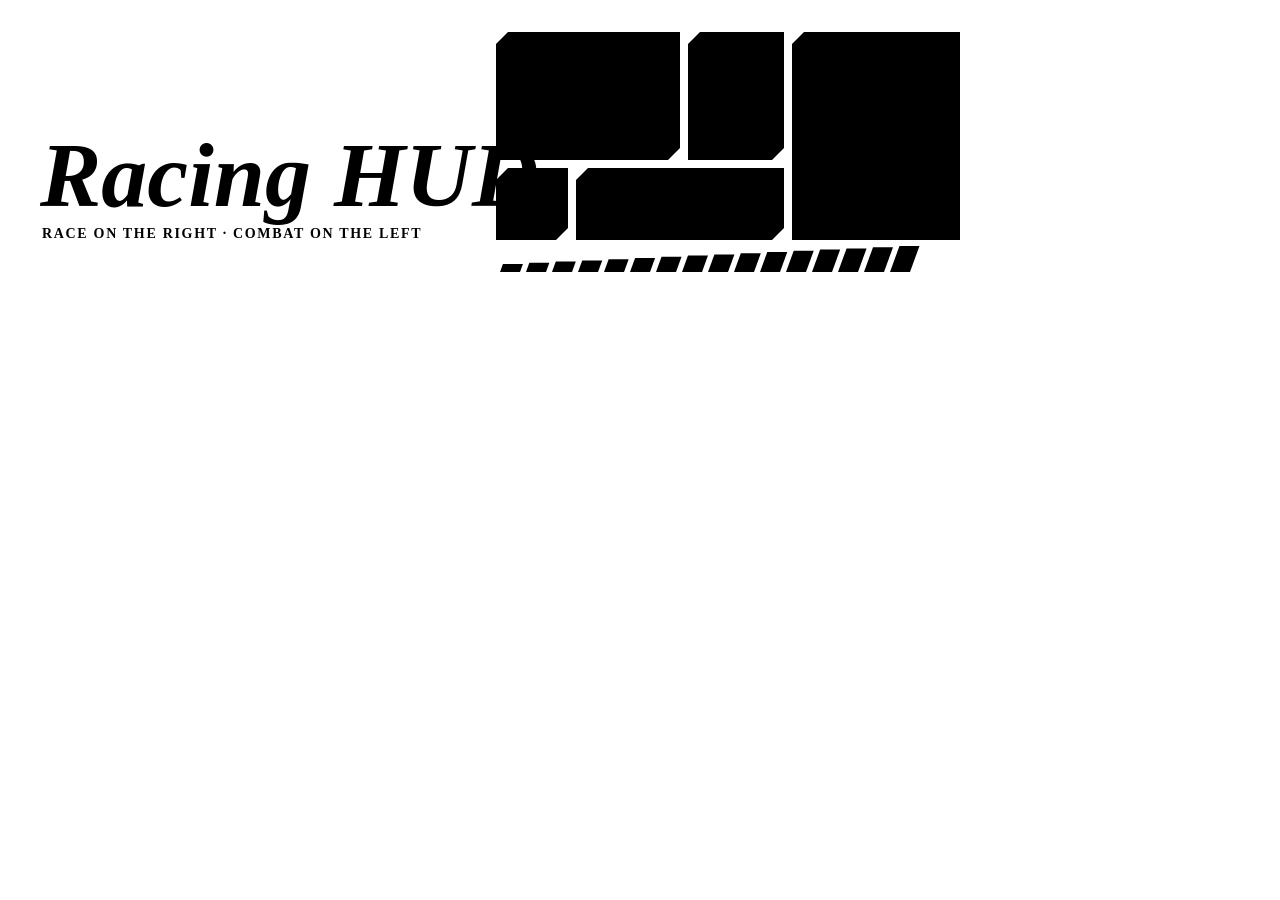
<file: design/RacingHud/components/Cover/preview.html>
<!-- @dsCard height=288 -->
<!doctype html>
<html lang="ru">
<head>
<meta charset="utf-8">
<meta name="viewport" content="width=device-width, initial-scale=1">
<style>
  html, body { margin: 0; background: var(--surface); }
  svg { display: block; width: 960px; height: 288px; background: var(--surface); }
  .combat { fill: var(--combat); } .hp { fill: var(--hp); } .race { fill: var(--race); }
  .player { fill: var(--player); } .nitro { fill: var(--nitro); }
  .seg { fill: var(--track); } .seg.lit { fill: var(--race); }
  .name { font-family: var(--font-hud); font-weight: 700; font-style: italic; font-size: 92px; fill: var(--ink); }
  .tag { font-family: var(--font-hud); font-weight: 600; font-size: 14px; letter-spacing: 0.12em; fill: var(--ink-muted); }
</style>
</head>
<body>
<svg viewBox="0 0 960 288" role="img" aria-label="Racing HUD">
  <!--
    blocks: combat 184×128, hp 96×128, race 200×208 (bleeds off the right edge), player 72×72, nitro 208×72; gaps space-2 (8px)
    arrangement: a modular grid of chamfered panels, corners cut by the cut token (12px), warm combat colours left, cool race colours right
    pattern: the speed bar — 16 skewed segments (skew -20deg) ramping in height, 11 lit in race; chosen because the segmented, slanted bar is the signature of the HUD
    steps: gap space-2, segment pitch 26px, cut 12px
  -->
  <polygon class="combat" points="508,32 680,32 680,148 668,160 496,160 496,44"/>
  <polygon class="hp" points="700,32 784,32 784,148 772,160 688,160 688,44"/>
  <polygon class="race" points="804,32 992,32 992,228 980,240 792,240 792,44"/>
  <polygon class="player" points="508,168 568,168 568,228 556,240 496,240 496,180"/>
  <polygon class="nitro" points="588,168 784,168 784,228 772,240 576,240 576,180"/>
  <rect class="seg lit" x="500" y="264.0" width="20" height="8.0" transform="skewX(-20)" style="transform-box:fill-box;transform-origin:50% 100%"/><rect class="seg lit" x="526" y="262.8" width="20" height="9.2" transform="skewX(-20)" style="transform-box:fill-box;transform-origin:50% 100%"/><rect class="seg lit" x="552" y="261.6" width="20" height="10.4" transform="skewX(-20)" style="transform-box:fill-box;transform-origin:50% 100%"/><rect class="seg lit" x="578" y="260.4" width="20" height="11.6" transform="skewX(-20)" style="transform-box:fill-box;transform-origin:50% 100%"/><rect class="seg lit" x="604" y="259.2" width="20" height="12.8" transform="skewX(-20)" style="transform-box:fill-box;transform-origin:50% 100%"/><rect class="seg lit" x="630" y="258.0" width="20" height="14.0" transform="skewX(-20)" style="transform-box:fill-box;transform-origin:50% 100%"/><rect class="seg lit" x="656" y="256.8" width="20" height="15.2" transform="skewX(-20)" style="transform-box:fill-box;transform-origin:50% 100%"/><rect class="seg lit" x="682" y="255.6" width="20" height="16.4" transform="skewX(-20)" style="transform-box:fill-box;transform-origin:50% 100%"/><rect class="seg lit" x="708" y="254.4" width="20" height="17.6" transform="skewX(-20)" style="transform-box:fill-box;transform-origin:50% 100%"/><rect class="seg lit" x="734" y="253.2" width="20" height="18.8" transform="skewX(-20)" style="transform-box:fill-box;transform-origin:50% 100%"/><rect class="seg lit" x="760" y="252.0" width="20" height="20.0" transform="skewX(-20)" style="transform-box:fill-box;transform-origin:50% 100%"/><rect class="seg" x="786" y="250.8" width="20" height="21.2" transform="skewX(-20)" style="transform-box:fill-box;transform-origin:50% 100%"/><rect class="seg" x="812" y="249.6" width="20" height="22.4" transform="skewX(-20)" style="transform-box:fill-box;transform-origin:50% 100%"/><rect class="seg" x="838" y="248.4" width="20" height="23.6" transform="skewX(-20)" style="transform-box:fill-box;transform-origin:50% 100%"/><rect class="seg" x="864" y="247.2" width="20" height="24.8" transform="skewX(-20)" style="transform-box:fill-box;transform-origin:50% 100%"/><rect class="seg" x="890" y="246.0" width="20" height="26.0" transform="skewX(-20)" style="transform-box:fill-box;transform-origin:50% 100%"/>
  <text class="name" x="40" y="206">Racing HUD</text>
  <text class="tag" x="42" y="238">RACE ON THE RIGHT · COMBAT ON THE LEFT</text>
</svg>
</body>
</html>
</file>
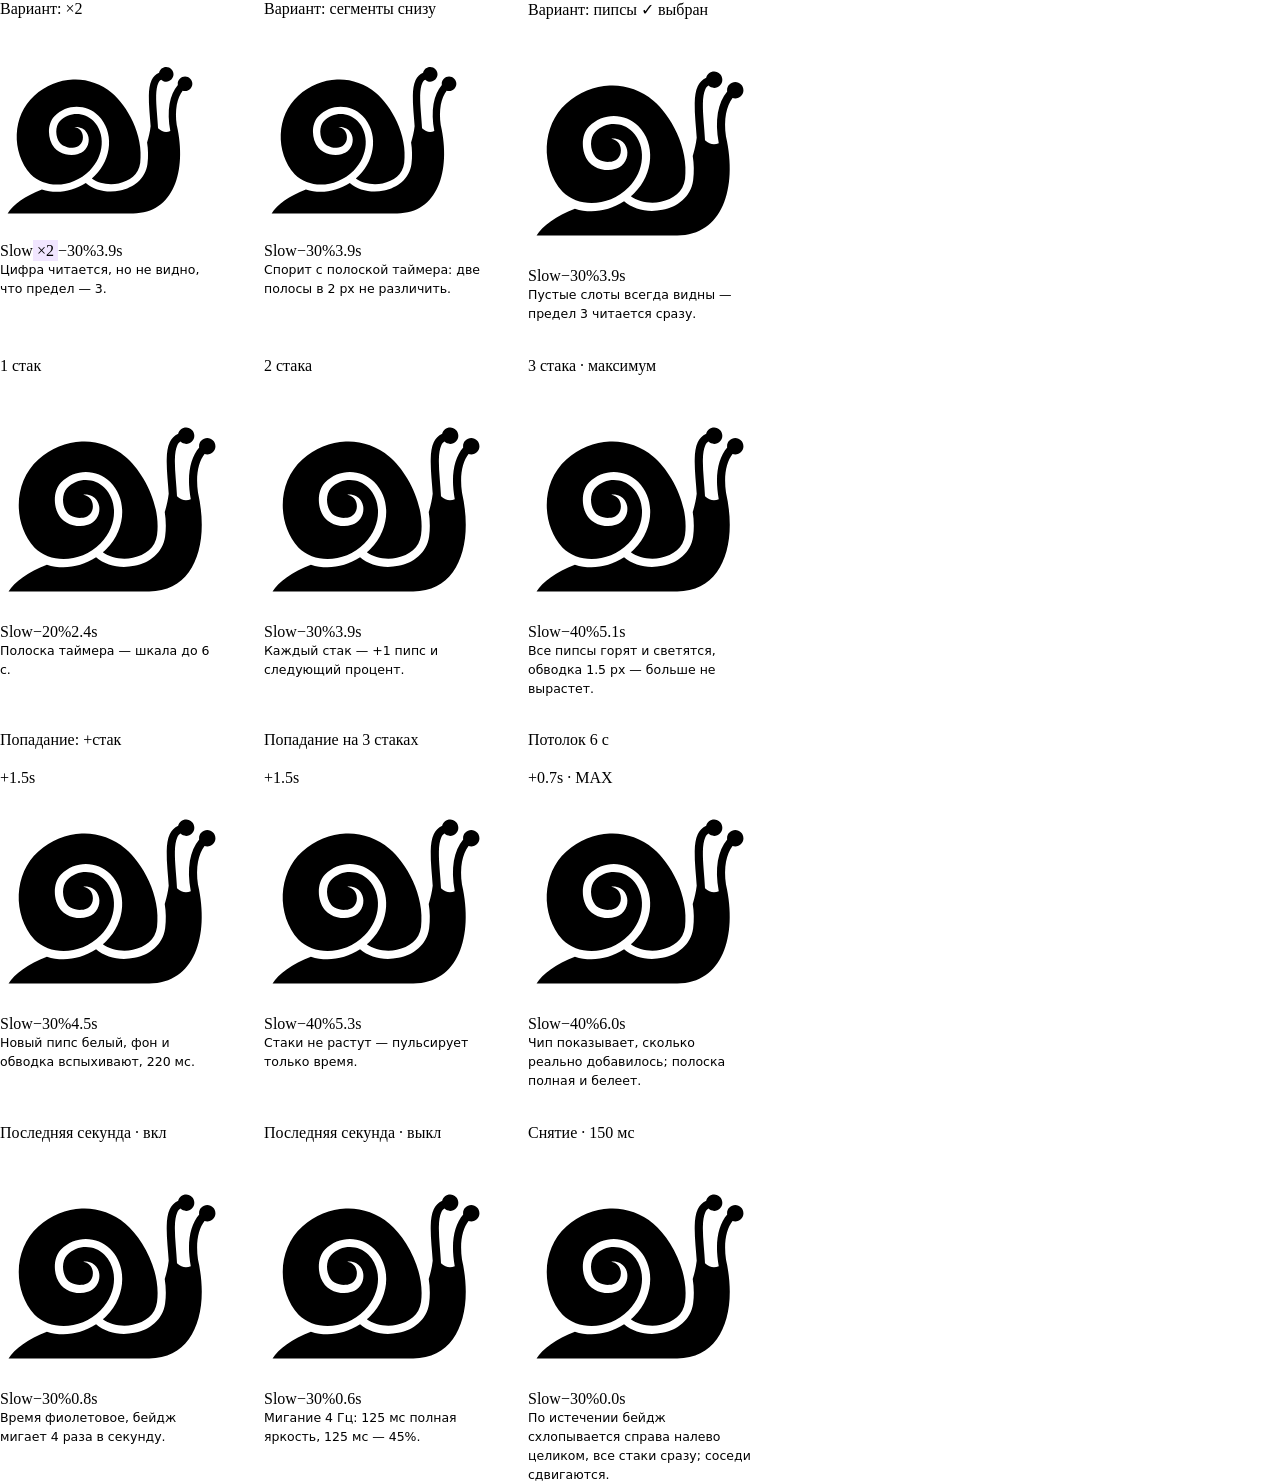
<file: design/RacingHud/components/DebuffStacks/preview.html>
<!-- @dsCard group="Combat" height=600 subtitle="Бейдж дебафа со стаками: 1–3 стака, попадание, потолок 6 с, последняя секунда" -->
<!doctype html>
<html lang="ru">
<head>
<meta charset="utf-8">
<meta name="viewport" content="width=device-width, initial-scale=1">
<style>html,body{margin:0;background:var(--surface)}
.pv{display:grid;grid-template-columns:repeat(3,224px);gap:34px 40px;align-items:start}
.dbs-case{width:224px} .dbs-case .pv-tag{white-space:nowrap}
.dbs-note{font:400 12.5px/1.35 'Fira Sans Condensed',system-ui,sans-serif;color:var(--ink-muted);max-width:206px}
.debuff-slot{position:relative;padding-top:20px}
.dbs-alt{width:200px;box-sizing:border-box}
.dbs-alt .debuff__time{margin-left:auto}
.debuff__x{color:var(--ink);background:rgba(192,140,255,.22);padding:2px 4px}
.dbs-alt--seg::after{display:none}
.dbs-segbar{position:absolute;left:0;right:0;bottom:0;height:2px;display:flex;gap:3px}
.dbs-segbar i{flex:1;background:var(--track)} .dbs-segbar i.on{background:var(--debuff)}
</style>
</head>
<body>
<div class="hud pv-scene" style="background-position:left bottom"><div class="pv">
<div class="pv-case dbs-case"><span class="pv-tag">Вариант: ×2</span><div class="debuff-slot"><div class="debuff dbs-alt" style="--p:65"><svg class="gi" viewBox="0 0 512 512" aria-hidden="true"><path fill="currentColor" d="M425.5 74.313c-8.895 0-16.35 6.21-18.25 14.53c-8.593 3.7-15.195 10.617-19.03 18.813c-5.254 11.223-6.848 24.648-7.158 39.313c-.525 24.904 2.99 53.73 4.532 79.03c-1.782 14.666-4.867 28.518-9.063 41.406c2.84 17.934 3.39 36.487.94 55.188c-5.017 38.286-36.52 61.134-70.22 67.937c-31.048 6.27-65.312.42-87.656-19.405c-34.752 22.61-76.646 28.578-112.406 16.594c-42.048 16.248-74.53 38.826-87.626 61.436H341.25c103.105 0 137.952-107.888 111.406-225.53c-.018.023-.044.038-.062.06c-5.71-40.853.98-70.45 14.906-88.905a18.6 18.6 0 0 0 6.25 1.095c10.333 0 18.688-8.386 18.688-18.72c0-10.332-8.355-18.718-18.688-18.718s-18.72 8.386-18.72 18.72c0 1.017.095 1.994.25 2.968c-21.242 25.165-28.854 65.708-19.25 117.906c-10.296 4.836-21.152 2.878-31.436-6.75c-1.286-28.002-5.364-59.27-4.844-83.905c.283-13.405 2.07-24.72 5.375-31.78c2.1-4.49 4.222-7.344 7.47-9.032c3.355 3.196 7.904 5.187 12.905 5.187c10.333 0 18.688-8.386 18.688-18.72c0-10.332-8.355-18.718-18.688-18.718M193.344 106.25c-2.196-.01-4.398.036-6.594.125c-35.143 1.42-70.142 15.475-99.063 41.25c-56.73 50.558-59.43 144.59-9.187 201.125c38.648 38.3 106.856 34.79 151.5-9.844c37.712-37.61 40.61-94.977 8.78-127c-22.1-22.23-60.996-24.817-85.843 1.188c-5.534 5.79-8.98 16.02-8.906 26.906c.076 10.887 3.653 22.003 9.532 29.063c3.593 4.313 10.625 8.476 18.5 10.468c4.687 1.187 9.596 1.58 14.094 1.25c13.195-.228 26.156-9.01 26.156-26.624c0-15.72-10.332-24.428-21.937-26.28c7.773-.697 14.783.618 20.594 3.81c8.51 4.678 13.69 12.944 15.468 21.533c3.52 16.995-5.478 37.125-25.407 43.343l.032.062c-.162.06-.337.067-.5.125c-.046.014-.078.05-.125.063c-10.572 3.753-22.202 3.567-32.968.843c-10.977-2.776-21.238-8.167-28.282-16.625c-9.418-11.306-13.744-26.222-13.844-40.874s4.01-29.453 14.062-39.97c32.03-33.52 83.263-31 112.625-1.467c39.98 40.22 35.282 109.352-8.843 153.374v.03c-2.627 2.627-5.384 5.056-8.156 7.438c17.017 12.7 44.022 17.605 68.532 12.657c28.256-5.706 51.524-22.667 55.375-52.064c9.492-72.455-34.215-147.342-72.25-179.25c-27.663-23.21-60.402-34.506-93.343-34.656z"/></svg><span class="t-label debuff__name">Slow</span><span class="t-label debuff__x">×2</span><span class="t-label debuff__mod">−30%</span><span class="t-num-sm debuff__time">3.9s</span></div></div><span class="dbs-note">Цифра читается, но не видно, что предел — 3.</span></div><div class="pv-case dbs-case"><span class="pv-tag">Вариант: сегменты снизу</span><div class="debuff-slot"><div class="debuff dbs-alt dbs-alt--seg" style="--p:65"><svg class="gi" viewBox="0 0 512 512" aria-hidden="true"><path fill="currentColor" d="M425.5 74.313c-8.895 0-16.35 6.21-18.25 14.53c-8.593 3.7-15.195 10.617-19.03 18.813c-5.254 11.223-6.848 24.648-7.158 39.313c-.525 24.904 2.99 53.73 4.532 79.03c-1.782 14.666-4.867 28.518-9.063 41.406c2.84 17.934 3.39 36.487.94 55.188c-5.017 38.286-36.52 61.134-70.22 67.937c-31.048 6.27-65.312.42-87.656-19.405c-34.752 22.61-76.646 28.578-112.406 16.594c-42.048 16.248-74.53 38.826-87.626 61.436H341.25c103.105 0 137.952-107.888 111.406-225.53c-.018.023-.044.038-.062.06c-5.71-40.853.98-70.45 14.906-88.905a18.6 18.6 0 0 0 6.25 1.095c10.333 0 18.688-8.386 18.688-18.72c0-10.332-8.355-18.718-18.688-18.718s-18.72 8.386-18.72 18.72c0 1.017.095 1.994.25 2.968c-21.242 25.165-28.854 65.708-19.25 117.906c-10.296 4.836-21.152 2.878-31.436-6.75c-1.286-28.002-5.364-59.27-4.844-83.905c.283-13.405 2.07-24.72 5.375-31.78c2.1-4.49 4.222-7.344 7.47-9.032c3.355 3.196 7.904 5.187 12.905 5.187c10.333 0 18.688-8.386 18.688-18.72c0-10.332-8.355-18.718-18.688-18.718M193.344 106.25c-2.196-.01-4.398.036-6.594.125c-35.143 1.42-70.142 15.475-99.063 41.25c-56.73 50.558-59.43 144.59-9.187 201.125c38.648 38.3 106.856 34.79 151.5-9.844c37.712-37.61 40.61-94.977 8.78-127c-22.1-22.23-60.996-24.817-85.843 1.188c-5.534 5.79-8.98 16.02-8.906 26.906c.076 10.887 3.653 22.003 9.532 29.063c3.593 4.313 10.625 8.476 18.5 10.468c4.687 1.187 9.596 1.58 14.094 1.25c13.195-.228 26.156-9.01 26.156-26.624c0-15.72-10.332-24.428-21.937-26.28c7.773-.697 14.783.618 20.594 3.81c8.51 4.678 13.69 12.944 15.468 21.533c3.52 16.995-5.478 37.125-25.407 43.343l.032.062c-.162.06-.337.067-.5.125c-.046.014-.078.05-.125.063c-10.572 3.753-22.202 3.567-32.968.843c-10.977-2.776-21.238-8.167-28.282-16.625c-9.418-11.306-13.744-26.222-13.844-40.874s4.01-29.453 14.062-39.97c32.03-33.52 83.263-31 112.625-1.467c39.98 40.22 35.282 109.352-8.843 153.374v.03c-2.627 2.627-5.384 5.056-8.156 7.438c17.017 12.7 44.022 17.605 68.532 12.657c28.256-5.706 51.524-22.667 55.375-52.064c9.492-72.455-34.215-147.342-72.25-179.25c-27.663-23.21-60.402-34.506-93.343-34.656z"/></svg><span class="t-label debuff__name">Slow</span><span class="t-label debuff__mod">−30%</span><span class="t-num-sm debuff__time">3.9s</span><span class="dbs-segbar"><i class="on"></i><i class="on"></i><i></i></span></div></div><span class="dbs-note">Спорит с полоской таймера: две полосы в 2 px не различить.</span></div><div class="pv-case dbs-case"><span class="pv-tag">Вариант: пипсы ✓ выбран</span><div class="debuff-slot"><div class="debuff debuff--stack " style="--p:65"><svg class="gi" viewBox="0 0 512 512" aria-hidden="true"><path fill="currentColor" d="M425.5 74.313c-8.895 0-16.35 6.21-18.25 14.53c-8.593 3.7-15.195 10.617-19.03 18.813c-5.254 11.223-6.848 24.648-7.158 39.313c-.525 24.904 2.99 53.73 4.532 79.03c-1.782 14.666-4.867 28.518-9.063 41.406c2.84 17.934 3.39 36.487.94 55.188c-5.017 38.286-36.52 61.134-70.22 67.937c-31.048 6.27-65.312.42-87.656-19.405c-34.752 22.61-76.646 28.578-112.406 16.594c-42.048 16.248-74.53 38.826-87.626 61.436H341.25c103.105 0 137.952-107.888 111.406-225.53c-.018.023-.044.038-.062.06c-5.71-40.853.98-70.45 14.906-88.905a18.6 18.6 0 0 0 6.25 1.095c10.333 0 18.688-8.386 18.688-18.72c0-10.332-8.355-18.718-18.688-18.718s-18.72 8.386-18.72 18.72c0 1.017.095 1.994.25 2.968c-21.242 25.165-28.854 65.708-19.25 117.906c-10.296 4.836-21.152 2.878-31.436-6.75c-1.286-28.002-5.364-59.27-4.844-83.905c.283-13.405 2.07-24.72 5.375-31.78c2.1-4.49 4.222-7.344 7.47-9.032c3.355 3.196 7.904 5.187 12.905 5.187c10.333 0 18.688-8.386 18.688-18.72c0-10.332-8.355-18.718-18.688-18.718M193.344 106.25c-2.196-.01-4.398.036-6.594.125c-35.143 1.42-70.142 15.475-99.063 41.25c-56.73 50.558-59.43 144.59-9.187 201.125c38.648 38.3 106.856 34.79 151.5-9.844c37.712-37.61 40.61-94.977 8.78-127c-22.1-22.23-60.996-24.817-85.843 1.188c-5.534 5.79-8.98 16.02-8.906 26.906c.076 10.887 3.653 22.003 9.532 29.063c3.593 4.313 10.625 8.476 18.5 10.468c4.687 1.187 9.596 1.58 14.094 1.25c13.195-.228 26.156-9.01 26.156-26.624c0-15.72-10.332-24.428-21.937-26.28c7.773-.697 14.783.618 20.594 3.81c8.51 4.678 13.69 12.944 15.468 21.533c3.52 16.995-5.478 37.125-25.407 43.343l.032.062c-.162.06-.337.067-.5.125c-.046.014-.078.05-.125.063c-10.572 3.753-22.202 3.567-32.968.843c-10.977-2.776-21.238-8.167-28.282-16.625c-9.418-11.306-13.744-26.222-13.844-40.874s4.01-29.453 14.062-39.97c32.03-33.52 83.263-31 112.625-1.467c39.98 40.22 35.282 109.352-8.843 153.374v.03c-2.627 2.627-5.384 5.056-8.156 7.438c17.017 12.7 44.022 17.605 68.532 12.657c28.256-5.706 51.524-22.667 55.375-52.064c9.492-72.455-34.215-147.342-72.25-179.25c-27.663-23.21-60.402-34.506-93.343-34.656z"/></svg><span class="t-label debuff__name">Slow</span><span class="debuff__stacks" aria-label="2 из 3"><i class="on"></i><i class="on"></i><i class=""></i></span><span class="t-label debuff__mod">−30%</span><span class="t-num-sm debuff__time">3.9s</span></div></div><span class="dbs-note">Пустые слоты всегда видны — предел 3 читается сразу.</span></div><div class="pv-case dbs-case"><span class="pv-tag">1 стак</span><div class="debuff-slot"><div class="debuff debuff--stack " style="--p:40"><svg class="gi" viewBox="0 0 512 512" aria-hidden="true"><path fill="currentColor" d="M425.5 74.313c-8.895 0-16.35 6.21-18.25 14.53c-8.593 3.7-15.195 10.617-19.03 18.813c-5.254 11.223-6.848 24.648-7.158 39.313c-.525 24.904 2.99 53.73 4.532 79.03c-1.782 14.666-4.867 28.518-9.063 41.406c2.84 17.934 3.39 36.487.94 55.188c-5.017 38.286-36.52 61.134-70.22 67.937c-31.048 6.27-65.312.42-87.656-19.405c-34.752 22.61-76.646 28.578-112.406 16.594c-42.048 16.248-74.53 38.826-87.626 61.436H341.25c103.105 0 137.952-107.888 111.406-225.53c-.018.023-.044.038-.062.06c-5.71-40.853.98-70.45 14.906-88.905a18.6 18.6 0 0 0 6.25 1.095c10.333 0 18.688-8.386 18.688-18.72c0-10.332-8.355-18.718-18.688-18.718s-18.72 8.386-18.72 18.72c0 1.017.095 1.994.25 2.968c-21.242 25.165-28.854 65.708-19.25 117.906c-10.296 4.836-21.152 2.878-31.436-6.75c-1.286-28.002-5.364-59.27-4.844-83.905c.283-13.405 2.07-24.72 5.375-31.78c2.1-4.49 4.222-7.344 7.47-9.032c3.355 3.196 7.904 5.187 12.905 5.187c10.333 0 18.688-8.386 18.688-18.72c0-10.332-8.355-18.718-18.688-18.718M193.344 106.25c-2.196-.01-4.398.036-6.594.125c-35.143 1.42-70.142 15.475-99.063 41.25c-56.73 50.558-59.43 144.59-9.187 201.125c38.648 38.3 106.856 34.79 151.5-9.844c37.712-37.61 40.61-94.977 8.78-127c-22.1-22.23-60.996-24.817-85.843 1.188c-5.534 5.79-8.98 16.02-8.906 26.906c.076 10.887 3.653 22.003 9.532 29.063c3.593 4.313 10.625 8.476 18.5 10.468c4.687 1.187 9.596 1.58 14.094 1.25c13.195-.228 26.156-9.01 26.156-26.624c0-15.72-10.332-24.428-21.937-26.28c7.773-.697 14.783.618 20.594 3.81c8.51 4.678 13.69 12.944 15.468 21.533c3.52 16.995-5.478 37.125-25.407 43.343l.032.062c-.162.06-.337.067-.5.125c-.046.014-.078.05-.125.063c-10.572 3.753-22.202 3.567-32.968.843c-10.977-2.776-21.238-8.167-28.282-16.625c-9.418-11.306-13.744-26.222-13.844-40.874s4.01-29.453 14.062-39.97c32.03-33.52 83.263-31 112.625-1.467c39.98 40.22 35.282 109.352-8.843 153.374v.03c-2.627 2.627-5.384 5.056-8.156 7.438c17.017 12.7 44.022 17.605 68.532 12.657c28.256-5.706 51.524-22.667 55.375-52.064c9.492-72.455-34.215-147.342-72.25-179.25c-27.663-23.21-60.402-34.506-93.343-34.656z"/></svg><span class="t-label debuff__name">Slow</span><span class="debuff__stacks" aria-label="1 из 3"><i class="on"></i><i class=""></i><i class=""></i></span><span class="t-label debuff__mod">−20%</span><span class="t-num-sm debuff__time">2.4s</span></div></div><span class="dbs-note">Полоска таймера — шкала до 6 с.</span></div><div class="pv-case dbs-case"><span class="pv-tag">2 стака</span><div class="debuff-slot"><div class="debuff debuff--stack " style="--p:65"><svg class="gi" viewBox="0 0 512 512" aria-hidden="true"><path fill="currentColor" d="M425.5 74.313c-8.895 0-16.35 6.21-18.25 14.53c-8.593 3.7-15.195 10.617-19.03 18.813c-5.254 11.223-6.848 24.648-7.158 39.313c-.525 24.904 2.99 53.73 4.532 79.03c-1.782 14.666-4.867 28.518-9.063 41.406c2.84 17.934 3.39 36.487.94 55.188c-5.017 38.286-36.52 61.134-70.22 67.937c-31.048 6.27-65.312.42-87.656-19.405c-34.752 22.61-76.646 28.578-112.406 16.594c-42.048 16.248-74.53 38.826-87.626 61.436H341.25c103.105 0 137.952-107.888 111.406-225.53c-.018.023-.044.038-.062.06c-5.71-40.853.98-70.45 14.906-88.905a18.6 18.6 0 0 0 6.25 1.095c10.333 0 18.688-8.386 18.688-18.72c0-10.332-8.355-18.718-18.688-18.718s-18.72 8.386-18.72 18.72c0 1.017.095 1.994.25 2.968c-21.242 25.165-28.854 65.708-19.25 117.906c-10.296 4.836-21.152 2.878-31.436-6.75c-1.286-28.002-5.364-59.27-4.844-83.905c.283-13.405 2.07-24.72 5.375-31.78c2.1-4.49 4.222-7.344 7.47-9.032c3.355 3.196 7.904 5.187 12.905 5.187c10.333 0 18.688-8.386 18.688-18.72c0-10.332-8.355-18.718-18.688-18.718M193.344 106.25c-2.196-.01-4.398.036-6.594.125c-35.143 1.42-70.142 15.475-99.063 41.25c-56.73 50.558-59.43 144.59-9.187 201.125c38.648 38.3 106.856 34.79 151.5-9.844c37.712-37.61 40.61-94.977 8.78-127c-22.1-22.23-60.996-24.817-85.843 1.188c-5.534 5.79-8.98 16.02-8.906 26.906c.076 10.887 3.653 22.003 9.532 29.063c3.593 4.313 10.625 8.476 18.5 10.468c4.687 1.187 9.596 1.58 14.094 1.25c13.195-.228 26.156-9.01 26.156-26.624c0-15.72-10.332-24.428-21.937-26.28c7.773-.697 14.783.618 20.594 3.81c8.51 4.678 13.69 12.944 15.468 21.533c3.52 16.995-5.478 37.125-25.407 43.343l.032.062c-.162.06-.337.067-.5.125c-.046.014-.078.05-.125.063c-10.572 3.753-22.202 3.567-32.968.843c-10.977-2.776-21.238-8.167-28.282-16.625c-9.418-11.306-13.744-26.222-13.844-40.874s4.01-29.453 14.062-39.97c32.03-33.52 83.263-31 112.625-1.467c39.98 40.22 35.282 109.352-8.843 153.374v.03c-2.627 2.627-5.384 5.056-8.156 7.438c17.017 12.7 44.022 17.605 68.532 12.657c28.256-5.706 51.524-22.667 55.375-52.064c9.492-72.455-34.215-147.342-72.25-179.25c-27.663-23.21-60.402-34.506-93.343-34.656z"/></svg><span class="t-label debuff__name">Slow</span><span class="debuff__stacks" aria-label="2 из 3"><i class="on"></i><i class="on"></i><i class=""></i></span><span class="t-label debuff__mod">−30%</span><span class="t-num-sm debuff__time">3.9s</span></div></div><span class="dbs-note">Каждый стак — +1 пипс и следующий процент.</span></div><div class="pv-case dbs-case"><span class="pv-tag">3 стака · максимум</span><div class="debuff-slot"><div class="debuff debuff--stack debuff--max" style="--p:85"><svg class="gi" viewBox="0 0 512 512" aria-hidden="true"><path fill="currentColor" d="M425.5 74.313c-8.895 0-16.35 6.21-18.25 14.53c-8.593 3.7-15.195 10.617-19.03 18.813c-5.254 11.223-6.848 24.648-7.158 39.313c-.525 24.904 2.99 53.73 4.532 79.03c-1.782 14.666-4.867 28.518-9.063 41.406c2.84 17.934 3.39 36.487.94 55.188c-5.017 38.286-36.52 61.134-70.22 67.937c-31.048 6.27-65.312.42-87.656-19.405c-34.752 22.61-76.646 28.578-112.406 16.594c-42.048 16.248-74.53 38.826-87.626 61.436H341.25c103.105 0 137.952-107.888 111.406-225.53c-.018.023-.044.038-.062.06c-5.71-40.853.98-70.45 14.906-88.905a18.6 18.6 0 0 0 6.25 1.095c10.333 0 18.688-8.386 18.688-18.72c0-10.332-8.355-18.718-18.688-18.718s-18.72 8.386-18.72 18.72c0 1.017.095 1.994.25 2.968c-21.242 25.165-28.854 65.708-19.25 117.906c-10.296 4.836-21.152 2.878-31.436-6.75c-1.286-28.002-5.364-59.27-4.844-83.905c.283-13.405 2.07-24.72 5.375-31.78c2.1-4.49 4.222-7.344 7.47-9.032c3.355 3.196 7.904 5.187 12.905 5.187c10.333 0 18.688-8.386 18.688-18.72c0-10.332-8.355-18.718-18.688-18.718M193.344 106.25c-2.196-.01-4.398.036-6.594.125c-35.143 1.42-70.142 15.475-99.063 41.25c-56.73 50.558-59.43 144.59-9.187 201.125c38.648 38.3 106.856 34.79 151.5-9.844c37.712-37.61 40.61-94.977 8.78-127c-22.1-22.23-60.996-24.817-85.843 1.188c-5.534 5.79-8.98 16.02-8.906 26.906c.076 10.887 3.653 22.003 9.532 29.063c3.593 4.313 10.625 8.476 18.5 10.468c4.687 1.187 9.596 1.58 14.094 1.25c13.195-.228 26.156-9.01 26.156-26.624c0-15.72-10.332-24.428-21.937-26.28c7.773-.697 14.783.618 20.594 3.81c8.51 4.678 13.69 12.944 15.468 21.533c3.52 16.995-5.478 37.125-25.407 43.343l.032.062c-.162.06-.337.067-.5.125c-.046.014-.078.05-.125.063c-10.572 3.753-22.202 3.567-32.968.843c-10.977-2.776-21.238-8.167-28.282-16.625c-9.418-11.306-13.744-26.222-13.844-40.874s4.01-29.453 14.062-39.97c32.03-33.52 83.263-31 112.625-1.467c39.98 40.22 35.282 109.352-8.843 153.374v.03c-2.627 2.627-5.384 5.056-8.156 7.438c17.017 12.7 44.022 17.605 68.532 12.657c28.256-5.706 51.524-22.667 55.375-52.064c9.492-72.455-34.215-147.342-72.25-179.25c-27.663-23.21-60.402-34.506-93.343-34.656z"/></svg><span class="t-label debuff__name">Slow</span><span class="debuff__stacks" aria-label="3 из 3"><i class="on"></i><i class="on"></i><i class="on"></i></span><span class="t-label debuff__mod">−40%</span><span class="t-num-sm debuff__time">5.1s</span></div></div><span class="dbs-note">Все пипсы горят и светятся, обводка 1.5 px — больше не вырастет.</span></div><div class="pv-case dbs-case"><span class="pv-tag">Попадание: +стак</span><div class="debuff-slot"><span class="t-label debuff__delta ">+1.5s</span><div class="debuff debuff--stack debuff--hit" style="--p:75"><svg class="gi" viewBox="0 0 512 512" aria-hidden="true"><path fill="currentColor" d="M425.5 74.313c-8.895 0-16.35 6.21-18.25 14.53c-8.593 3.7-15.195 10.617-19.03 18.813c-5.254 11.223-6.848 24.648-7.158 39.313c-.525 24.904 2.99 53.73 4.532 79.03c-1.782 14.666-4.867 28.518-9.063 41.406c2.84 17.934 3.39 36.487.94 55.188c-5.017 38.286-36.52 61.134-70.22 67.937c-31.048 6.27-65.312.42-87.656-19.405c-34.752 22.61-76.646 28.578-112.406 16.594c-42.048 16.248-74.53 38.826-87.626 61.436H341.25c103.105 0 137.952-107.888 111.406-225.53c-.018.023-.044.038-.062.06c-5.71-40.853.98-70.45 14.906-88.905a18.6 18.6 0 0 0 6.25 1.095c10.333 0 18.688-8.386 18.688-18.72c0-10.332-8.355-18.718-18.688-18.718s-18.72 8.386-18.72 18.72c0 1.017.095 1.994.25 2.968c-21.242 25.165-28.854 65.708-19.25 117.906c-10.296 4.836-21.152 2.878-31.436-6.75c-1.286-28.002-5.364-59.27-4.844-83.905c.283-13.405 2.07-24.72 5.375-31.78c2.1-4.49 4.222-7.344 7.47-9.032c3.355 3.196 7.904 5.187 12.905 5.187c10.333 0 18.688-8.386 18.688-18.72c0-10.332-8.355-18.718-18.688-18.718M193.344 106.25c-2.196-.01-4.398.036-6.594.125c-35.143 1.42-70.142 15.475-99.063 41.25c-56.73 50.558-59.43 144.59-9.187 201.125c38.648 38.3 106.856 34.79 151.5-9.844c37.712-37.61 40.61-94.977 8.78-127c-22.1-22.23-60.996-24.817-85.843 1.188c-5.534 5.79-8.98 16.02-8.906 26.906c.076 10.887 3.653 22.003 9.532 29.063c3.593 4.313 10.625 8.476 18.5 10.468c4.687 1.187 9.596 1.58 14.094 1.25c13.195-.228 26.156-9.01 26.156-26.624c0-15.72-10.332-24.428-21.937-26.28c7.773-.697 14.783.618 20.594 3.81c8.51 4.678 13.69 12.944 15.468 21.533c3.52 16.995-5.478 37.125-25.407 43.343l.032.062c-.162.06-.337.067-.5.125c-.046.014-.078.05-.125.063c-10.572 3.753-22.202 3.567-32.968.843c-10.977-2.776-21.238-8.167-28.282-16.625c-9.418-11.306-13.744-26.222-13.844-40.874s4.01-29.453 14.062-39.97c32.03-33.52 83.263-31 112.625-1.467c39.98 40.22 35.282 109.352-8.843 153.374v.03c-2.627 2.627-5.384 5.056-8.156 7.438c17.017 12.7 44.022 17.605 68.532 12.657c28.256-5.706 51.524-22.667 55.375-52.064c9.492-72.455-34.215-147.342-72.25-179.25c-27.663-23.21-60.402-34.506-93.343-34.656z"/></svg><span class="t-label debuff__name">Slow</span><span class="debuff__stacks" aria-label="2 из 3"><i class="on"></i><i class="on new"></i><i class=""></i></span><span class="t-label debuff__mod">−30%</span><span class="t-num-sm debuff__time">4.5s</span></div></div><span class="dbs-note">Новый пипс белый, фон и обводка вспыхивают, 220 мс.</span></div><div class="pv-case dbs-case"><span class="pv-tag">Попадание на 3 стаках</span><div class="debuff-slot"><span class="t-label debuff__delta ">+1.5s</span><div class="debuff debuff--stack debuff--max debuff--hit-time" style="--p:88"><svg class="gi" viewBox="0 0 512 512" aria-hidden="true"><path fill="currentColor" d="M425.5 74.313c-8.895 0-16.35 6.21-18.25 14.53c-8.593 3.7-15.195 10.617-19.03 18.813c-5.254 11.223-6.848 24.648-7.158 39.313c-.525 24.904 2.99 53.73 4.532 79.03c-1.782 14.666-4.867 28.518-9.063 41.406c2.84 17.934 3.39 36.487.94 55.188c-5.017 38.286-36.52 61.134-70.22 67.937c-31.048 6.27-65.312.42-87.656-19.405c-34.752 22.61-76.646 28.578-112.406 16.594c-42.048 16.248-74.53 38.826-87.626 61.436H341.25c103.105 0 137.952-107.888 111.406-225.53c-.018.023-.044.038-.062.06c-5.71-40.853.98-70.45 14.906-88.905a18.6 18.6 0 0 0 6.25 1.095c10.333 0 18.688-8.386 18.688-18.72c0-10.332-8.355-18.718-18.688-18.718s-18.72 8.386-18.72 18.72c0 1.017.095 1.994.25 2.968c-21.242 25.165-28.854 65.708-19.25 117.906c-10.296 4.836-21.152 2.878-31.436-6.75c-1.286-28.002-5.364-59.27-4.844-83.905c.283-13.405 2.07-24.72 5.375-31.78c2.1-4.49 4.222-7.344 7.47-9.032c3.355 3.196 7.904 5.187 12.905 5.187c10.333 0 18.688-8.386 18.688-18.72c0-10.332-8.355-18.718-18.688-18.718M193.344 106.25c-2.196-.01-4.398.036-6.594.125c-35.143 1.42-70.142 15.475-99.063 41.25c-56.73 50.558-59.43 144.59-9.187 201.125c38.648 38.3 106.856 34.79 151.5-9.844c37.712-37.61 40.61-94.977 8.78-127c-22.1-22.23-60.996-24.817-85.843 1.188c-5.534 5.79-8.98 16.02-8.906 26.906c.076 10.887 3.653 22.003 9.532 29.063c3.593 4.313 10.625 8.476 18.5 10.468c4.687 1.187 9.596 1.58 14.094 1.25c13.195-.228 26.156-9.01 26.156-26.624c0-15.72-10.332-24.428-21.937-26.28c7.773-.697 14.783.618 20.594 3.81c8.51 4.678 13.69 12.944 15.468 21.533c3.52 16.995-5.478 37.125-25.407 43.343l.032.062c-.162.06-.337.067-.5.125c-.046.014-.078.05-.125.063c-10.572 3.753-22.202 3.567-32.968.843c-10.977-2.776-21.238-8.167-28.282-16.625c-9.418-11.306-13.744-26.222-13.844-40.874s4.01-29.453 14.062-39.97c32.03-33.52 83.263-31 112.625-1.467c39.98 40.22 35.282 109.352-8.843 153.374v.03c-2.627 2.627-5.384 5.056-8.156 7.438c17.017 12.7 44.022 17.605 68.532 12.657c28.256-5.706 51.524-22.667 55.375-52.064c9.492-72.455-34.215-147.342-72.25-179.25c-27.663-23.21-60.402-34.506-93.343-34.656z"/></svg><span class="t-label debuff__name">Slow</span><span class="debuff__stacks" aria-label="3 из 3"><i class="on"></i><i class="on"></i><i class="on"></i></span><span class="t-label debuff__mod">−40%</span><span class="t-num-sm debuff__time">5.3s</span></div></div><span class="dbs-note">Стаки не растут — пульсирует только время.</span></div><div class="pv-case dbs-case"><span class="pv-tag">Потолок 6 с</span><div class="debuff-slot"><span class="t-label debuff__delta debuff__delta--cap">+0.7s · MAX</span><div class="debuff debuff--stack debuff--max debuff--cap" style="--p:100"><svg class="gi" viewBox="0 0 512 512" aria-hidden="true"><path fill="currentColor" d="M425.5 74.313c-8.895 0-16.35 6.21-18.25 14.53c-8.593 3.7-15.195 10.617-19.03 18.813c-5.254 11.223-6.848 24.648-7.158 39.313c-.525 24.904 2.99 53.73 4.532 79.03c-1.782 14.666-4.867 28.518-9.063 41.406c2.84 17.934 3.39 36.487.94 55.188c-5.017 38.286-36.52 61.134-70.22 67.937c-31.048 6.27-65.312.42-87.656-19.405c-34.752 22.61-76.646 28.578-112.406 16.594c-42.048 16.248-74.53 38.826-87.626 61.436H341.25c103.105 0 137.952-107.888 111.406-225.53c-.018.023-.044.038-.062.06c-5.71-40.853.98-70.45 14.906-88.905a18.6 18.6 0 0 0 6.25 1.095c10.333 0 18.688-8.386 18.688-18.72c0-10.332-8.355-18.718-18.688-18.718s-18.72 8.386-18.72 18.72c0 1.017.095 1.994.25 2.968c-21.242 25.165-28.854 65.708-19.25 117.906c-10.296 4.836-21.152 2.878-31.436-6.75c-1.286-28.002-5.364-59.27-4.844-83.905c.283-13.405 2.07-24.72 5.375-31.78c2.1-4.49 4.222-7.344 7.47-9.032c3.355 3.196 7.904 5.187 12.905 5.187c10.333 0 18.688-8.386 18.688-18.72c0-10.332-8.355-18.718-18.688-18.718M193.344 106.25c-2.196-.01-4.398.036-6.594.125c-35.143 1.42-70.142 15.475-99.063 41.25c-56.73 50.558-59.43 144.59-9.187 201.125c38.648 38.3 106.856 34.79 151.5-9.844c37.712-37.61 40.61-94.977 8.78-127c-22.1-22.23-60.996-24.817-85.843 1.188c-5.534 5.79-8.98 16.02-8.906 26.906c.076 10.887 3.653 22.003 9.532 29.063c3.593 4.313 10.625 8.476 18.5 10.468c4.687 1.187 9.596 1.58 14.094 1.25c13.195-.228 26.156-9.01 26.156-26.624c0-15.72-10.332-24.428-21.937-26.28c7.773-.697 14.783.618 20.594 3.81c8.51 4.678 13.69 12.944 15.468 21.533c3.52 16.995-5.478 37.125-25.407 43.343l.032.062c-.162.06-.337.067-.5.125c-.046.014-.078.05-.125.063c-10.572 3.753-22.202 3.567-32.968.843c-10.977-2.776-21.238-8.167-28.282-16.625c-9.418-11.306-13.744-26.222-13.844-40.874s4.01-29.453 14.062-39.97c32.03-33.52 83.263-31 112.625-1.467c39.98 40.22 35.282 109.352-8.843 153.374v.03c-2.627 2.627-5.384 5.056-8.156 7.438c17.017 12.7 44.022 17.605 68.532 12.657c28.256-5.706 51.524-22.667 55.375-52.064c9.492-72.455-34.215-147.342-72.25-179.25c-27.663-23.21-60.402-34.506-93.343-34.656z"/></svg><span class="t-label debuff__name">Slow</span><span class="debuff__stacks" aria-label="3 из 3"><i class="on"></i><i class="on"></i><i class="on"></i></span><span class="t-label debuff__mod">−40%</span><span class="t-num-sm debuff__time">6.0s</span></div></div><span class="dbs-note">Чип показывает, сколько реально добавилось; полоска полная и белеет.</span></div><div class="pv-case dbs-case"><span class="pv-tag">Последняя секунда · вкл</span><div class="debuff-slot"><div class="debuff debuff--stack debuff--ending" style="--p:13"><svg class="gi" viewBox="0 0 512 512" aria-hidden="true"><path fill="currentColor" d="M425.5 74.313c-8.895 0-16.35 6.21-18.25 14.53c-8.593 3.7-15.195 10.617-19.03 18.813c-5.254 11.223-6.848 24.648-7.158 39.313c-.525 24.904 2.99 53.73 4.532 79.03c-1.782 14.666-4.867 28.518-9.063 41.406c2.84 17.934 3.39 36.487.94 55.188c-5.017 38.286-36.52 61.134-70.22 67.937c-31.048 6.27-65.312.42-87.656-19.405c-34.752 22.61-76.646 28.578-112.406 16.594c-42.048 16.248-74.53 38.826-87.626 61.436H341.25c103.105 0 137.952-107.888 111.406-225.53c-.018.023-.044.038-.062.06c-5.71-40.853.98-70.45 14.906-88.905a18.6 18.6 0 0 0 6.25 1.095c10.333 0 18.688-8.386 18.688-18.72c0-10.332-8.355-18.718-18.688-18.718s-18.72 8.386-18.72 18.72c0 1.017.095 1.994.25 2.968c-21.242 25.165-28.854 65.708-19.25 117.906c-10.296 4.836-21.152 2.878-31.436-6.75c-1.286-28.002-5.364-59.27-4.844-83.905c.283-13.405 2.07-24.72 5.375-31.78c2.1-4.49 4.222-7.344 7.47-9.032c3.355 3.196 7.904 5.187 12.905 5.187c10.333 0 18.688-8.386 18.688-18.72c0-10.332-8.355-18.718-18.688-18.718M193.344 106.25c-2.196-.01-4.398.036-6.594.125c-35.143 1.42-70.142 15.475-99.063 41.25c-56.73 50.558-59.43 144.59-9.187 201.125c38.648 38.3 106.856 34.79 151.5-9.844c37.712-37.61 40.61-94.977 8.78-127c-22.1-22.23-60.996-24.817-85.843 1.188c-5.534 5.79-8.98 16.02-8.906 26.906c.076 10.887 3.653 22.003 9.532 29.063c3.593 4.313 10.625 8.476 18.5 10.468c4.687 1.187 9.596 1.58 14.094 1.25c13.195-.228 26.156-9.01 26.156-26.624c0-15.72-10.332-24.428-21.937-26.28c7.773-.697 14.783.618 20.594 3.81c8.51 4.678 13.69 12.944 15.468 21.533c3.52 16.995-5.478 37.125-25.407 43.343l.032.062c-.162.06-.337.067-.5.125c-.046.014-.078.05-.125.063c-10.572 3.753-22.202 3.567-32.968.843c-10.977-2.776-21.238-8.167-28.282-16.625c-9.418-11.306-13.744-26.222-13.844-40.874s4.01-29.453 14.062-39.97c32.03-33.52 83.263-31 112.625-1.467c39.98 40.22 35.282 109.352-8.843 153.374v.03c-2.627 2.627-5.384 5.056-8.156 7.438c17.017 12.7 44.022 17.605 68.532 12.657c28.256-5.706 51.524-22.667 55.375-52.064c9.492-72.455-34.215-147.342-72.25-179.25c-27.663-23.21-60.402-34.506-93.343-34.656z"/></svg><span class="t-label debuff__name">Slow</span><span class="debuff__stacks" aria-label="2 из 3"><i class="on"></i><i class="on"></i><i class=""></i></span><span class="t-label debuff__mod">−30%</span><span class="t-num-sm debuff__time">0.8s</span></div></div><span class="dbs-note">Время фиолетовое, бейдж мигает 4 раза в секунду.</span></div><div class="pv-case dbs-case"><span class="pv-tag">Последняя секунда · выкл</span><div class="debuff-slot"><div class="debuff debuff--stack debuff--ending debuff--blink-off" style="--p:10"><svg class="gi" viewBox="0 0 512 512" aria-hidden="true"><path fill="currentColor" d="M425.5 74.313c-8.895 0-16.35 6.21-18.25 14.53c-8.593 3.7-15.195 10.617-19.03 18.813c-5.254 11.223-6.848 24.648-7.158 39.313c-.525 24.904 2.99 53.73 4.532 79.03c-1.782 14.666-4.867 28.518-9.063 41.406c2.84 17.934 3.39 36.487.94 55.188c-5.017 38.286-36.52 61.134-70.22 67.937c-31.048 6.27-65.312.42-87.656-19.405c-34.752 22.61-76.646 28.578-112.406 16.594c-42.048 16.248-74.53 38.826-87.626 61.436H341.25c103.105 0 137.952-107.888 111.406-225.53c-.018.023-.044.038-.062.06c-5.71-40.853.98-70.45 14.906-88.905a18.6 18.6 0 0 0 6.25 1.095c10.333 0 18.688-8.386 18.688-18.72c0-10.332-8.355-18.718-18.688-18.718s-18.72 8.386-18.72 18.72c0 1.017.095 1.994.25 2.968c-21.242 25.165-28.854 65.708-19.25 117.906c-10.296 4.836-21.152 2.878-31.436-6.75c-1.286-28.002-5.364-59.27-4.844-83.905c.283-13.405 2.07-24.72 5.375-31.78c2.1-4.49 4.222-7.344 7.47-9.032c3.355 3.196 7.904 5.187 12.905 5.187c10.333 0 18.688-8.386 18.688-18.72c0-10.332-8.355-18.718-18.688-18.718M193.344 106.25c-2.196-.01-4.398.036-6.594.125c-35.143 1.42-70.142 15.475-99.063 41.25c-56.73 50.558-59.43 144.59-9.187 201.125c38.648 38.3 106.856 34.79 151.5-9.844c37.712-37.61 40.61-94.977 8.78-127c-22.1-22.23-60.996-24.817-85.843 1.188c-5.534 5.79-8.98 16.02-8.906 26.906c.076 10.887 3.653 22.003 9.532 29.063c3.593 4.313 10.625 8.476 18.5 10.468c4.687 1.187 9.596 1.58 14.094 1.25c13.195-.228 26.156-9.01 26.156-26.624c0-15.72-10.332-24.428-21.937-26.28c7.773-.697 14.783.618 20.594 3.81c8.51 4.678 13.69 12.944 15.468 21.533c3.52 16.995-5.478 37.125-25.407 43.343l.032.062c-.162.06-.337.067-.5.125c-.046.014-.078.05-.125.063c-10.572 3.753-22.202 3.567-32.968.843c-10.977-2.776-21.238-8.167-28.282-16.625c-9.418-11.306-13.744-26.222-13.844-40.874s4.01-29.453 14.062-39.97c32.03-33.52 83.263-31 112.625-1.467c39.98 40.22 35.282 109.352-8.843 153.374v.03c-2.627 2.627-5.384 5.056-8.156 7.438c17.017 12.7 44.022 17.605 68.532 12.657c28.256-5.706 51.524-22.667 55.375-52.064c9.492-72.455-34.215-147.342-72.25-179.25c-27.663-23.21-60.402-34.506-93.343-34.656z"/></svg><span class="t-label debuff__name">Slow</span><span class="debuff__stacks" aria-label="2 из 3"><i class="on"></i><i class="on"></i><i class=""></i></span><span class="t-label debuff__mod">−30%</span><span class="t-num-sm debuff__time">0.6s</span></div></div><span class="dbs-note">Мигание 4 Гц: 125 мс полная яркость, 125 мс — 45%.</span></div><div class="pv-case dbs-case"><span class="pv-tag">Снятие · 150 мс</span><div class="debuff-slot"><div class="debuff debuff--stack debuff--collapse" style="--p:0"><svg class="gi" viewBox="0 0 512 512" aria-hidden="true"><path fill="currentColor" d="M425.5 74.313c-8.895 0-16.35 6.21-18.25 14.53c-8.593 3.7-15.195 10.617-19.03 18.813c-5.254 11.223-6.848 24.648-7.158 39.313c-.525 24.904 2.99 53.73 4.532 79.03c-1.782 14.666-4.867 28.518-9.063 41.406c2.84 17.934 3.39 36.487.94 55.188c-5.017 38.286-36.52 61.134-70.22 67.937c-31.048 6.27-65.312.42-87.656-19.405c-34.752 22.61-76.646 28.578-112.406 16.594c-42.048 16.248-74.53 38.826-87.626 61.436H341.25c103.105 0 137.952-107.888 111.406-225.53c-.018.023-.044.038-.062.06c-5.71-40.853.98-70.45 14.906-88.905a18.6 18.6 0 0 0 6.25 1.095c10.333 0 18.688-8.386 18.688-18.72c0-10.332-8.355-18.718-18.688-18.718s-18.72 8.386-18.72 18.72c0 1.017.095 1.994.25 2.968c-21.242 25.165-28.854 65.708-19.25 117.906c-10.296 4.836-21.152 2.878-31.436-6.75c-1.286-28.002-5.364-59.27-4.844-83.905c.283-13.405 2.07-24.72 5.375-31.78c2.1-4.49 4.222-7.344 7.47-9.032c3.355 3.196 7.904 5.187 12.905 5.187c10.333 0 18.688-8.386 18.688-18.72c0-10.332-8.355-18.718-18.688-18.718M193.344 106.25c-2.196-.01-4.398.036-6.594.125c-35.143 1.42-70.142 15.475-99.063 41.25c-56.73 50.558-59.43 144.59-9.187 201.125c38.648 38.3 106.856 34.79 151.5-9.844c37.712-37.61 40.61-94.977 8.78-127c-22.1-22.23-60.996-24.817-85.843 1.188c-5.534 5.79-8.98 16.02-8.906 26.906c.076 10.887 3.653 22.003 9.532 29.063c3.593 4.313 10.625 8.476 18.5 10.468c4.687 1.187 9.596 1.58 14.094 1.25c13.195-.228 26.156-9.01 26.156-26.624c0-15.72-10.332-24.428-21.937-26.28c7.773-.697 14.783.618 20.594 3.81c8.51 4.678 13.69 12.944 15.468 21.533c3.52 16.995-5.478 37.125-25.407 43.343l.032.062c-.162.06-.337.067-.5.125c-.046.014-.078.05-.125.063c-10.572 3.753-22.202 3.567-32.968.843c-10.977-2.776-21.238-8.167-28.282-16.625c-9.418-11.306-13.744-26.222-13.844-40.874s4.01-29.453 14.062-39.97c32.03-33.52 83.263-31 112.625-1.467c39.98 40.22 35.282 109.352-8.843 153.374v.03c-2.627 2.627-5.384 5.056-8.156 7.438c17.017 12.7 44.022 17.605 68.532 12.657c28.256-5.706 51.524-22.667 55.375-52.064c9.492-72.455-34.215-147.342-72.25-179.25c-27.663-23.21-60.402-34.506-93.343-34.656z"/></svg><span class="t-label debuff__name">Slow</span><span class="debuff__stacks"><i class="on"></i><i class="on"></i><i></i></span><span class="t-label debuff__mod">−30%</span><span class="t-num-sm debuff__time">0.0s</span></div></div><span class="dbs-note">По истечении бейдж схлопывается справа налево целиком, все стаки сразу; соседи сдвигаются.</span></div>
</div></div>
</body>
</html>
</file>
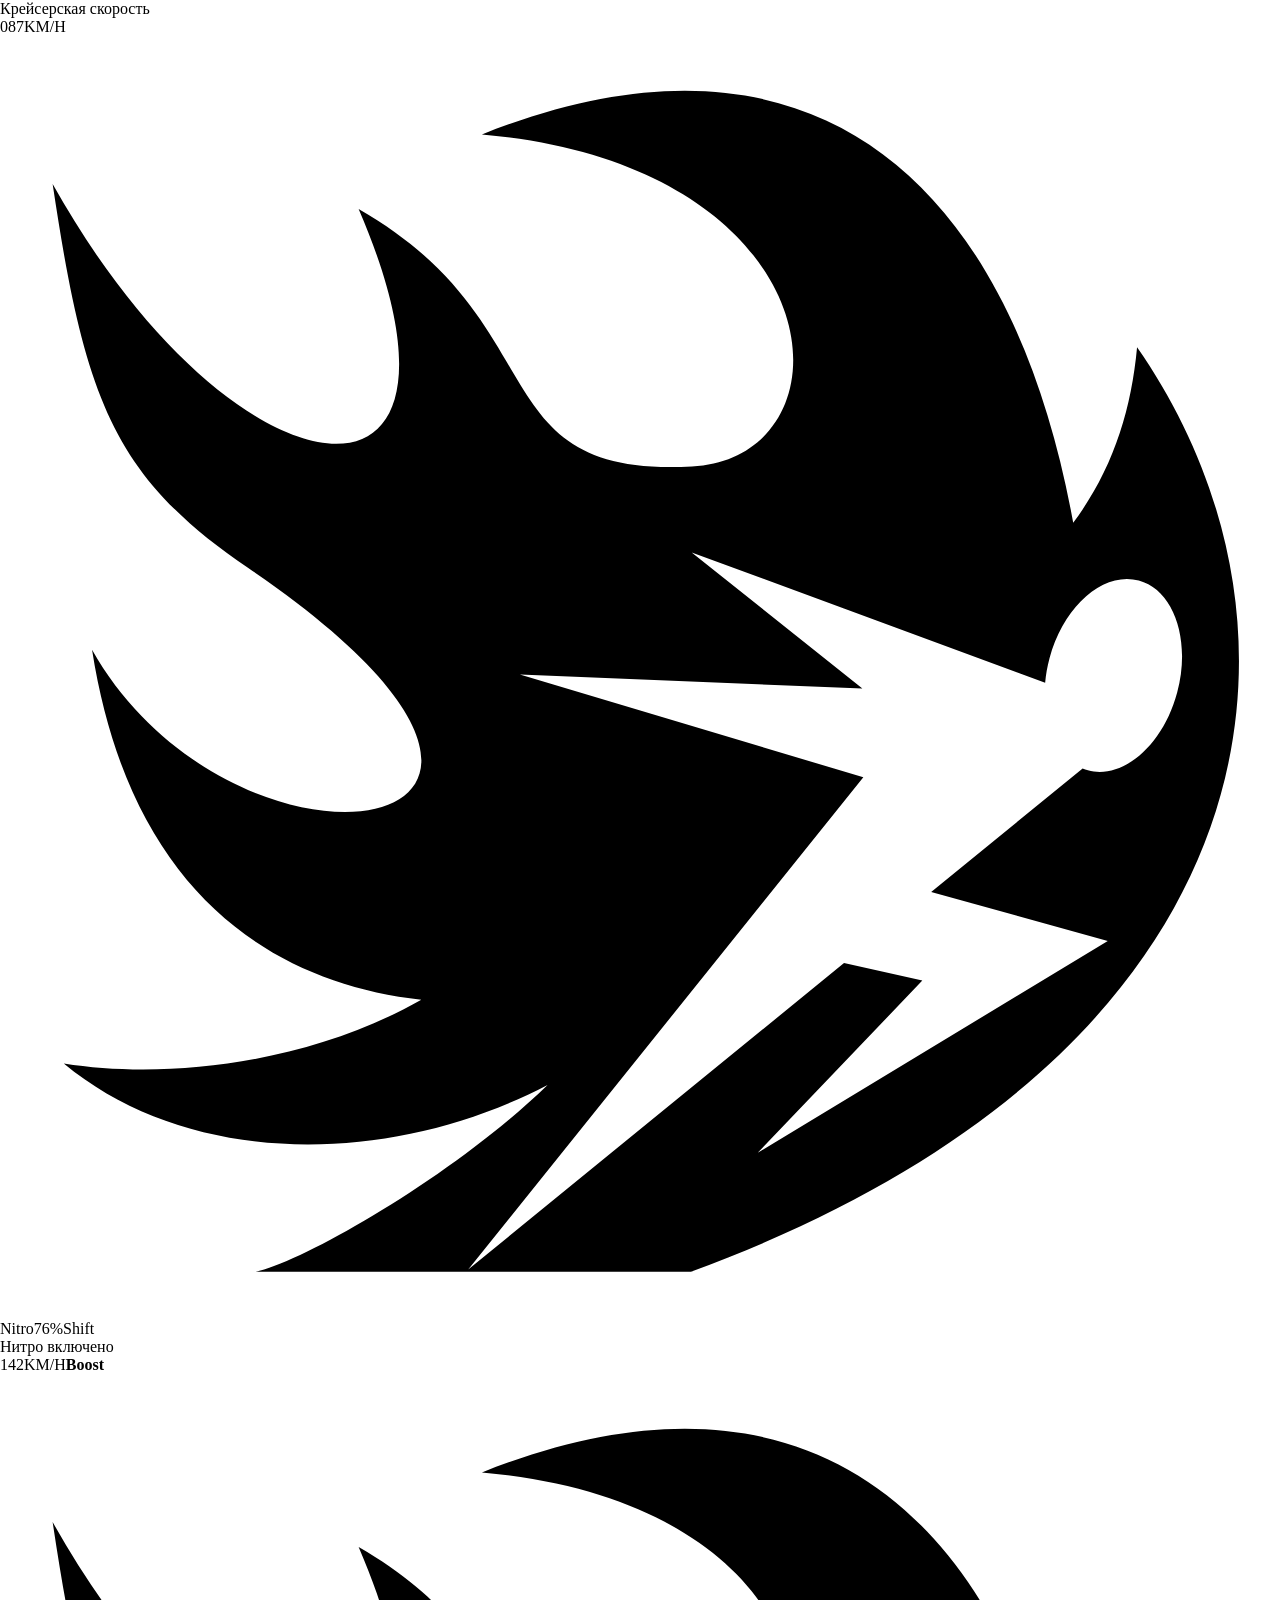
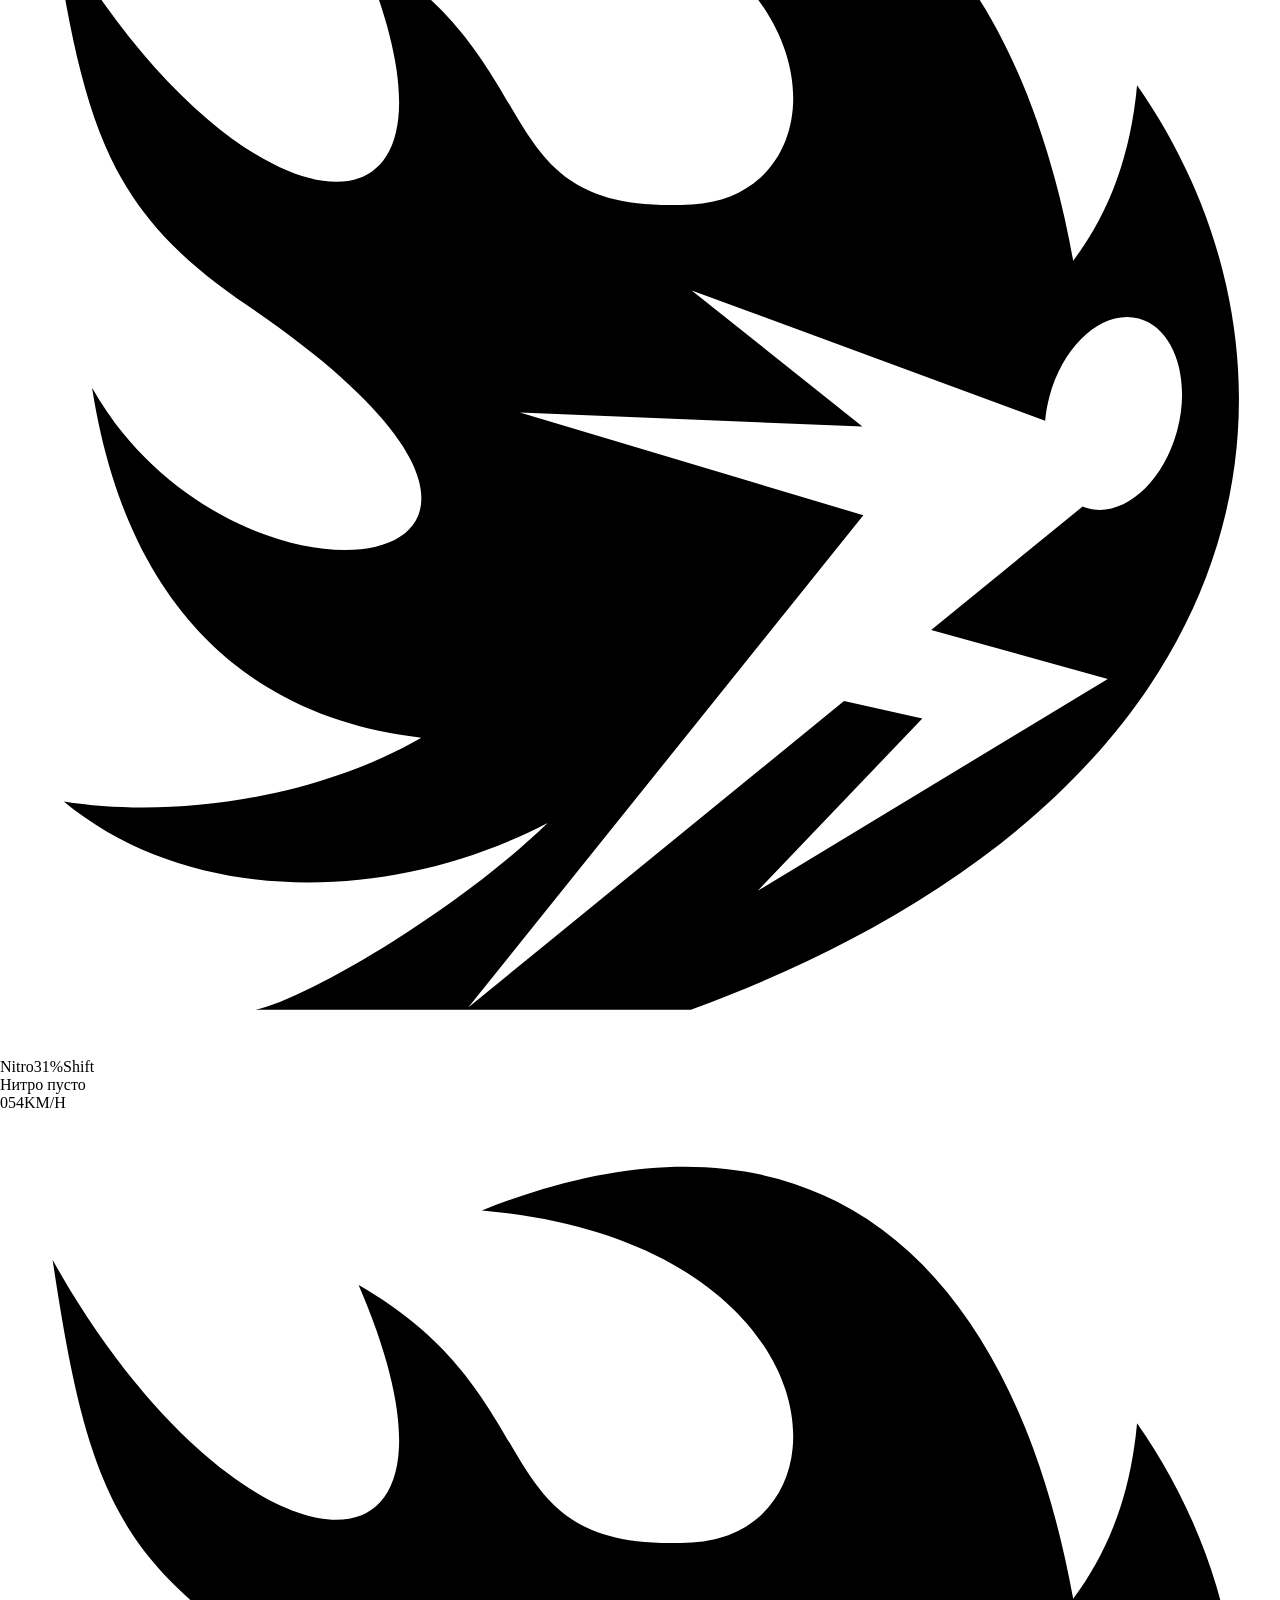
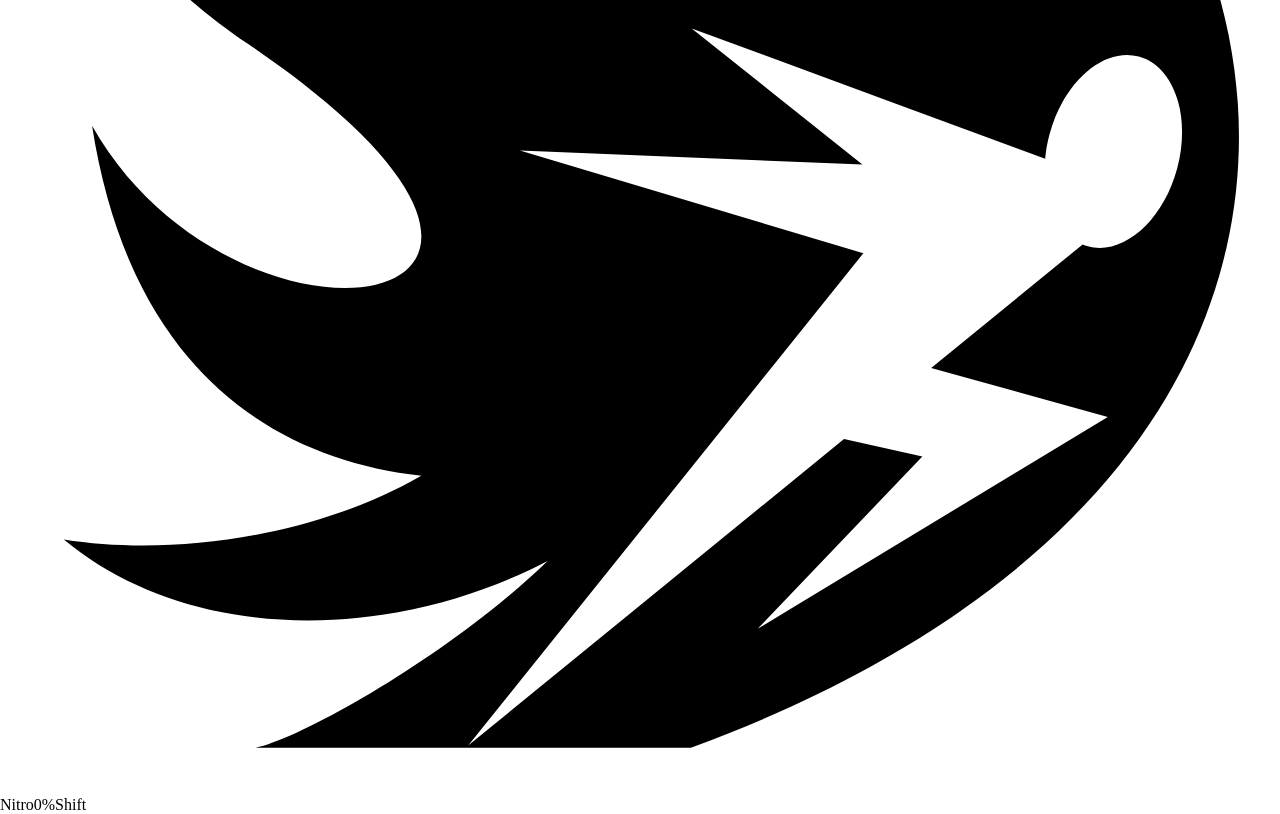
<file: design/RacingHud/components/Drive/preview.html>
<!-- @dsCard group="Race" height=330 subtitle="Скорость и нитро: крейсер, ускорение, нитро пусто" -->
<!doctype html>
<html lang="ru">
<head>
<meta charset="utf-8">
<meta name="viewport" content="width=device-width, initial-scale=1">
<style>html,body{margin:0;background:var(--surface)}</style>
</head>
<body>
<div class="hud pv-scene" style="background-position:right bottom"><div class="pv">
  <div class="pv-case"><span class="pv-tag">Крейсерская скорость</span>
    <div class="drive">
      <div class="speed"><span class="t-speed speed__num"><span class="lead">0</span>87</span><span class="speed__unit"><span class="t-label">KM/H</span></span></div>
      <div class="segs" aria-hidden="true"><i class="seg on" style="--h:10px"></i><i class="seg on" style="--h:11px"></i><i class="seg on" style="--h:11px"></i><i class="seg on" style="--h:12px"></i><i class="seg on" style="--h:13px"></i><i class="seg on" style="--h:13px"></i><i class="seg on" style="--h:14px"></i><i class="seg on" style="--h:15px"></i><i class="seg on" style="--h:15px"></i><i class="seg on" style="--h:16px"></i><i class="seg on" style="--h:17px"></i><i class="seg on" style="--h:17px"></i><i class="seg on" style="--h:18px"></i><i class="seg on peak" style="--h:19px"></i><i class="seg" style="--h:19px"></i><i class="seg" style="--h:20px"></i><i class="seg" style="--h:21px"></i><i class="seg" style="--h:21px"></i><i class="seg" style="--h:22px"></i><i class="seg" style="--h:23px"></i><i class="seg" style="--h:23px"></i><i class="seg" style="--h:24px"></i></div>
      <div class="nitro"><span class="nitro__name"><svg class="gi" viewBox="0 0 512 512" aria-hidden="true"><path fill="currentColor" d="M273.857 21.904c-24.193.012-51.198 5.552-81.1 17.467c143.7 12.608 150.35 129.263 84.032 132.814c-85.27 4.565-53.232-57.217-133.34-103.03C200.445 201.48 94.44 190.33 21.054 59.23c12.805 85.755 24.28 116.942 78.26 153.596C261.996 323.294 94.618 347.8 36.82 245.53c14.568 93.454 68.364 132.803 131.707 139.93c-42.753 24.49-99.452 32.49-143.01 25.556c51.025 42.317 131.606 40.94 193.515 8.576c-37.137 36.123-97.446 70.644-116.803 74.728H276.36C517 405.563 530.305 232.45 454.827 124.492c-2.433 26.21-10.08 49.507-25.545 70.23c-18.48-102.394-69.02-172.86-155.426-172.818zm2.82 184.666l141.384 52.155c.286-3.207.86-6.495 1.747-9.807c5.62-20.973 21.605-34.913 35.705-31.135s20.973 23.842 15.353 44.815c-5.62 20.974-21.603 34.914-35.703 31.136a18 18 0 0 1-2.113-.72l-60.58 49.394l70.637 19.584l-140.023 84.71l65.848-68.866l-31.32-7.006l-150.335 122.58l158.06-196.89l-137.39-41.137l137.006 5.654l-68.275-54.467z"/></svg><span class="t-label">Nitro</span></span><span class="nitro__bar" style="--fill:76%"><i></i></span><span class="nitro__val"><span class="t-num-sm">76%</span><span class="key">Shift</span></span></div>
    </div>
  </div>
  <div class="pv-case"><span class="pv-tag">Нитро включено</span>
    <div class="drive">
      <div class="speed"><span class="t-speed speed__num">142</span><span class="speed__unit"><span class="t-label">KM/H</span><b class="t-label" style="color:var(--nitro)">Boost</b></span></div>
      <div class="segs" aria-hidden="true"><i class="seg on" style="--h:10px"></i><i class="seg on" style="--h:11px"></i><i class="seg on" style="--h:11px"></i><i class="seg on" style="--h:12px"></i><i class="seg on" style="--h:13px"></i><i class="seg on" style="--h:13px"></i><i class="seg on" style="--h:14px"></i><i class="seg on" style="--h:15px"></i><i class="seg on" style="--h:15px"></i><i class="seg on" style="--h:16px"></i><i class="seg on" style="--h:17px"></i><i class="seg on" style="--h:17px"></i><i class="seg on" style="--h:18px"></i><i class="seg on" style="--h:19px"></i><i class="seg on" style="--h:19px"></i><i class="seg on" style="--h:20px"></i><i class="seg on" style="--h:21px"></i><i class="seg on" style="--h:21px"></i><i class="seg on" style="--h:22px"></i><i class="seg on" style="--h:23px"></i><i class="seg on peak" style="--h:23px"></i><i class="seg" style="--h:24px"></i></div>
      <div class="nitro nitro--boost"><span class="nitro__name"><svg class="gi" viewBox="0 0 512 512" aria-hidden="true"><path fill="currentColor" d="M273.857 21.904c-24.193.012-51.198 5.552-81.1 17.467c143.7 12.608 150.35 129.263 84.032 132.814c-85.27 4.565-53.232-57.217-133.34-103.03C200.445 201.48 94.44 190.33 21.054 59.23c12.805 85.755 24.28 116.942 78.26 153.596C261.996 323.294 94.618 347.8 36.82 245.53c14.568 93.454 68.364 132.803 131.707 139.93c-42.753 24.49-99.452 32.49-143.01 25.556c51.025 42.317 131.606 40.94 193.515 8.576c-37.137 36.123-97.446 70.644-116.803 74.728H276.36C517 405.563 530.305 232.45 454.827 124.492c-2.433 26.21-10.08 49.507-25.545 70.23c-18.48-102.394-69.02-172.86-155.426-172.818zm2.82 184.666l141.384 52.155c.286-3.207.86-6.495 1.747-9.807c5.62-20.973 21.605-34.913 35.705-31.135s20.973 23.842 15.353 44.815c-5.62 20.974-21.603 34.914-35.703 31.136a18 18 0 0 1-2.113-.72l-60.58 49.394l70.637 19.584l-140.023 84.71l65.848-68.866l-31.32-7.006l-150.335 122.58l158.06-196.89l-137.39-41.137l137.006 5.654l-68.275-54.467z"/></svg><span class="t-label">Nitro</span></span><span class="nitro__bar" style="--fill:31%"><i></i></span><span class="nitro__val"><span class="t-num-sm">31%</span><span class="key">Shift</span></span></div>
    </div>
  </div>
  <div class="pv-case"><span class="pv-tag">Нитро пусто</span>
    <div class="drive">
      <div class="speed"><span class="t-speed speed__num"><span class="lead">0</span>54</span><span class="speed__unit"><span class="t-label">KM/H</span></span></div>
      <div class="segs" aria-hidden="true"><i class="seg on" style="--h:10px"></i><i class="seg on" style="--h:11px"></i><i class="seg on" style="--h:11px"></i><i class="seg on" style="--h:12px"></i><i class="seg on" style="--h:13px"></i><i class="seg on" style="--h:13px"></i><i class="seg on" style="--h:14px"></i><i class="seg on peak" style="--h:15px"></i><i class="seg" style="--h:15px"></i><i class="seg" style="--h:16px"></i><i class="seg" style="--h:17px"></i><i class="seg" style="--h:17px"></i><i class="seg" style="--h:18px"></i><i class="seg" style="--h:19px"></i><i class="seg" style="--h:19px"></i><i class="seg" style="--h:20px"></i><i class="seg" style="--h:21px"></i><i class="seg" style="--h:21px"></i><i class="seg" style="--h:22px"></i><i class="seg" style="--h:23px"></i><i class="seg" style="--h:23px"></i><i class="seg" style="--h:24px"></i></div>
      <div class="nitro nitro--empty"><span class="nitro__name"><svg class="gi" viewBox="0 0 512 512" aria-hidden="true"><path fill="currentColor" d="M273.857 21.904c-24.193.012-51.198 5.552-81.1 17.467c143.7 12.608 150.35 129.263 84.032 132.814c-85.27 4.565-53.232-57.217-133.34-103.03C200.445 201.48 94.44 190.33 21.054 59.23c12.805 85.755 24.28 116.942 78.26 153.596C261.996 323.294 94.618 347.8 36.82 245.53c14.568 93.454 68.364 132.803 131.707 139.93c-42.753 24.49-99.452 32.49-143.01 25.556c51.025 42.317 131.606 40.94 193.515 8.576c-37.137 36.123-97.446 70.644-116.803 74.728H276.36C517 405.563 530.305 232.45 454.827 124.492c-2.433 26.21-10.08 49.507-25.545 70.23c-18.48-102.394-69.02-172.86-155.426-172.818zm2.82 184.666l141.384 52.155c.286-3.207.86-6.495 1.747-9.807c5.62-20.973 21.605-34.913 35.705-31.135s20.973 23.842 15.353 44.815c-5.62 20.974-21.603 34.914-35.703 31.136a18 18 0 0 1-2.113-.72l-60.58 49.394l70.637 19.584l-140.023 84.71l65.848-68.866l-31.32-7.006l-150.335 122.58l158.06-196.89l-137.39-41.137l137.006 5.654l-68.275-54.467z"/></svg><span class="t-label">Nitro</span></span><span class="nitro__bar" style="--fill:0%"><i></i></span><span class="nitro__val"><span class="t-num-sm">0%</span><span class="key">Shift</span></span></div>
    </div>
  </div>
</div></div>
</body>
</html>
</file>
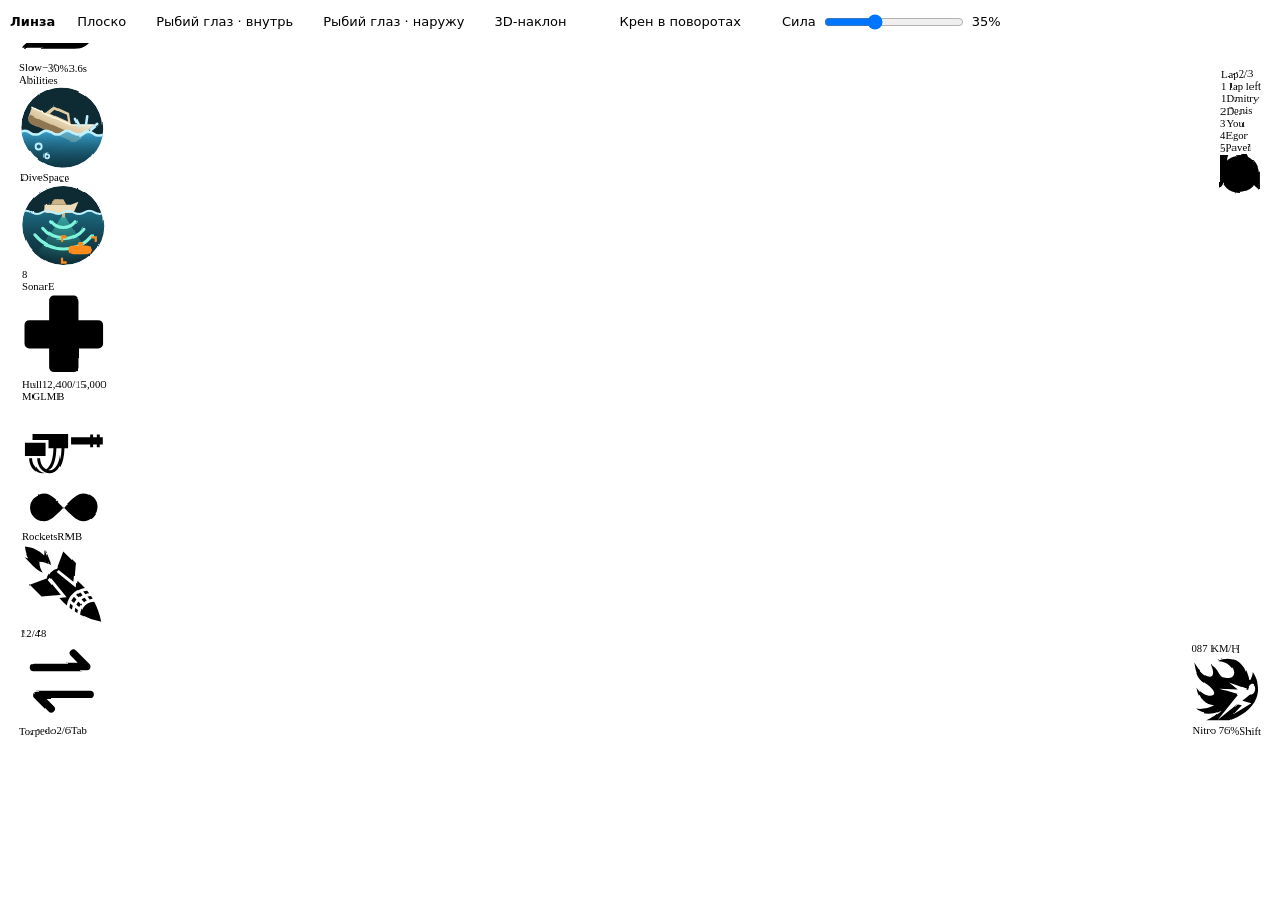
<file: design/RacingHud/components/HudScreen/preview.html>
<!-- @dsCard group="Screen" width=1280 height=770 page subtitle="Полный HUD 16:9: слева бой, справа гонка; линза: плоско / рыбий глаз / 3D-наклон, крен в поворотах" -->
<!doctype html>
<html lang="ru">
<head>
<meta charset="utf-8">
<meta name="viewport" content="width=device-width, initial-scale=1">
<style>
  html, body { margin: 0; background: var(--surface); }
  .ctrl { display: flex; flex-wrap: wrap; gap: 6px; align-items: center; padding: 8px 10px; background: var(--surface); font: 500 13px/1 system-ui, sans-serif; color: var(--ink-muted); }
  .ctrl b { font-weight: 600; color: var(--ink); margin-right: 4px; }
  .ctrl .sep { width: 1px; height: 20px; background: var(--edge); margin: 0 8px; }
  .ctrl button {
    font: 500 13px/1 system-ui, sans-serif; color: var(--ink); background: var(--glass-strong);
    border: 1px solid var(--edge); border-radius: var(--radius-key); padding: 7px 12px; cursor: pointer;
  }
  .ctrl button[aria-pressed="true"] { background: var(--race); color: var(--on-accent); border-color: transparent; }
  .ctrl button:focus-visible { outline: 2px solid var(--ink); outline-offset: 2px; }
  #wrap { position: relative; width: 100%; overflow: hidden; }
  #stage { position: absolute; left: 0; top: 0; width: 1920px; height: 1080px; transform-origin: 0 0; overflow: hidden; }
  .abs { position: absolute; }
  #lens, #hud { position: absolute; inset: 0; }
  #hud { --s: 0.35; }
  .ctrl input[type=range] { width: 140px; accent-color: var(--race); }
  .ctrl output { min-width: 34px; color: var(--ink); font-variant-numeric: tabular-nums; }
  #lens.fisheye { filter: url(#fisheye); }

  /* 3D-наклон: кластеры повёрнуты к центру экрана, как на изогнутом стекле */
  .cl { transition: transform 240ms ease-out; }
  #hud.tilt .cl-tr { transform: perspective(1400px) rotateY(calc(-16deg * var(--s))) rotateX(calc(-6deg * var(--s))); transform-origin: 100% 0; }
  #hud.tilt .cl-br { transform: perspective(1400px) rotateY(calc(-16deg * var(--s))) rotateX(calc(6deg * var(--s))); transform-origin: 100% 100%; }
  #hud.tilt .cl-bl { transform: perspective(1400px) rotateY(calc(16deg * var(--s))) rotateX(calc(6deg * var(--s))); transform-origin: 0 100%; }

  /* Крен в поворотах: HUD отстаёт от лодки и слегка заваливается */
  #hud.sway { animation: hud-sway 4.2s ease-in-out infinite; transform-origin: 50% 60%; }
  @keyframes hud-sway {
    0%, 100% { transform: translateX(0) rotate(0deg); }
    25% { transform: translateX(calc(-18px * var(--s))) rotate(calc(-1.1deg * var(--s))); }
    50% { transform: translateX(0) rotate(0deg); }
    75% { transform: translateX(calc(18px * var(--s))) rotate(calc(1.1deg * var(--s))); }
  }
  @media (prefers-reduced-motion: reduce) { #hud.sway { animation-duration: 12s; } }
</style>
</head>
<body>
<svg width="0" height="0" style="position:absolute" aria-hidden="true">
  <filter id="fisheye" x="0" y="0" width="1920" height="1080" filterUnits="userSpaceOnUse" primitiveUnits="userSpaceOnUse" color-interpolation-filters="sRGB">
    <feImage id="fe-map" x="0" y="0" width="1920" height="1080" preserveAspectRatio="none" result="map"/>
    <feDisplacementMap in="SourceGraphic" in2="map" scale="140" xChannelSelector="R" yChannelSelector="G"/>
  </filter>
</svg>

<div class="ctrl" role="toolbar" aria-label="Эффект линзы">
  <b>Линза</b>
  <button type="button" data-lens="flat" aria-pressed="false">Плоско</button>
  <button type="button" data-lens="fisheye" data-sign="1" aria-pressed="false">Рыбий глаз · внутрь</button>
  <button type="button" data-lens="fisheye" data-sign="-1" aria-pressed="true">Рыбий глаз · наружу</button>
  <button type="button" data-lens="tilt" aria-pressed="false">3D-наклон</button>
  <span class="sep"></span>
  <button type="button" id="b-sway" aria-pressed="false">Крен в поворотах</button>
  <span class="sep"></span>
  <label for="strength">Сила</label><input type="range" id="strength" min="0" max="100" step="5" value="35"><output id="strength-out" for="strength">35%</output>
</div>

<div id="wrap">
  <div id="stage" class="hud pv-scene">
    <div class="vig vig--bl"></div><div class="vig vig--br"></div><div class="vig vig--tr"></div>

    <div id="lens" class="fisheye"><div id="hud">

    <!-- ГОНКА · правый верх: круги, лидерборд, радар -->
    <div class="abs cl cl-tr" style="right:48px;top:48px">
      <div class="standings">
      <div class="zone-race lb">
        <div class="lb__head">
          <div class="lap"><span class="t-label lap__label">Lap</span><span class="lap__value"><span class="t-num-md">2</span><span class="t-num-sm lap__total">/3</span></span></div>
          <div class="lap__prog"><div class="pips"><i class="pip done"></i><i class="pip now" style="--lp:45%"></i><i class="pip"></i></div><span class="lap__left">1 lap left</span></div>
        </div>
        <div class="lb__rows">
          <div class="lb__row"><span class="lb__pos">1</span><span class="t-name">Dmitry</span></div>
          <div class="lb__row"><span class="lb__pos">2</span><span class="t-name">Denis</span></div>
          <div class="lb__row lb__row--you"><span class="lb__pos">3</span><span class="t-name">You</span></div>
          <div class="lb__row"><span class="lb__pos">4</span><span class="t-name">Egor</span></div>
          <div class="lb__row"><span class="lb__pos">5</span><span class="t-name">Pavel</span></div>
        </div>
      </div>
      <div class="radar">
  <svg viewBox="0 0 320 320" role="img" aria-label="Radar">
    <path class="rd-land" d="M0 0 H70 C40 60 90 110 60 170 C40 210 20 250 0 270 Z"/>
    <path class="rd-land" d="M320 140 C280 150 250 200 270 240 C285 270 320 280 320 300 Z"/>
    <path class="rd-land" d="M205 190 c18 -6 34 4 30 18 c-4 14 -26 16 -36 8 c-8 -7 -4 -22 6 -26z"/>
    <path class="rd-track" id="trk" d="M120 360 C130 280 160 230 160 160 C160 100 215 85 225 40 C232 10 200 -20 180 -40"/>
    <path class="rd-track-line" d="M120 360 C130 280 160 230 160 160 C160 100 215 85 225 40 C232 10 200 -20 180 -40"/>
    <circle class="rd-ring" cx="160" cy="160" r="56"/>
    <circle class="rd-ring" cx="160" cy="160" r="106"/>
    <circle class="rd-ring" cx="160" cy="160" r="152"/>
    <path class="rd-ring" d="M160 8 V312 M8 160 H312"/>
    <g class="rd-ticks"></g>
    <rect class="rd-pickup" x="-6" y="-6" width="12" height="12" transform="translate(186 116) rotate(45)"/>
    <rect class="rd-pickup" x="-6" y="-6" width="12" height="12" transform="translate(116 236) rotate(45)"/>
    <circle class="rd-rival" r="7" data-at="0.76"/>
    <text class="rd-tag" data-tag="0.76" dx="13" dy="6">P1</text>
    <circle class="rd-rival" r="7" data-at="0.66"/>
    <circle class="rd-behind" r="6" data-at="0.36"/>
    <circle class="rd-behind" r="6" data-at="0.14"/>
    <path class="rd-you" d="M160 140 L174 174 L160 166 L146 174 Z"/>
  </svg>
  <div class="radar__sweep" aria-hidden="true"></div>
</div>

      </div>
    </div>

    <!-- ГОНКА · правый низ: скорость и нитро -->
    <div class="abs cl cl-br drive" style="right:48px;bottom:48px">
      <div class="speed">
        <span class="t-speed speed__num"><span class="lead">0</span>87</span>
        <span class="speed__unit"><span class="t-label">KM/H</span></span>
      </div>
      <div class="segs" aria-hidden="true"><i class="seg on" style="--h:10px"></i><i class="seg on" style="--h:11px"></i><i class="seg on" style="--h:11px"></i><i class="seg on" style="--h:12px"></i><i class="seg on" style="--h:13px"></i><i class="seg on" style="--h:13px"></i><i class="seg on" style="--h:14px"></i><i class="seg on" style="--h:15px"></i><i class="seg on" style="--h:15px"></i><i class="seg on" style="--h:16px"></i><i class="seg on" style="--h:17px"></i><i class="seg on" style="--h:17px"></i><i class="seg on" style="--h:18px"></i><i class="seg on peak" style="--h:19px"></i><i class="seg" style="--h:19px"></i><i class="seg" style="--h:20px"></i><i class="seg" style="--h:21px"></i><i class="seg" style="--h:21px"></i><i class="seg" style="--h:22px"></i><i class="seg" style="--h:23px"></i><i class="seg" style="--h:23px"></i><i class="seg" style="--h:24px"></i></div>
      <div class="nitro">
        <span class="nitro__name"><svg class="gi" viewBox="0 0 512 512" aria-hidden="true"><path fill="currentColor" d="M273.857 21.904c-24.193.012-51.198 5.552-81.1 17.467c143.7 12.608 150.35 129.263 84.032 132.814c-85.27 4.565-53.232-57.217-133.34-103.03C200.445 201.48 94.44 190.33 21.054 59.23c12.805 85.755 24.28 116.942 78.26 153.596C261.996 323.294 94.618 347.8 36.82 245.53c14.568 93.454 68.364 132.803 131.707 139.93c-42.753 24.49-99.452 32.49-143.01 25.556c51.025 42.317 131.606 40.94 193.515 8.576c-37.137 36.123-97.446 70.644-116.803 74.728H276.36C517 405.563 530.305 232.45 454.827 124.492c-2.433 26.21-10.08 49.507-25.545 70.23c-18.48-102.394-69.02-172.86-155.426-172.818zm2.82 184.666l141.384 52.155c.286-3.207.86-6.495 1.747-9.807c5.62-20.973 21.605-34.913 35.705-31.135s20.973 23.842 15.353 44.815c-5.62 20.974-21.603 34.914-35.703 31.136a18 18 0 0 1-2.113-.72l-60.58 49.394l70.637 19.584l-140.023 84.71l65.848-68.866l-31.32-7.006l-150.335 122.58l158.06-196.89l-137.39-41.137l137.006 5.654l-68.275-54.467z"/></svg><span class="t-label">Nitro</span></span>
        <span class="nitro__bar" style="--fill:76%"><i></i></span>
        <span class="nitro__val"><span class="t-num-sm">76%</span><span class="key">Shift</span></span>
      </div>
    </div>

    <!-- БОЙ · левый низ: дебафы, навыки, корпус, оружие -->
    <div class="abs cl cl-bl combat-dock" style="left:48px;bottom:48px">
      <div class="debuffs">
        <div class="debuff" style="--p:72"><svg class="gi" viewBox="0 0 512 512" aria-hidden="true"><path fill="currentColor" d="M425.5 74.313c-8.895 0-16.35 6.21-18.25 14.53c-8.593 3.7-15.195 10.617-19.03 18.813c-5.254 11.223-6.848 24.648-7.158 39.313c-.525 24.904 2.99 53.73 4.532 79.03c-1.782 14.666-4.867 28.518-9.063 41.406c2.84 17.934 3.39 36.487.94 55.188c-5.017 38.286-36.52 61.134-70.22 67.937c-31.048 6.27-65.312.42-87.656-19.405c-34.752 22.61-76.646 28.578-112.406 16.594c-42.048 16.248-74.53 38.826-87.626 61.436H341.25c103.105 0 137.952-107.888 111.406-225.53c-.018.023-.044.038-.062.06c-5.71-40.853.98-70.45 14.906-88.905a18.6 18.6 0 0 0 6.25 1.095c10.333 0 18.688-8.386 18.688-18.72c0-10.332-8.355-18.718-18.688-18.718s-18.72 8.386-18.72 18.72c0 1.017.095 1.994.25 2.968c-21.242 25.165-28.854 65.708-19.25 117.906c-10.296 4.836-21.152 2.878-31.436-6.75c-1.286-28.002-5.364-59.27-4.844-83.905c.283-13.405 2.07-24.72 5.375-31.78c2.1-4.49 4.222-7.344 7.47-9.032c3.355 3.196 7.904 5.187 12.905 5.187c10.333 0 18.688-8.386 18.688-18.72c0-10.332-8.355-18.718-18.688-18.718M193.344 106.25c-2.196-.01-4.398.036-6.594.125c-35.143 1.42-70.142 15.475-99.063 41.25c-56.73 50.558-59.43 144.59-9.187 201.125c38.648 38.3 106.856 34.79 151.5-9.844c37.712-37.61 40.61-94.977 8.78-127c-22.1-22.23-60.996-24.817-85.843 1.188c-5.534 5.79-8.98 16.02-8.906 26.906c.076 10.887 3.653 22.003 9.532 29.063c3.593 4.313 10.625 8.476 18.5 10.468c4.687 1.187 9.596 1.58 14.094 1.25c13.195-.228 26.156-9.01 26.156-26.624c0-15.72-10.332-24.428-21.937-26.28c7.773-.697 14.783.618 20.594 3.81c8.51 4.678 13.69 12.944 15.468 21.533c3.52 16.995-5.478 37.125-25.407 43.343l.032.062c-.162.06-.337.067-.5.125c-.046.014-.078.05-.125.063c-10.572 3.753-22.202 3.567-32.968.843c-10.977-2.776-21.238-8.167-28.282-16.625c-9.418-11.306-13.744-26.222-13.844-40.874s4.01-29.453 14.062-39.97c32.03-33.52 83.263-31 112.625-1.467c39.98 40.22 35.282 109.352-8.843 153.374v.03c-2.627 2.627-5.384 5.056-8.156 7.438c17.017 12.7 44.022 17.605 68.532 12.657c28.256-5.706 51.524-22.667 55.375-52.064c9.492-72.455-34.215-147.342-72.25-179.25c-27.663-23.21-60.402-34.506-93.343-34.656z"/></svg><span class="t-label debuff__name">Slow</span><span class="t-label debuff__mod">−30%</span><span class="t-num-sm debuff__time">3.6s</span></div>
      </div>
      <div class="combat-row">
      <div class="panel zone-combat abil">
        <div class="panel__head"><span class="t-label">Abilities</span></div>
        <div class="abil__body">
          <div class="abil__slot is-ready"><div class="skill skill--main skill--ready"><div class="skill__ring"></div><div class="skill__disc"><svg class="ico art" aria-hidden="true" viewBox="0 0 64 64"><defs><linearGradient id="dA_w" x1="0" y1="0" x2="0" y2="1"><stop offset="0" stop-color="#47c8ff" stop-opacity=".75"/><stop offset="1" stop-color="#0f5d78" stop-opacity=".2"/></linearGradient><linearGradient id="dA_h" x1="0" y1="0" x2="0" y2="1"><stop offset="0" stop-color="#f6ead0"/><stop offset="1" stop-color="#cdb486"/></linearGradient><clipPath id="dA_c"><circle cx="32" cy="32" r="31"/></clipPath></defs><g clip-path="url(#dA_c)"><circle cx="32" cy="32" r="31" fill="#0e2a33"/>
<g transform="rotate(24 32 30)"><path d="M6 27 H38 L54 20 L47.5 35 Q46 38.5 41.5 38.5 H11 Q7.5 38.5 6.6 35 Z" fill="url(#dA_h)"/><path d="M7.2 33 H49.6 L47.5 35 Q46 38.5 41.5 38.5 H11 Q7.5 38.5 6.6 35 Z" fill="#8f7650"/><path d="M16 27 L20.5 19 H33 L38 27 Z" fill="#e3cfa6"/><path d="M22 21 H32 L35 25.5 H20 Z" fill="#14303a"/><path d="M6 27 H38 L54 20" fill="none" stroke="#fff6e2" stroke-width="1.2" stroke-linecap="round"/></g>
<path d="M0 36 q4 -3 8 0 t8 0 t8 0 t8 0 t8 0 t8 0 t8 0 t8 0 V64 H0Z" fill="url(#dA_w)"/>
<path d="M0 36 q4 -3 8 0 t8 0 t8 0 t8 0 t8 0 t8 0 t8 0 t8 0" fill="none" stroke="#bff0ff" stroke-width="2" stroke-linecap="round"/>
<path d="M45 31 l-3 -6 M50 30 l1 -7 M54 33 l5 -4" stroke="#bff0ff" stroke-width="2" stroke-linecap="round"/>
<circle cx="14" cy="47" r="2.4" fill="none" stroke="#bff0ff" stroke-width="1.5"/><circle cx="20" cy="54" r="1.6" fill="none" stroke="#bff0ff" stroke-width="1.3"/><circle cx="10" cy="57" r="1.1" fill="#bff0ff"/>
</g></svg></div></div><span class="abil__name"><span class="t-label">Dive</span><span class="key">Space</span></span></div>
          <div class="abil__slot"><div class="skill skill--cooldown" style="--p:62"><div class="skill__ring"></div><div class="skill__disc"><svg class="ico art" aria-hidden="true" viewBox="0 0 64 64"><defs><linearGradient id="sA_w" x1="0" y1="0" x2="0" y2="1"><stop offset="0" stop-color="#2aa4c8" stop-opacity=".55"/><stop offset="1" stop-color="#0b3c4c" stop-opacity=".15"/></linearGradient><radialGradient id="sA_p" cx="32" cy="22" r="40" gradientUnits="userSpaceOnUse"><stop offset="0" stop-color="#54e6c6" stop-opacity=".55"/><stop offset="1" stop-color="#54e6c6" stop-opacity="0"/></radialGradient><clipPath id="sA_c"><circle cx="32" cy="32" r="31"/></clipPath></defs><g clip-path="url(#sA_c)"><circle cx="32" cy="32" r="31" fill="#0e2a33"/>
<path d="M0 22 q4 -2.5 8 0 t8 0 t8 0 t8 0 t8 0 t8 0 t8 0 t8 0 V64 H0Z" fill="url(#sA_w)"/>
<path d="M32 23 L6 64 H58 Z" fill="url(#sA_p)"/>
<path d="M22.6 29.4 A12 12 0 0 0 41.4 29.4 M16.4 34.6 A20 20 0 0 0 47.6 34.6 M10.2 39.8 A28 28 0 0 0 53.8 39.8" fill="none" stroke="#7ff5dc" stroke-width="2.4" stroke-linecap="round"/>
<path d="M18 16 H38 L44 13.5 L41 20.5 Q40 22.5 37.5 22.5 H20 Q18 22.5 17.6 20.5 Z" fill="#ecdcb8"/><path d="M23 16 L25.5 11.5 H32 L34.5 16 Z" fill="#cdb486"/><rect x="31" y="22" width="2.4" height="4" fill="#cdb486"/>
<path d="M0 22 q4 -2.5 8 0 t8 0 t8 0 t8 0 t8 0 t8 0 t8 0 t8 0" fill="none" stroke="#bff0ff" stroke-width="1.6"/>
<g transform="translate(44 51)"><path d="M-8 0 Q-8 -3.4 -4 -3.4 H5 Q9 -3.4 10 0 Q9 3.4 5 3.4 H-4 Q-8 3.4 -8 0Z" fill="#ff8c1a"/><rect x="-1" y="-6.2" width="4" height="3" rx="1" fill="#ff8c1a"/></g>
<path d="M32 44 v-3 h3 M58 44 v-3 h-3 M32 58 v3 h3 M58 58 v3 h-3" fill="none" stroke="#ff8c1a" stroke-width="1.8" stroke-linecap="round" transform="translate(-1 0)"/>
</g></svg><span class="skill__cd t-num-md">8</span></div></div><span class="abil__name"><span class="t-label">Sonar</span><span class="key">E</span></span></div>
        </div>
      </div>
      <div class="combat-col">
      <div class="panel zone-combat hull">
        <div class="hull__top"><svg class="gi" viewBox="0 0 512 512" aria-hidden="true"><path fill="currentColor" d="M196 16a30 30 0 0 0-30 30v120H46a30 30 0 0 0-30 30v120a30 30 0 0 0 30 30h120v120a30 30 0 0 0 30 30h120a30 30 0 0 0 30-30V346h120a30 30 0 0 0 30-30V196a30 30 0 0 0-30-30H346V46a30 30 0 0 0-30-30z"/></svg><span class="t-label">Hull</span><span class="hull__val"><span class="t-num-md">12,400</span><span class="t-label muted">/15,000</span></span></div>
        <div class="hull__bar" style="--fill:83%"><i></i></div>
      </div>
      <div class="weapons">
        <div class="panel panel--sm zone-combat wpn wpn--light">
          <div class="panel__head"><span class="t-label">MG</span><span class="key">LMB</span></div>
          <div class="wpn__body"><span class="wpn__icon"><svg class="gi" viewBox="0 0 512 512" aria-hidden="true"><path fill="currentColor" d="M66.793 194.227v38.177h95.234v52.21h31.422c-1.602 52-10.98 87.324-23.327 109.21c-6.947 12.313-14.558 20.39-22.42 25.315c-21.22-11.84-39.07-38.882-39.07-71.007h-18.69c0 53.26 38.992 97.638 82.565 96.084c21.786-.777 43.438-14.208 58.672-41.21c14.588-25.856 24.16-64.12 25.75-118.392h23.34v-90.388H66.793zm347.11 3.918v17.96H298.958v45.202H413.9v17.957h18.69v-17.957h23.53v17.957h18.687v-17.957h19.426v-45.203H474.81v-17.96h-18.69v17.96h-23.528v-17.96h-18.69zm-395.22 52.95v83.874H143.34v-83.876H18.682zm193.467 33.52h26.08c-1.602 52-10.98 87.323-23.328 109.21c-12.94 22.936-28.18 31.183-43.062 31.714c-4.085.145-8.238-.4-12.365-1.526c8.788-2.515 17.46-8.28 25.584-18.694c.45-.76.9-1.53 1.34-2.312c14.59-25.857 24.16-64.12 25.75-118.393zM45.164 348.133c0 53.26 38.99 97.638 82.563 96.084a56.6 56.6 0 0 0 8.91-1.04c-23.16-4.283-43.785-21.112-56.307-44.448c-9.903-13.495-16.476-31.11-16.476-50.597z"/></svg></span><svg class="wpn__inf" viewBox="0 0 30 15" aria-label="infinite"><path d="M8 2.5a5 5 0 100 10c4.5 0 9.5-10 14-10a5 5 0 110 10c-4.5 0-9.5-10-14-10z"/></svg></div>
        </div>
        <div class="panel panel--sm zone-combat wpn wpn--heavy">
          <div class="panel__head"><span class="t-label">Rockets</span><span class="key">RMB</span></div>
          <div class="wpn__body">
            <span class="wpn__icon"><svg class="gi" viewBox="0 0 512 512" aria-hidden="true"><path fill="currentColor" d="M18.78 25.97c2.6 25.278 9.316 48.72 19.532 69.75l-21.218-6.564L73.53 146.72l-.843-1.782c16.737 17.29 36.797 31.38 59.438 41.593c-13.546-18.845-21.597-41.677-22.03-69.28c27.78.35 50.396 8.56 69.25 22.063c-.627-1.4-1.284-2.776-1.94-4.157l.72.625l-34.438-86.655l-2.53 33.844c-30.974-31.598-73.044-52.084-122.376-57zm236.814 31.593L217.22 160.875c-30.663 7.52-54.566 32.236-60.907 63.344l-.188-.22l-106.563 39.563l74.313 74.312l93-8.03l.375-.033l23.03-2.468l-77.31-94.938l13.28-13.28l89.406 109.75l10.875 13.374l-17.124 1.844l-28.22 3.03a449 449 0 0 0 47.22 47.907c7.62-56.784 52.175-102.042 108.625-110.717a443.6 443.6 0 0 0-47.75-46.688l-2.78 26.125l-1.844 17.125L321.28 270l-107.874-88.03l13.25-13.25l93.094 75.905l2.22-20.844l7.905-91.936l-74.28-74.28zM401.53 301.625a111 111 0 0 0-25.436 4.156l13.875 16.908a116 116 0 0 1 23.467-5.282c-3.863-5.344-7.814-10.62-11.906-15.78zm-43.78 11.25a111 111 0 0 0-20.5 13.063l15.75 17.28a117 117 0 0 1 19.125-12.812zm68 22.438a99 99 0 0 0-22.97 3.03l14.5 17.688c6.108-1.82 12.447-3.043 18.97-3.686c-3.387-5.76-6.865-11.445-10.5-17.03zm-102.03 3.53a110.8 110.8 0 0 0-16.845 25.344l17.313 14.125c4.28-7.958 9.44-15.37 15.375-22.093l-15.844-17.376zm60.467 6.282c-6.67 3.247-12.908 7.267-18.625 11.875l16.282 17.875a102.3 102.3 0 0 1 17.312-11.47l-14.97-18.28zm-32 24.938a98.2 98.2 0 0 0-13.25 20.28l17.97 14.688a102.3 102.3 0 0 1 11.624-17l-16.342-17.967zm94.094.218v.22c-45.915 0-82.96 36.985-83.06 82.875a444.7 444.7 0 0 0 127.06 44.313c-8.284-45.328-23.3-88.145-44-127.407zM299.94 382.626a111 111 0 0 0-3.97 26.938a448 448 0 0 0 15.063 11.343c.93-8.58 2.75-16.88 5.44-24.812l-16.533-13.47zm32.156 26.25a99 99 0 0 0-3.094 24.375a448 448 0 0 0 16.063 9.938a101.5 101.5 0 0 1 4.218-20.282l-17.186-14.03z"/></svg></span>
            <span class="wpn__ammo"><span class="t-num-lg">12</span><span class="t-num-sm muted">/48</span></span>
            <span class="wpn__pips"><i></i><i></i><i></i><i></i><i class="used"></i><i class="used"></i></span>
          </div>
          <div class="wpn__next"><svg class="gi" viewBox="0 0 24 24" aria-hidden="true" style="fill:none;stroke:currentColor;stroke-width:2.2;stroke-linecap:round;stroke-linejoin:round"><path d="M4 8h15l-4-4M20 16H5l4 4"/></svg><span class="t-label">Torpedo</span><span class="t-label">2/6</span><span class="key">Tab</span></div>
        </div>
      </div>
      </div>
      </div>
    </div>

    </div></div>
  </div>
</div>
<script>
  (function () {
    document.querySelectorAll('.radar svg').forEach(function (svg) {
      var trk = svg.querySelector('#trk'), len = trk.getTotalLength();
      svg.querySelectorAll('[data-at]').forEach(function (el) {
        var p = trk.getPointAtLength(len * parseFloat(el.getAttribute('data-at')));
        el.setAttribute('cx', p.x); el.setAttribute('cy', p.y);
      });
      svg.querySelectorAll('[data-tag]').forEach(function (el) {
        var p = trk.getPointAtLength(len * parseFloat(el.getAttribute('data-tag')));
        el.setAttribute('x', p.x); el.setAttribute('y', p.y);
      });
      var g = svg.querySelector('.rd-ticks'), ns = 'http://www.w3.org/2000/svg';
      for (var a = 0; a < 360; a += 15) {
        var r1 = a % 45 === 0 ? 144 : 150, rad = a * Math.PI / 180, l = document.createElementNS(ns, 'line');
        l.setAttribute('class', 'rd-tick');
        l.setAttribute('x1', 160 + r1 * Math.sin(rad)); l.setAttribute('y1', 160 - r1 * Math.cos(rad));
        l.setAttribute('x2', 160 + 157 * Math.sin(rad)); l.setAttribute('y2', 160 - 157 * Math.cos(rad));
        g.appendChild(l);
      }
    });
  })();
</script>

<script>
  var wrap = document.getElementById('wrap'), stage = document.getElementById('stage');
  function fit() {
    var s = wrap.clientWidth / 1920;
    stage.style.transform = 'scale(' + s + ')';
    wrap.style.height = Math.round(1080 * s) + 'px';
  }
  window.addEventListener('resize', fit);
  fit();

  // Карта смещений: src = p · (1 + sign·k·r²), k = 0.05 · сила.
  // sign = +1 — «бочка» (углы тянутся внутрь), sign = −1 — «подушка» (углы растягиваются наружу).
  var W = 960, H = 540, SCALE = 140, mapCanvas = document.createElement('canvas');
  mapCanvas.width = W; mapCanvas.height = H;
  var sign = -1, strength = 0.35;
  function buildMap() {
    var K = 0.05 * strength * sign, ctx = mapCanvas.getContext('2d'), img = ctx.createImageData(W, H), d = img.data;
    for (var j = 0; j < H; j++) for (var i = 0; i < W; i++) {
      var x = (i + 0.5) / W * 1920 - 960, y = (j + 0.5) / H * 1080 - 540;
      var r2 = (x * x + y * y) / (960 * 960), o = (j * W + i) * 4;
      d[o] = Math.round((0.5 + x * K * r2 / SCALE) * 255);
      d[o + 1] = Math.round((0.5 + y * K * r2 / SCALE) * 255);
      d[o + 2] = 128; d[o + 3] = 255;
    }
    ctx.putImageData(img, 0, 0);
    document.getElementById('fe-map').setAttribute('href', mapCanvas.toDataURL());
  }
  buildMap();

  var lens = document.getElementById('lens'), hud = document.getElementById('hud');
  var lensBtns = document.querySelectorAll('[data-lens]');
  lensBtns.forEach(function (b) {
    b.addEventListener('click', function () {
      var m = b.getAttribute('data-lens');
      if (m === 'fisheye') { sign = parseFloat(b.getAttribute('data-sign')); buildMap(); }
      lens.classList.toggle('fisheye', m === 'fisheye');
      hud.classList.toggle('tilt', m === 'tilt');
      lensBtns.forEach(function (x) { x.setAttribute('aria-pressed', String(x === b)); });
    });
  });
  var bSway = document.getElementById('b-sway');
  bSway.addEventListener('click', function () {
    var on = !hud.classList.contains('sway');
    hud.classList.toggle('sway', on);
    bSway.setAttribute('aria-pressed', String(on));
  });
  var range = document.getElementById('strength'), out = document.getElementById('strength-out'), t;
  range.addEventListener('input', function () {
    var v = range.value / 100;
    out.textContent = range.value + '%';
    hud.style.setProperty('--s', v);
    strength = v; clearTimeout(t); t = setTimeout(buildMap, 60);
  });
</script>
</body>
</html>
</file>
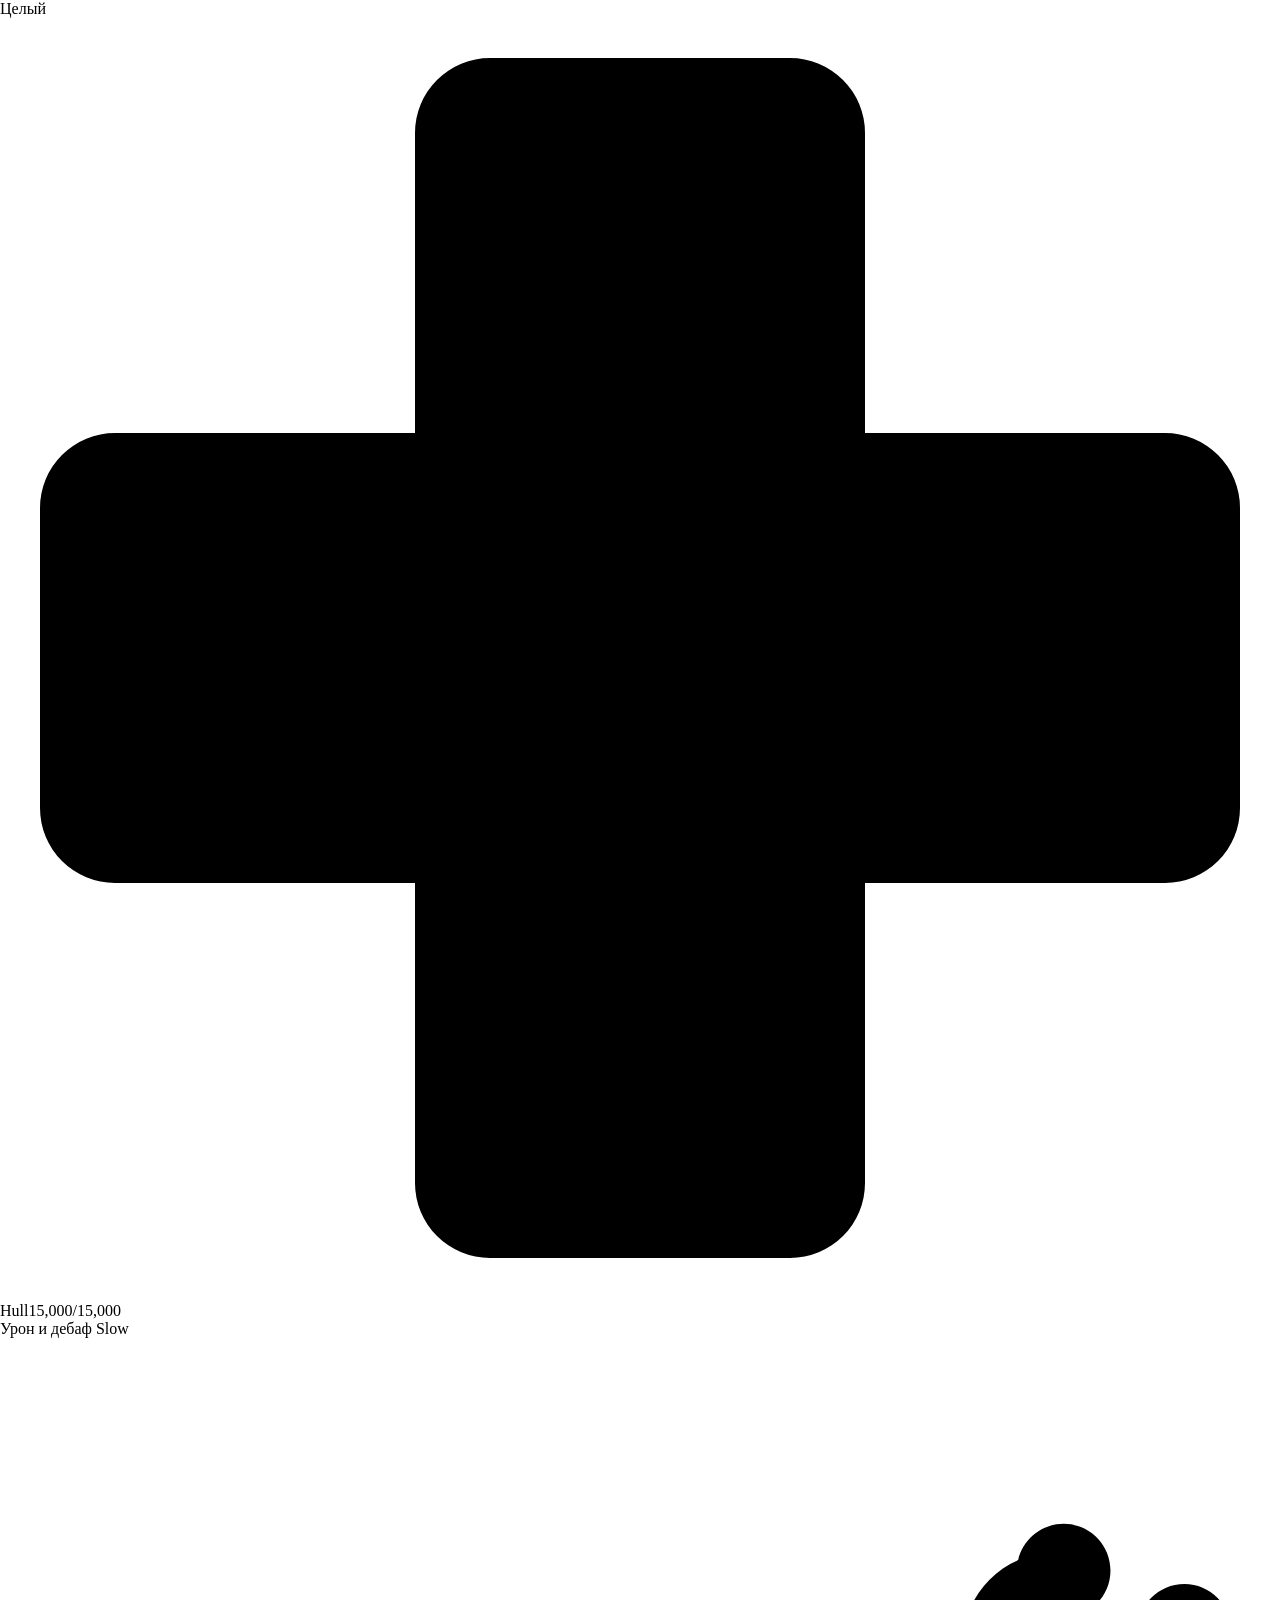
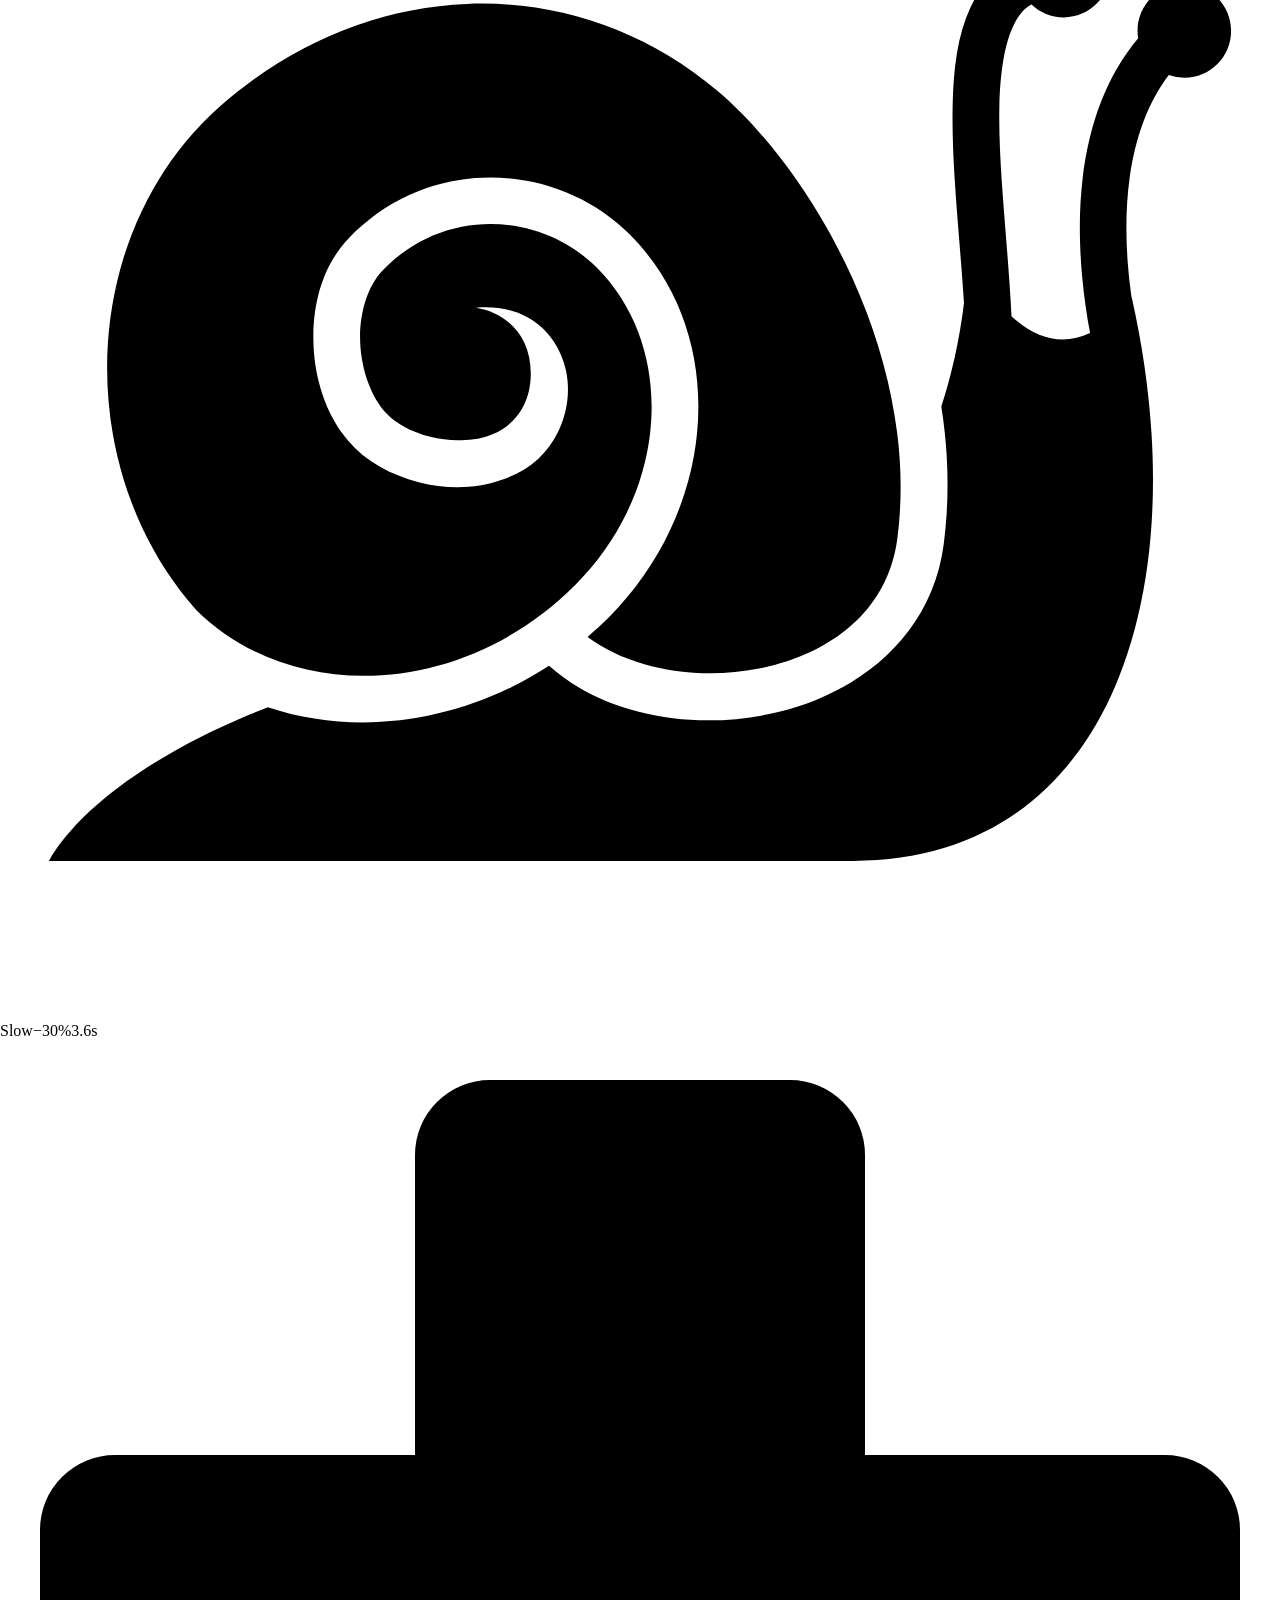
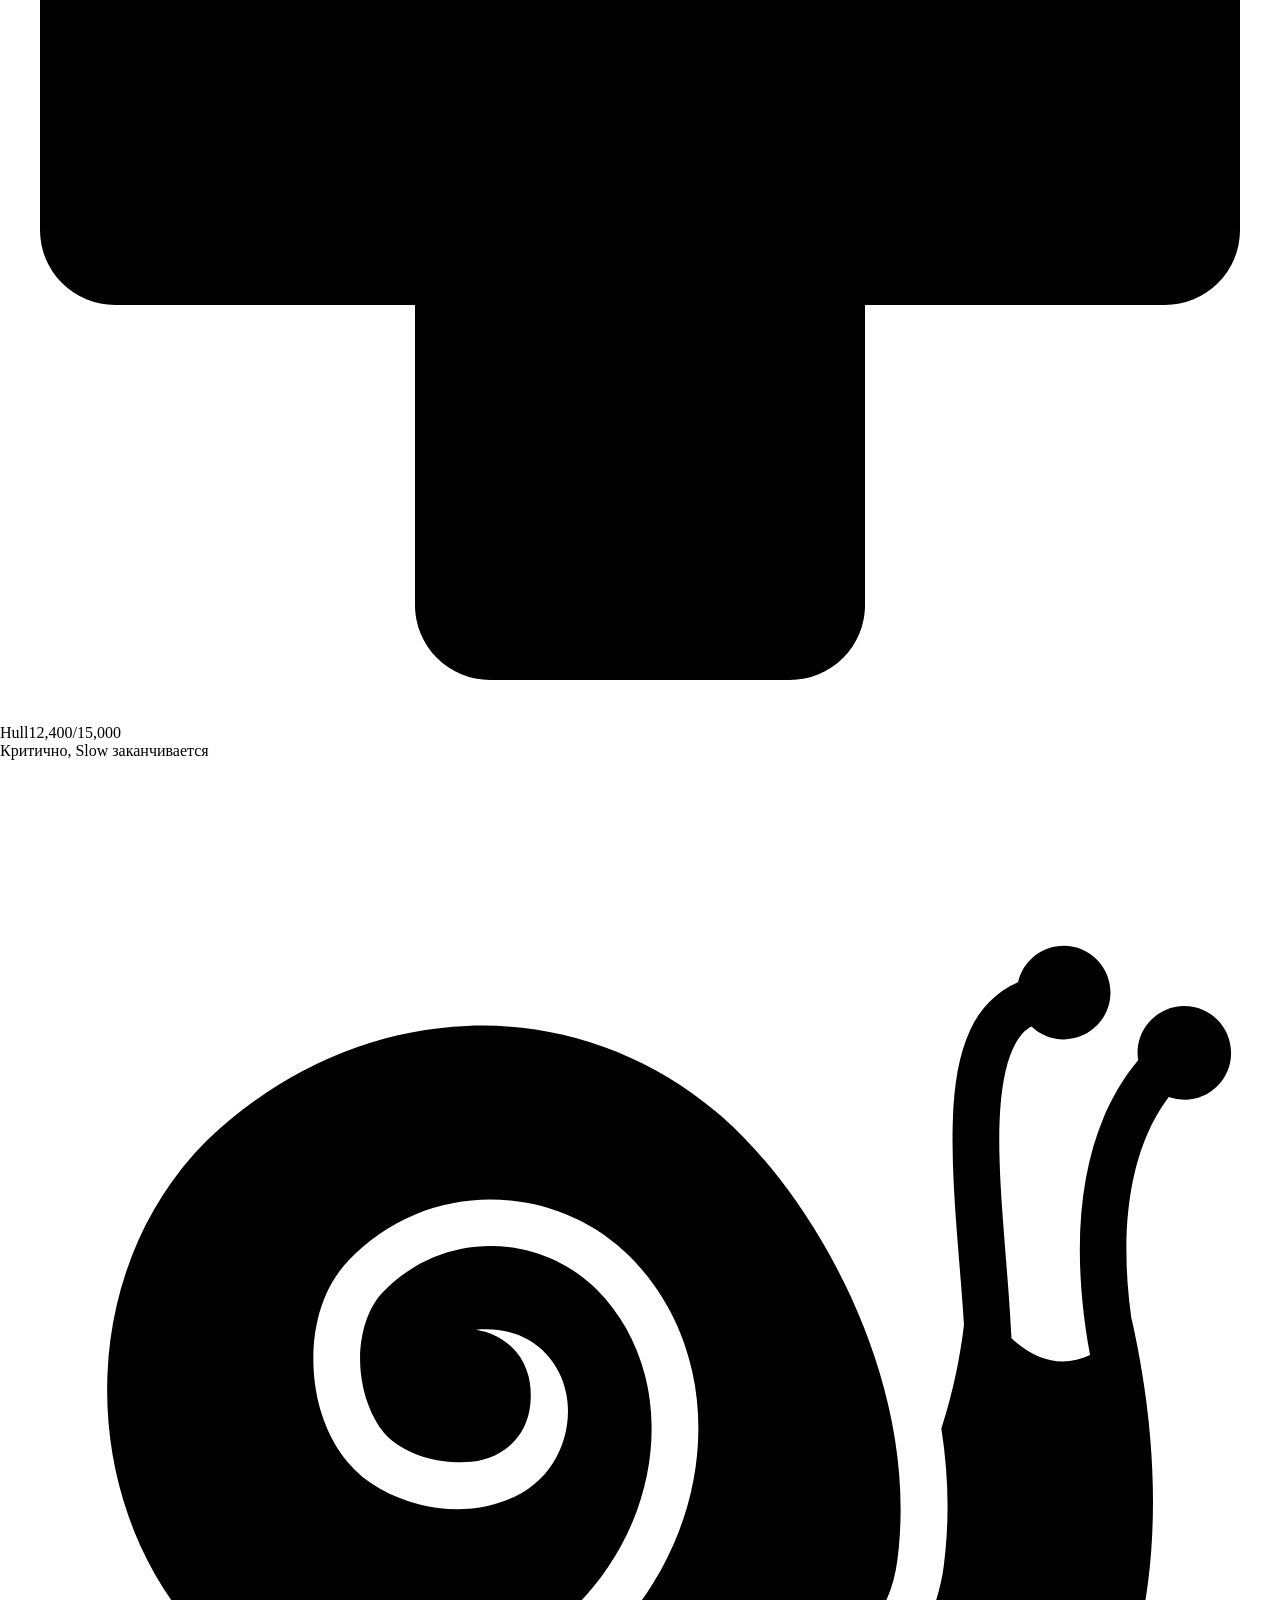
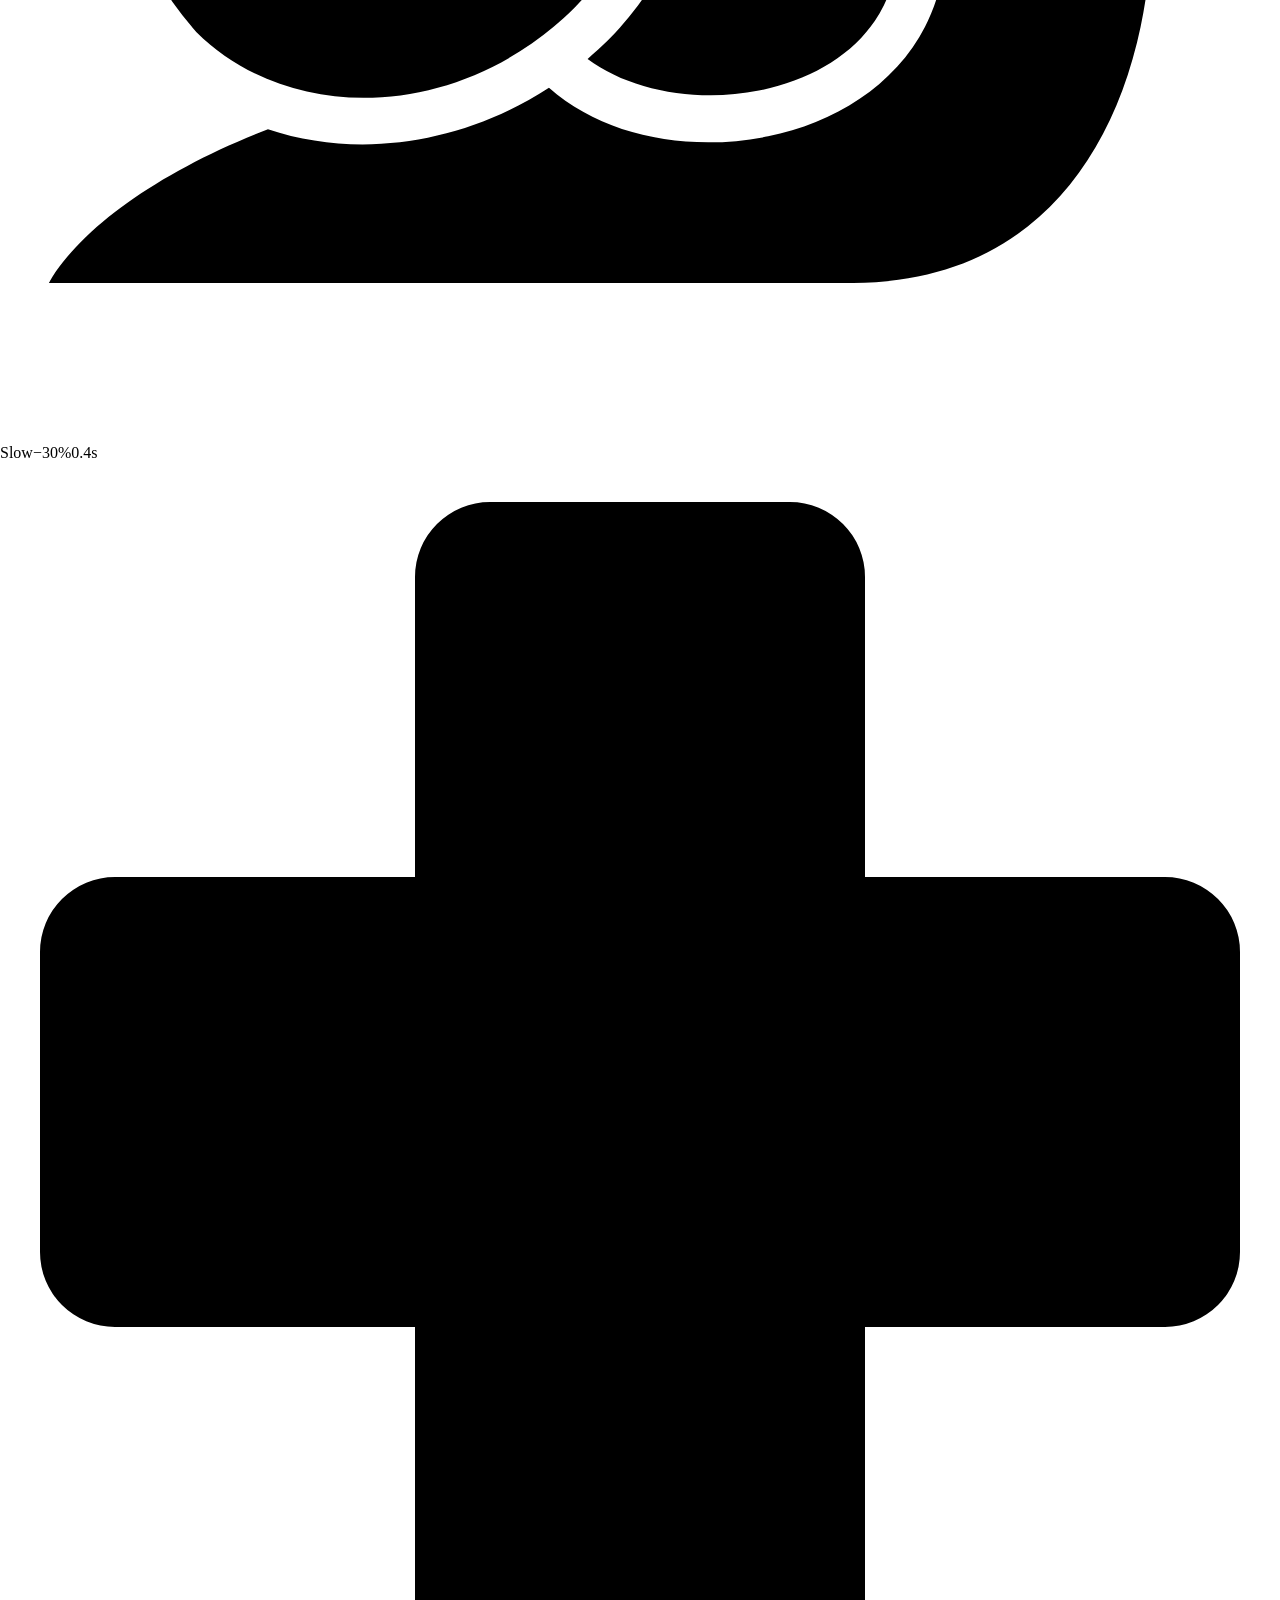
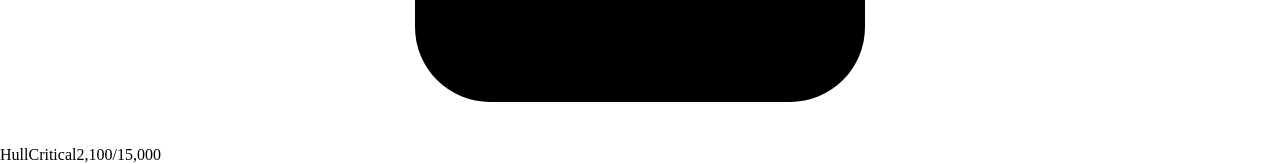
<file: design/RacingHud/components/HullStatus/preview.html>
<!-- @dsCard group="Combat" height=300 subtitle="Корпус (HP) и дебафы: целый, под Slow, критично" -->
<!doctype html>
<html lang="ru">
<head>
<meta charset="utf-8">
<meta name="viewport" content="width=device-width, initial-scale=1">
<style>html,body{margin:0;background:var(--surface)}</style>
</head>
<body>
<div class="hud pv-scene" style="background-position:left bottom"><div class="pv">
  <div class="pv-case"><span class="pv-tag">Целый</span>
    <div class="combat-col">
      <div class="panel zone-combat hull"><div class="hull__top"><svg class="gi" viewBox="0 0 512 512" aria-hidden="true"><path fill="currentColor" d="M196 16a30 30 0 0 0-30 30v120H46a30 30 0 0 0-30 30v120a30 30 0 0 0 30 30h120v120a30 30 0 0 0 30 30h120a30 30 0 0 0 30-30V346h120a30 30 0 0 0 30-30V196a30 30 0 0 0-30-30H346V46a30 30 0 0 0-30-30z"/></svg><span class="t-label">Hull</span><span class="hull__val"><span class="t-num-md">15,000</span><span class="t-label muted">/15,000</span></span></div><div class="hull__bar" style="--fill:100%"><i></i></div></div>
    </div>
  </div>
  <div class="pv-case"><span class="pv-tag">Урон и дебаф Slow</span>
    <div class="combat-col">
      <div class="debuffs"><div class="debuff" style="--p:72"><svg class="gi" viewBox="0 0 512 512" aria-hidden="true"><path fill="currentColor" d="M425.5 74.313c-8.895 0-16.35 6.21-18.25 14.53c-8.593 3.7-15.195 10.617-19.03 18.813c-5.254 11.223-6.848 24.648-7.158 39.313c-.525 24.904 2.99 53.73 4.532 79.03c-1.782 14.666-4.867 28.518-9.063 41.406c2.84 17.934 3.39 36.487.94 55.188c-5.017 38.286-36.52 61.134-70.22 67.937c-31.048 6.27-65.312.42-87.656-19.405c-34.752 22.61-76.646 28.578-112.406 16.594c-42.048 16.248-74.53 38.826-87.626 61.436H341.25c103.105 0 137.952-107.888 111.406-225.53c-.018.023-.044.038-.062.06c-5.71-40.853.98-70.45 14.906-88.905a18.6 18.6 0 0 0 6.25 1.095c10.333 0 18.688-8.386 18.688-18.72c0-10.332-8.355-18.718-18.688-18.718s-18.72 8.386-18.72 18.72c0 1.017.095 1.994.25 2.968c-21.242 25.165-28.854 65.708-19.25 117.906c-10.296 4.836-21.152 2.878-31.436-6.75c-1.286-28.002-5.364-59.27-4.844-83.905c.283-13.405 2.07-24.72 5.375-31.78c2.1-4.49 4.222-7.344 7.47-9.032c3.355 3.196 7.904 5.187 12.905 5.187c10.333 0 18.688-8.386 18.688-18.72c0-10.332-8.355-18.718-18.688-18.718M193.344 106.25c-2.196-.01-4.398.036-6.594.125c-35.143 1.42-70.142 15.475-99.063 41.25c-56.73 50.558-59.43 144.59-9.187 201.125c38.648 38.3 106.856 34.79 151.5-9.844c37.712-37.61 40.61-94.977 8.78-127c-22.1-22.23-60.996-24.817-85.843 1.188c-5.534 5.79-8.98 16.02-8.906 26.906c.076 10.887 3.653 22.003 9.532 29.063c3.593 4.313 10.625 8.476 18.5 10.468c4.687 1.187 9.596 1.58 14.094 1.25c13.195-.228 26.156-9.01 26.156-26.624c0-15.72-10.332-24.428-21.937-26.28c7.773-.697 14.783.618 20.594 3.81c8.51 4.678 13.69 12.944 15.468 21.533c3.52 16.995-5.478 37.125-25.407 43.343l.032.062c-.162.06-.337.067-.5.125c-.046.014-.078.05-.125.063c-10.572 3.753-22.202 3.567-32.968.843c-10.977-2.776-21.238-8.167-28.282-16.625c-9.418-11.306-13.744-26.222-13.844-40.874s4.01-29.453 14.062-39.97c32.03-33.52 83.263-31 112.625-1.467c39.98 40.22 35.282 109.352-8.843 153.374v.03c-2.627 2.627-5.384 5.056-8.156 7.438c17.017 12.7 44.022 17.605 68.532 12.657c28.256-5.706 51.524-22.667 55.375-52.064c9.492-72.455-34.215-147.342-72.25-179.25c-27.663-23.21-60.402-34.506-93.343-34.656z"/></svg><span class="t-label debuff__name">Slow</span><span class="t-label debuff__mod">−30%</span><span class="t-num-sm debuff__time">3.6s</span></div></div>
      <div class="panel zone-combat hull"><div class="hull__top"><svg class="gi" viewBox="0 0 512 512" aria-hidden="true"><path fill="currentColor" d="M196 16a30 30 0 0 0-30 30v120H46a30 30 0 0 0-30 30v120a30 30 0 0 0 30 30h120v120a30 30 0 0 0 30 30h120a30 30 0 0 0 30-30V346h120a30 30 0 0 0 30-30V196a30 30 0 0 0-30-30H346V46a30 30 0 0 0-30-30z"/></svg><span class="t-label">Hull</span><span class="hull__val"><span class="t-num-md">12,400</span><span class="t-label muted">/15,000</span></span></div><div class="hull__bar" style="--fill:83%"><i></i></div></div>
    </div>
  </div>
  <div class="pv-case"><span class="pv-tag">Критично, Slow заканчивается</span>
    <div class="combat-col">
      <div class="debuffs"><div class="debuff debuff--ending" style="--p:12"><svg class="gi" viewBox="0 0 512 512" aria-hidden="true"><path fill="currentColor" d="M425.5 74.313c-8.895 0-16.35 6.21-18.25 14.53c-8.593 3.7-15.195 10.617-19.03 18.813c-5.254 11.223-6.848 24.648-7.158 39.313c-.525 24.904 2.99 53.73 4.532 79.03c-1.782 14.666-4.867 28.518-9.063 41.406c2.84 17.934 3.39 36.487.94 55.188c-5.017 38.286-36.52 61.134-70.22 67.937c-31.048 6.27-65.312.42-87.656-19.405c-34.752 22.61-76.646 28.578-112.406 16.594c-42.048 16.248-74.53 38.826-87.626 61.436H341.25c103.105 0 137.952-107.888 111.406-225.53c-.018.023-.044.038-.062.06c-5.71-40.853.98-70.45 14.906-88.905a18.6 18.6 0 0 0 6.25 1.095c10.333 0 18.688-8.386 18.688-18.72c0-10.332-8.355-18.718-18.688-18.718s-18.72 8.386-18.72 18.72c0 1.017.095 1.994.25 2.968c-21.242 25.165-28.854 65.708-19.25 117.906c-10.296 4.836-21.152 2.878-31.436-6.75c-1.286-28.002-5.364-59.27-4.844-83.905c.283-13.405 2.07-24.72 5.375-31.78c2.1-4.49 4.222-7.344 7.47-9.032c3.355 3.196 7.904 5.187 12.905 5.187c10.333 0 18.688-8.386 18.688-18.72c0-10.332-8.355-18.718-18.688-18.718M193.344 106.25c-2.196-.01-4.398.036-6.594.125c-35.143 1.42-70.142 15.475-99.063 41.25c-56.73 50.558-59.43 144.59-9.187 201.125c38.648 38.3 106.856 34.79 151.5-9.844c37.712-37.61 40.61-94.977 8.78-127c-22.1-22.23-60.996-24.817-85.843 1.188c-5.534 5.79-8.98 16.02-8.906 26.906c.076 10.887 3.653 22.003 9.532 29.063c3.593 4.313 10.625 8.476 18.5 10.468c4.687 1.187 9.596 1.58 14.094 1.25c13.195-.228 26.156-9.01 26.156-26.624c0-15.72-10.332-24.428-21.937-26.28c7.773-.697 14.783.618 20.594 3.81c8.51 4.678 13.69 12.944 15.468 21.533c3.52 16.995-5.478 37.125-25.407 43.343l.032.062c-.162.06-.337.067-.5.125c-.046.014-.078.05-.125.063c-10.572 3.753-22.202 3.567-32.968.843c-10.977-2.776-21.238-8.167-28.282-16.625c-9.418-11.306-13.744-26.222-13.844-40.874s4.01-29.453 14.062-39.97c32.03-33.52 83.263-31 112.625-1.467c39.98 40.22 35.282 109.352-8.843 153.374v.03c-2.627 2.627-5.384 5.056-8.156 7.438c17.017 12.7 44.022 17.605 68.532 12.657c28.256-5.706 51.524-22.667 55.375-52.064c9.492-72.455-34.215-147.342-72.25-179.25c-27.663-23.21-60.402-34.506-93.343-34.656z"/></svg><span class="t-label debuff__name">Slow</span><span class="t-label debuff__mod">−30%</span><span class="t-num-sm debuff__time">0.4s</span></div></div>
      <div class="panel zone-combat hull hull--critical"><div class="hull__top"><svg class="gi" viewBox="0 0 512 512" aria-hidden="true"><path fill="currentColor" d="M196 16a30 30 0 0 0-30 30v120H46a30 30 0 0 0-30 30v120a30 30 0 0 0 30 30h120v120a30 30 0 0 0 30 30h120a30 30 0 0 0 30-30V346h120a30 30 0 0 0 30-30V196a30 30 0 0 0-30-30H346V46a30 30 0 0 0-30-30z"/></svg><span class="t-label">Hull</span><span class="t-label hull__flag">Critical</span><span class="hull__val"><span class="t-num-md">2,100</span><span class="t-label muted">/15,000</span></span></div><div class="hull__bar" style="--fill:14%"><i></i></div></div>
    </div>
  </div>
</div></div>
</body>
</html>
</file>
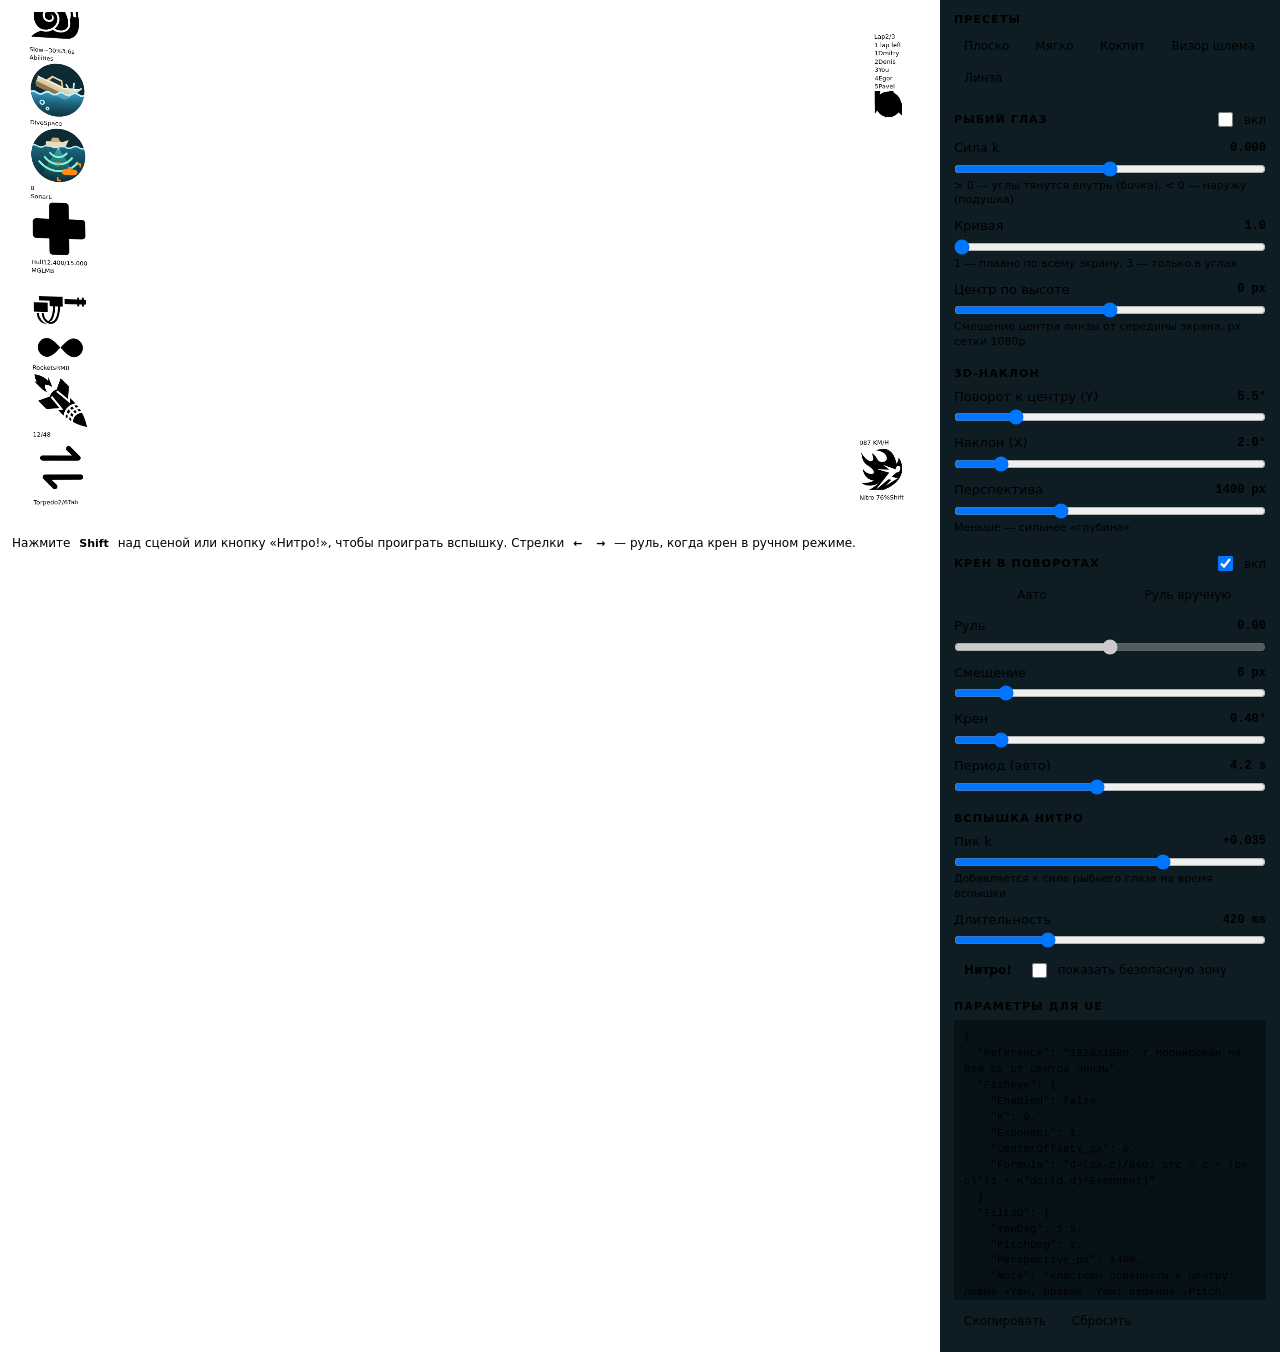
<file: design/RacingHud/components/LensTuner/preview.html>
<!-- @dsCard group="Screen" height=980 page subtitle="Пульт: рыбий глаз, 3D-наклон, крен в поворотах и вспышка нитро — с выгрузкой параметров для UE" -->
<!doctype html>
<html lang="ru">
<head>
<meta charset="utf-8">
<meta name="viewport" content="width=device-width, initial-scale=1">
<style>
  html, body { margin: 0; background: var(--surface); color: var(--ink); font: 400 13px/1.35 system-ui, sans-serif; }
  .tuner { display: grid; grid-template-columns: minmax(0, 1fr) 340px; gap: 0; min-height: 100%; }
  @media (max-width: 980px) { .tuner { grid-template-columns: 1fr; } }

  /* ---------- сцена ---------- */
  .view { padding: 12px; min-width: 0; position: sticky; top: 0; align-self: start; }
  #wrap { position: relative; width: 100%; overflow: hidden; border-radius: 4px; }
  #stage { position: absolute; left: 0; top: 0; width: 1920px; height: 1080px; transform-origin: 0 0; overflow: hidden; }
  .abs { position: absolute; }
  #lens, #hud { position: absolute; inset: 0; }
  #lens.on { filter: url(#fisheye); }
  #hud { --yaw: 0deg; --pitch: 0deg; --persp: 1400px; transform: translateX(var(--sx, 0px)) rotate(var(--sr, 0deg)); transform-origin: 50% 60%; }
  #hud .cl-tr { transform: perspective(var(--persp)) rotateY(calc(-1 * var(--yaw))) rotateX(calc(-1 * var(--pitch))); transform-origin: 100% 0; }
  #hud .cl-br { transform: perspective(var(--persp)) rotateY(calc(-1 * var(--yaw))) rotateX(var(--pitch)); transform-origin: 100% 100%; }
  #hud .cl-bl { transform: perspective(var(--persp)) rotateY(var(--yaw)) rotateX(var(--pitch)); transform-origin: 0 100%; }
  .guide { position: absolute; pointer-events: none; display: none; border: 2px dashed rgba(255,255,255,0.85); }
  #stage.guides .guide { display: block; }
  .hint { margin-top: 8px; color: var(--ink-muted); font-size: 12px; }
  .hint kbd { font: 600 11px/1 system-ui; padding: 2px 5px; border: 1px solid var(--edge); border-radius: 3px; background: var(--glass-strong); color: var(--ink); }

  /* ---------- панель ---------- */
  .side { background: #0d1d23; border-left: 1px solid var(--edge); padding: 12px 14px 18px; overflow: auto; }
  @media (max-width: 980px) { .side { border-left: 0; border-top: 1px solid var(--edge); } }
  .side h2 { font: 600 11px/1 system-ui; letter-spacing: 0.1em; text-transform: uppercase; color: var(--ink-muted); margin: 18px 0 8px; display: flex; align-items: center; justify-content: space-between; }
  .side h2:first-child { margin-top: 2px; }
  .presets { display: flex; flex-wrap: wrap; gap: 6px; }
  button {
    font: 500 12px/1 system-ui, sans-serif; color: var(--ink); background: var(--glass-strong);
    border: 1px solid var(--edge); border-radius: 3px; padding: 7px 10px; cursor: pointer;
  }
  button:hover { border-color: var(--ink-muted); }
  button[aria-pressed="true"] { background: var(--race); color: var(--on-accent); border-color: transparent; }
  button.hot { background: var(--nitro); color: var(--on-accent); border-color: transparent; font-weight: 600; }
  button:focus-visible, input:focus-visible { outline: 2px solid var(--ink); outline-offset: 2px; }
  .row { display: grid; grid-template-columns: 1fr auto; align-items: center; gap: 2px 8px; margin: 9px 0; }
  .row label { color: var(--ink); }
  .row output { font: 600 12px/1 ui-monospace, monospace; color: var(--race); min-width: 64px; text-align: right; }
  .row input[type=range] { grid-column: 1 / -1; width: 100%; accent-color: var(--race); margin: 2px 0 0; }
  .row small { grid-column: 1 / -1; color: var(--ink-faint); font-size: 11px; }
  .switch { display: flex; align-items: center; gap: 8px; cursor: pointer; text-transform: none; letter-spacing: 0; font: 500 12px/1 system-ui; color: var(--ink); }
  .switch input { accent-color: var(--race); width: 15px; height: 15px; }
  .segctl { display: flex; gap: 0; margin: 6px 0; }
  .segctl button { border-radius: 0; flex: 1; white-space: nowrap; }
  .segctl button:first-child { border-radius: 3px 0 0 3px; }
  .segctl button:last-child { border-radius: 0 3px 3px 0; }
  pre { margin: 0; padding: 10px; background: #071216; border: 1px solid var(--edge); border-radius: 3px; font: 11px/1.45 ui-monospace, monospace; color: var(--ink-muted); white-space: pre-wrap; max-height: 260px; overflow: auto; }
  .actions { display: flex; gap: 6px; margin-top: 8px; }
  .muted { color: var(--ink-muted); }
</style>
</head>
<body>
<svg width="0" height="0" style="position:absolute" aria-hidden="true">
  <filter id="fisheye" x="0" y="0" width="1920" height="1080" filterUnits="userSpaceOnUse" primitiveUnits="userSpaceOnUse" color-interpolation-filters="sRGB">
    <feImage id="fe-map" x="0" y="0" width="1920" height="1080" preserveAspectRatio="none" result="map"/>
    <feDisplacementMap id="fe-disp" in="SourceGraphic" in2="map" scale="0" xChannelSelector="R" yChannelSelector="G"/>
  </filter>
</svg>

<div class="tuner">
  <div class="view">
    <div id="wrap">
      <div id="stage" class="hud pv-scene">
        <div class="vig vig--bl"></div><div class="vig vig--br"></div><div class="vig vig--tr"></div>
        <div id="lens"><div id="hud">


    <!-- ГОНКА · правый верх: круги, лидерборд, радар -->
    <div class="abs cl cl-tr" style="right:48px;top:48px">
      <div class="standings">
      <div class="zone-race lb">
        <div class="lb__head">
          <div class="lap"><span class="t-label lap__label">Lap</span><span class="lap__value"><span class="t-num-md">2</span><span class="t-num-sm lap__total">/3</span></span></div>
          <div class="lap__prog"><div class="pips"><i class="pip done"></i><i class="pip now" style="--lp:45%"></i><i class="pip"></i></div><span class="lap__left">1 lap left</span></div>
        </div>
        <div class="lb__rows">
          <div class="lb__row"><span class="lb__pos">1</span><span class="t-name">Dmitry</span></div>
          <div class="lb__row"><span class="lb__pos">2</span><span class="t-name">Denis</span></div>
          <div class="lb__row lb__row--you"><span class="lb__pos">3</span><span class="t-name">You</span></div>
          <div class="lb__row"><span class="lb__pos">4</span><span class="t-name">Egor</span></div>
          <div class="lb__row"><span class="lb__pos">5</span><span class="t-name">Pavel</span></div>
        </div>
      </div>
      <div class="radar">
  <svg viewBox="0 0 320 320" role="img" aria-label="Radar">
    <path class="rd-land" d="M0 0 H70 C40 60 90 110 60 170 C40 210 20 250 0 270 Z"/>
    <path class="rd-land" d="M320 140 C280 150 250 200 270 240 C285 270 320 280 320 300 Z"/>
    <path class="rd-land" d="M205 190 c18 -6 34 4 30 18 c-4 14 -26 16 -36 8 c-8 -7 -4 -22 6 -26z"/>
    <path class="rd-track" id="trk" d="M120 360 C130 280 160 230 160 160 C160 100 215 85 225 40 C232 10 200 -20 180 -40"/>
    <path class="rd-track-line" d="M120 360 C130 280 160 230 160 160 C160 100 215 85 225 40 C232 10 200 -20 180 -40"/>
    <circle class="rd-ring" cx="160" cy="160" r="56"/>
    <circle class="rd-ring" cx="160" cy="160" r="106"/>
    <circle class="rd-ring" cx="160" cy="160" r="152"/>
    <path class="rd-ring" d="M160 8 V312 M8 160 H312"/>
    <g class="rd-ticks"></g>
    <rect class="rd-pickup" x="-6" y="-6" width="12" height="12" transform="translate(186 116) rotate(45)"/>
    <rect class="rd-pickup" x="-6" y="-6" width="12" height="12" transform="translate(116 236) rotate(45)"/>
    <circle class="rd-rival" r="7" data-at="0.76"/>
    <text class="rd-tag" data-tag="0.76" dx="13" dy="6">P1</text>
    <circle class="rd-rival" r="7" data-at="0.66"/>
    <circle class="rd-behind" r="6" data-at="0.36"/>
    <circle class="rd-behind" r="6" data-at="0.14"/>
    <path class="rd-you" d="M160 140 L174 174 L160 166 L146 174 Z"/>
  </svg>
  <div class="radar__sweep" aria-hidden="true"></div>
</div>

      </div>
    </div>

    <!-- ГОНКА · правый низ: скорость и нитро -->
    <div class="abs cl cl-br drive" style="right:48px;bottom:48px">
      <div class="speed">
        <span class="t-speed speed__num"><span class="lead">0</span>87</span>
        <span class="speed__unit"><span class="t-label">KM/H</span></span>
      </div>
      <div class="segs" aria-hidden="true"><i class="seg on" style="--h:10px"></i><i class="seg on" style="--h:11px"></i><i class="seg on" style="--h:11px"></i><i class="seg on" style="--h:12px"></i><i class="seg on" style="--h:13px"></i><i class="seg on" style="--h:13px"></i><i class="seg on" style="--h:14px"></i><i class="seg on" style="--h:15px"></i><i class="seg on" style="--h:15px"></i><i class="seg on" style="--h:16px"></i><i class="seg on" style="--h:17px"></i><i class="seg on" style="--h:17px"></i><i class="seg on" style="--h:18px"></i><i class="seg on peak" style="--h:19px"></i><i class="seg" style="--h:19px"></i><i class="seg" style="--h:20px"></i><i class="seg" style="--h:21px"></i><i class="seg" style="--h:21px"></i><i class="seg" style="--h:22px"></i><i class="seg" style="--h:23px"></i><i class="seg" style="--h:23px"></i><i class="seg" style="--h:24px"></i></div>
      <div class="nitro">
        <span class="nitro__name"><svg class="gi" viewBox="0 0 512 512" aria-hidden="true"><path fill="currentColor" d="M273.857 21.904c-24.193.012-51.198 5.552-81.1 17.467c143.7 12.608 150.35 129.263 84.032 132.814c-85.27 4.565-53.232-57.217-133.34-103.03C200.445 201.48 94.44 190.33 21.054 59.23c12.805 85.755 24.28 116.942 78.26 153.596C261.996 323.294 94.618 347.8 36.82 245.53c14.568 93.454 68.364 132.803 131.707 139.93c-42.753 24.49-99.452 32.49-143.01 25.556c51.025 42.317 131.606 40.94 193.515 8.576c-37.137 36.123-97.446 70.644-116.803 74.728H276.36C517 405.563 530.305 232.45 454.827 124.492c-2.433 26.21-10.08 49.507-25.545 70.23c-18.48-102.394-69.02-172.86-155.426-172.818zm2.82 184.666l141.384 52.155c.286-3.207.86-6.495 1.747-9.807c5.62-20.973 21.605-34.913 35.705-31.135s20.973 23.842 15.353 44.815c-5.62 20.974-21.603 34.914-35.703 31.136a18 18 0 0 1-2.113-.72l-60.58 49.394l70.637 19.584l-140.023 84.71l65.848-68.866l-31.32-7.006l-150.335 122.58l158.06-196.89l-137.39-41.137l137.006 5.654l-68.275-54.467z"/></svg><span class="t-label">Nitro</span></span>
        <span class="nitro__bar" style="--fill:76%"><i></i></span>
        <span class="nitro__val"><span class="t-num-sm">76%</span><span class="key">Shift</span></span>
      </div>
    </div>

    <!-- БОЙ · левый низ: дебафы, навыки, корпус, оружие -->
    <div class="abs cl cl-bl combat-dock" style="left:48px;bottom:48px">
      <div class="debuffs">
        <div class="debuff" style="--p:72"><svg class="gi" viewBox="0 0 512 512" aria-hidden="true"><path fill="currentColor" d="M425.5 74.313c-8.895 0-16.35 6.21-18.25 14.53c-8.593 3.7-15.195 10.617-19.03 18.813c-5.254 11.223-6.848 24.648-7.158 39.313c-.525 24.904 2.99 53.73 4.532 79.03c-1.782 14.666-4.867 28.518-9.063 41.406c2.84 17.934 3.39 36.487.94 55.188c-5.017 38.286-36.52 61.134-70.22 67.937c-31.048 6.27-65.312.42-87.656-19.405c-34.752 22.61-76.646 28.578-112.406 16.594c-42.048 16.248-74.53 38.826-87.626 61.436H341.25c103.105 0 137.952-107.888 111.406-225.53c-.018.023-.044.038-.062.06c-5.71-40.853.98-70.45 14.906-88.905a18.6 18.6 0 0 0 6.25 1.095c10.333 0 18.688-8.386 18.688-18.72c0-10.332-8.355-18.718-18.688-18.718s-18.72 8.386-18.72 18.72c0 1.017.095 1.994.25 2.968c-21.242 25.165-28.854 65.708-19.25 117.906c-10.296 4.836-21.152 2.878-31.436-6.75c-1.286-28.002-5.364-59.27-4.844-83.905c.283-13.405 2.07-24.72 5.375-31.78c2.1-4.49 4.222-7.344 7.47-9.032c3.355 3.196 7.904 5.187 12.905 5.187c10.333 0 18.688-8.386 18.688-18.72c0-10.332-8.355-18.718-18.688-18.718M193.344 106.25c-2.196-.01-4.398.036-6.594.125c-35.143 1.42-70.142 15.475-99.063 41.25c-56.73 50.558-59.43 144.59-9.187 201.125c38.648 38.3 106.856 34.79 151.5-9.844c37.712-37.61 40.61-94.977 8.78-127c-22.1-22.23-60.996-24.817-85.843 1.188c-5.534 5.79-8.98 16.02-8.906 26.906c.076 10.887 3.653 22.003 9.532 29.063c3.593 4.313 10.625 8.476 18.5 10.468c4.687 1.187 9.596 1.58 14.094 1.25c13.195-.228 26.156-9.01 26.156-26.624c0-15.72-10.332-24.428-21.937-26.28c7.773-.697 14.783.618 20.594 3.81c8.51 4.678 13.69 12.944 15.468 21.533c3.52 16.995-5.478 37.125-25.407 43.343l.032.062c-.162.06-.337.067-.5.125c-.046.014-.078.05-.125.063c-10.572 3.753-22.202 3.567-32.968.843c-10.977-2.776-21.238-8.167-28.282-16.625c-9.418-11.306-13.744-26.222-13.844-40.874s4.01-29.453 14.062-39.97c32.03-33.52 83.263-31 112.625-1.467c39.98 40.22 35.282 109.352-8.843 153.374v.03c-2.627 2.627-5.384 5.056-8.156 7.438c17.017 12.7 44.022 17.605 68.532 12.657c28.256-5.706 51.524-22.667 55.375-52.064c9.492-72.455-34.215-147.342-72.25-179.25c-27.663-23.21-60.402-34.506-93.343-34.656z"/></svg><span class="t-label debuff__name">Slow</span><span class="t-label debuff__mod">−30%</span><span class="t-num-sm debuff__time">3.6s</span></div>
      </div>
      <div class="combat-row">
      <div class="panel zone-combat abil">
        <div class="panel__head"><span class="t-label">Abilities</span></div>
        <div class="abil__body">
          <div class="abil__slot is-ready"><div class="skill skill--main skill--ready"><div class="skill__ring"></div><div class="skill__disc"><svg class="ico art" aria-hidden="true" viewBox="0 0 64 64"><defs><linearGradient id="dA_w" x1="0" y1="0" x2="0" y2="1"><stop offset="0" stop-color="#47c8ff" stop-opacity=".75"/><stop offset="1" stop-color="#0f5d78" stop-opacity=".2"/></linearGradient><linearGradient id="dA_h" x1="0" y1="0" x2="0" y2="1"><stop offset="0" stop-color="#f6ead0"/><stop offset="1" stop-color="#cdb486"/></linearGradient><clipPath id="dA_c"><circle cx="32" cy="32" r="31"/></clipPath></defs><g clip-path="url(#dA_c)"><circle cx="32" cy="32" r="31" fill="#0e2a33"/>
<g transform="rotate(24 32 30)"><path d="M6 27 H38 L54 20 L47.5 35 Q46 38.5 41.5 38.5 H11 Q7.5 38.5 6.6 35 Z" fill="url(#dA_h)"/><path d="M7.2 33 H49.6 L47.5 35 Q46 38.5 41.5 38.5 H11 Q7.5 38.5 6.6 35 Z" fill="#8f7650"/><path d="M16 27 L20.5 19 H33 L38 27 Z" fill="#e3cfa6"/><path d="M22 21 H32 L35 25.5 H20 Z" fill="#14303a"/><path d="M6 27 H38 L54 20" fill="none" stroke="#fff6e2" stroke-width="1.2" stroke-linecap="round"/></g>
<path d="M0 36 q4 -3 8 0 t8 0 t8 0 t8 0 t8 0 t8 0 t8 0 t8 0 V64 H0Z" fill="url(#dA_w)"/>
<path d="M0 36 q4 -3 8 0 t8 0 t8 0 t8 0 t8 0 t8 0 t8 0 t8 0" fill="none" stroke="#bff0ff" stroke-width="2" stroke-linecap="round"/>
<path d="M45 31 l-3 -6 M50 30 l1 -7 M54 33 l5 -4" stroke="#bff0ff" stroke-width="2" stroke-linecap="round"/>
<circle cx="14" cy="47" r="2.4" fill="none" stroke="#bff0ff" stroke-width="1.5"/><circle cx="20" cy="54" r="1.6" fill="none" stroke="#bff0ff" stroke-width="1.3"/><circle cx="10" cy="57" r="1.1" fill="#bff0ff"/>
</g></svg></div></div><span class="abil__name"><span class="t-label">Dive</span><span class="key">Space</span></span></div>
          <div class="abil__slot"><div class="skill skill--cooldown" style="--p:62"><div class="skill__ring"></div><div class="skill__disc"><svg class="ico art" aria-hidden="true" viewBox="0 0 64 64"><defs><linearGradient id="sA_w" x1="0" y1="0" x2="0" y2="1"><stop offset="0" stop-color="#2aa4c8" stop-opacity=".55"/><stop offset="1" stop-color="#0b3c4c" stop-opacity=".15"/></linearGradient><radialGradient id="sA_p" cx="32" cy="22" r="40" gradientUnits="userSpaceOnUse"><stop offset="0" stop-color="#54e6c6" stop-opacity=".55"/><stop offset="1" stop-color="#54e6c6" stop-opacity="0"/></radialGradient><clipPath id="sA_c"><circle cx="32" cy="32" r="31"/></clipPath></defs><g clip-path="url(#sA_c)"><circle cx="32" cy="32" r="31" fill="#0e2a33"/>
<path d="M0 22 q4 -2.5 8 0 t8 0 t8 0 t8 0 t8 0 t8 0 t8 0 t8 0 V64 H0Z" fill="url(#sA_w)"/>
<path d="M32 23 L6 64 H58 Z" fill="url(#sA_p)"/>
<path d="M22.6 29.4 A12 12 0 0 0 41.4 29.4 M16.4 34.6 A20 20 0 0 0 47.6 34.6 M10.2 39.8 A28 28 0 0 0 53.8 39.8" fill="none" stroke="#7ff5dc" stroke-width="2.4" stroke-linecap="round"/>
<path d="M18 16 H38 L44 13.5 L41 20.5 Q40 22.5 37.5 22.5 H20 Q18 22.5 17.6 20.5 Z" fill="#ecdcb8"/><path d="M23 16 L25.5 11.5 H32 L34.5 16 Z" fill="#cdb486"/><rect x="31" y="22" width="2.4" height="4" fill="#cdb486"/>
<path d="M0 22 q4 -2.5 8 0 t8 0 t8 0 t8 0 t8 0 t8 0 t8 0 t8 0" fill="none" stroke="#bff0ff" stroke-width="1.6"/>
<g transform="translate(44 51)"><path d="M-8 0 Q-8 -3.4 -4 -3.4 H5 Q9 -3.4 10 0 Q9 3.4 5 3.4 H-4 Q-8 3.4 -8 0Z" fill="#ff8c1a"/><rect x="-1" y="-6.2" width="4" height="3" rx="1" fill="#ff8c1a"/></g>
<path d="M32 44 v-3 h3 M58 44 v-3 h-3 M32 58 v3 h3 M58 58 v3 h-3" fill="none" stroke="#ff8c1a" stroke-width="1.8" stroke-linecap="round" transform="translate(-1 0)"/>
</g></svg><span class="skill__cd t-num-md">8</span></div></div><span class="abil__name"><span class="t-label">Sonar</span><span class="key">E</span></span></div>
        </div>
      </div>
      <div class="combat-col">
      <div class="panel zone-combat hull">
        <div class="hull__top"><svg class="gi" viewBox="0 0 512 512" aria-hidden="true"><path fill="currentColor" d="M196 16a30 30 0 0 0-30 30v120H46a30 30 0 0 0-30 30v120a30 30 0 0 0 30 30h120v120a30 30 0 0 0 30 30h120a30 30 0 0 0 30-30V346h120a30 30 0 0 0 30-30V196a30 30 0 0 0-30-30H346V46a30 30 0 0 0-30-30z"/></svg><span class="t-label">Hull</span><span class="hull__val"><span class="t-num-md">12,400</span><span class="t-label muted">/15,000</span></span></div>
        <div class="hull__bar" style="--fill:83%"><i></i></div>
      </div>
      <div class="weapons">
        <div class="panel panel--sm zone-combat wpn wpn--light">
          <div class="panel__head"><span class="t-label">MG</span><span class="key">LMB</span></div>
          <div class="wpn__body"><span class="wpn__icon"><svg class="gi" viewBox="0 0 512 512" aria-hidden="true"><path fill="currentColor" d="M66.793 194.227v38.177h95.234v52.21h31.422c-1.602 52-10.98 87.324-23.327 109.21c-6.947 12.313-14.558 20.39-22.42 25.315c-21.22-11.84-39.07-38.882-39.07-71.007h-18.69c0 53.26 38.992 97.638 82.565 96.084c21.786-.777 43.438-14.208 58.672-41.21c14.588-25.856 24.16-64.12 25.75-118.392h23.34v-90.388H66.793zm347.11 3.918v17.96H298.958v45.202H413.9v17.957h18.69v-17.957h23.53v17.957h18.687v-17.957h19.426v-45.203H474.81v-17.96h-18.69v17.96h-23.528v-17.96h-18.69zm-395.22 52.95v83.874H143.34v-83.876H18.682zm193.467 33.52h26.08c-1.602 52-10.98 87.323-23.328 109.21c-12.94 22.936-28.18 31.183-43.062 31.714c-4.085.145-8.238-.4-12.365-1.526c8.788-2.515 17.46-8.28 25.584-18.694c.45-.76.9-1.53 1.34-2.312c14.59-25.857 24.16-64.12 25.75-118.393zM45.164 348.133c0 53.26 38.99 97.638 82.563 96.084a56.6 56.6 0 0 0 8.91-1.04c-23.16-4.283-43.785-21.112-56.307-44.448c-9.903-13.495-16.476-31.11-16.476-50.597z"/></svg></span><svg class="wpn__inf" viewBox="0 0 30 15" aria-label="infinite"><path d="M8 2.5a5 5 0 100 10c4.5 0 9.5-10 14-10a5 5 0 110 10c-4.5 0-9.5-10-14-10z"/></svg></div>
        </div>
        <div class="panel panel--sm zone-combat wpn wpn--heavy">
          <div class="panel__head"><span class="t-label">Rockets</span><span class="key">RMB</span></div>
          <div class="wpn__body">
            <span class="wpn__icon"><svg class="gi" viewBox="0 0 512 512" aria-hidden="true"><path fill="currentColor" d="M18.78 25.97c2.6 25.278 9.316 48.72 19.532 69.75l-21.218-6.564L73.53 146.72l-.843-1.782c16.737 17.29 36.797 31.38 59.438 41.593c-13.546-18.845-21.597-41.677-22.03-69.28c27.78.35 50.396 8.56 69.25 22.063c-.627-1.4-1.284-2.776-1.94-4.157l.72.625l-34.438-86.655l-2.53 33.844c-30.974-31.598-73.044-52.084-122.376-57zm236.814 31.593L217.22 160.875c-30.663 7.52-54.566 32.236-60.907 63.344l-.188-.22l-106.563 39.563l74.313 74.312l93-8.03l.375-.033l23.03-2.468l-77.31-94.938l13.28-13.28l89.406 109.75l10.875 13.374l-17.124 1.844l-28.22 3.03a449 449 0 0 0 47.22 47.907c7.62-56.784 52.175-102.042 108.625-110.717a443.6 443.6 0 0 0-47.75-46.688l-2.78 26.125l-1.844 17.125L321.28 270l-107.874-88.03l13.25-13.25l93.094 75.905l2.22-20.844l7.905-91.936l-74.28-74.28zM401.53 301.625a111 111 0 0 0-25.436 4.156l13.875 16.908a116 116 0 0 1 23.467-5.282c-3.863-5.344-7.814-10.62-11.906-15.78zm-43.78 11.25a111 111 0 0 0-20.5 13.063l15.75 17.28a117 117 0 0 1 19.125-12.812zm68 22.438a99 99 0 0 0-22.97 3.03l14.5 17.688c6.108-1.82 12.447-3.043 18.97-3.686c-3.387-5.76-6.865-11.445-10.5-17.03zm-102.03 3.53a110.8 110.8 0 0 0-16.845 25.344l17.313 14.125c4.28-7.958 9.44-15.37 15.375-22.093l-15.844-17.376zm60.467 6.282c-6.67 3.247-12.908 7.267-18.625 11.875l16.282 17.875a102.3 102.3 0 0 1 17.312-11.47l-14.97-18.28zm-32 24.938a98.2 98.2 0 0 0-13.25 20.28l17.97 14.688a102.3 102.3 0 0 1 11.624-17l-16.342-17.967zm94.094.218v.22c-45.915 0-82.96 36.985-83.06 82.875a444.7 444.7 0 0 0 127.06 44.313c-8.284-45.328-23.3-88.145-44-127.407zM299.94 382.626a111 111 0 0 0-3.97 26.938a448 448 0 0 0 15.063 11.343c.93-8.58 2.75-16.88 5.44-24.812l-16.533-13.47zm32.156 26.25a99 99 0 0 0-3.094 24.375a448 448 0 0 0 16.063 9.938a101.5 101.5 0 0 1 4.218-20.282l-17.186-14.03z"/></svg></span>
            <span class="wpn__ammo"><span class="t-num-lg">12</span><span class="t-num-sm muted">/48</span></span>
            <span class="wpn__pips"><i></i><i></i><i></i><i></i><i class="used"></i><i class="used"></i></span>
          </div>
          <div class="wpn__next"><svg class="gi" viewBox="0 0 24 24" aria-hidden="true" style="fill:none;stroke:currentColor;stroke-width:2.2;stroke-linecap:round;stroke-linejoin:round"><path d="M4 8h15l-4-4M20 16H5l4 4"/></svg><span class="t-label">Torpedo</span><span class="t-label">2/6</span><span class="key">Tab</span></div>
        </div>
      </div>
      </div>
      </div>
    </div>


        </div></div>
        <div class="guide" style="left:48px;top:48px;width:1824px;height:984px"></div>
        <div class="guide" style="left:660px;top:480px;width:600px;height:552px;border-color:rgba(255,140,26,0.9)"></div>
      </div>
    </div>
    <p class="hint">Нажмите <kbd>Shift</kbd> над сценой или кнопку «Нитро!», чтобы проиграть вспышку. Стрелки <kbd>←</kbd> <kbd>→</kbd> — руль, когда крен в ручном режиме.</p>
  </div>

  <aside class="side" aria-label="Настройки линзы">
    <h2>Пресеты</h2>
    <div class="presets">
      <button type="button" data-preset="flat">Плоско</button>
      <button type="button" data-preset="soft">Мягко</button>
      <button type="button" data-preset="cockpit">Кокпит</button>
      <button type="button" data-preset="visor">Визор шлема</button>
      <button type="button" data-preset="lens">Линза</button>
    </div>

    <h2>Рыбий глаз <label class="switch"><input type="checkbox" id="fe-on"> вкл</label></h2>
    <div class="row"><label for="fe-k">Сила k</label><output id="o-fe-k"></output>
      <input type="range" id="fe-k" min="-0.10" max="0.10" step="0.002">
      <small>&gt; 0 — углы тянутся внутрь (бочка), &lt; 0 — наружу (подушка)</small></div>
    <div class="row"><label for="fe-e">Кривая</label><output id="o-fe-e"></output>
      <input type="range" id="fe-e" min="1" max="3" step="0.1">
      <small>1 — плавно по всему экрану, 3 — только в углах</small></div>
    <div class="row"><label for="fe-cy">Центр по высоте</label><output id="o-fe-cy"></output>
      <input type="range" id="fe-cy" min="-300" max="300" step="10">
      <small>Смещение центра линзы от середины экрана, px сетки 1080p</small></div>

    <h2>3D-наклон</h2>
    <div class="row"><label for="t-yaw">Поворот к центру (Y)</label><output id="o-t-yaw"></output>
      <input type="range" id="t-yaw" min="0" max="30" step="0.5"></div>
    <div class="row"><label for="t-pitch">Наклон (X)</label><output id="o-t-pitch"></output>
      <input type="range" id="t-pitch" min="0" max="15" step="0.5"></div>
    <div class="row"><label for="t-persp">Перспектива</label><output id="o-t-persp"></output>
      <input type="range" id="t-persp" min="600" max="3000" step="50">
      <small>Меньше — сильнее «глубина»</small></div>

    <h2>Крен в поворотах <label class="switch"><input type="checkbox" id="s-on"> вкл</label></h2>
    <div class="segctl" role="group" aria-label="Режим крена">
      <button type="button" data-sway="auto" aria-pressed="true">Авто</button>
      <button type="button" data-sway="manual" aria-pressed="false">Руль вручную</button>
    </div>
    <div class="row"><label for="s-steer">Руль</label><output id="o-s-steer"></output>
      <input type="range" id="s-steer" min="-1" max="1" step="0.05"></div>
    <div class="row"><label for="s-off">Смещение</label><output id="o-s-off"></output>
      <input type="range" id="s-off" min="0" max="40" step="1"></div>
    <div class="row"><label for="s-roll">Крен</label><output id="o-s-roll"></output>
      <input type="range" id="s-roll" min="0" max="3" step="0.05"></div>
    <div class="row"><label for="s-period">Период (авто)</label><output id="o-s-period"></output>
      <input type="range" id="s-period" min="1" max="8" step="0.1"></div>

    <h2>Вспышка нитро</h2>
    <div class="row"><label for="n-peak">Пик k</label><output id="o-n-peak"></output>
      <input type="range" id="n-peak" min="-0.10" max="0.10" step="0.002">
      <small>Добавляется к силе рыбьего глаза на время вспышки</small></div>
    <div class="row"><label for="n-dur">Длительность</label><output id="o-n-dur"></output>
      <input type="range" id="n-dur" min="100" max="1200" step="20"></div>
    <div class="actions"><button type="button" class="hot" id="b-nitro">Нитро!</button><label class="switch"><input type="checkbox" id="g-on"> показать безопасную зону</label></div>

    <h2>Параметры для UE</h2>
    <pre id="export" aria-live="polite"></pre>
    <div class="actions"><button type="button" id="b-copy">Скопировать</button><button type="button" id="b-reset">Сбросить</button><span id="copy-note" class="muted" role="status"></span></div>
  </aside>
</div>

<script>
  (function () {
    document.querySelectorAll('.radar svg').forEach(function (svg) {
      var trk = svg.querySelector('#trk'), len = trk.getTotalLength();
      svg.querySelectorAll('[data-at]').forEach(function (el) {
        var p = trk.getPointAtLength(len * parseFloat(el.getAttribute('data-at')));
        el.setAttribute('cx', p.x); el.setAttribute('cy', p.y);
      });
      svg.querySelectorAll('[data-tag]').forEach(function (el) {
        var p = trk.getPointAtLength(len * parseFloat(el.getAttribute('data-tag')));
        el.setAttribute('x', p.x); el.setAttribute('y', p.y);
      });
      var g = svg.querySelector('.rd-ticks'), ns = 'http://www.w3.org/2000/svg';
      for (var a = 0; a < 360; a += 15) {
        var r1 = a % 45 === 0 ? 144 : 150, rad = a * Math.PI / 180, l = document.createElementNS(ns, 'line');
        l.setAttribute('class', 'rd-tick');
        l.setAttribute('x1', 160 + r1 * Math.sin(rad)); l.setAttribute('y1', 160 - r1 * Math.cos(rad));
        l.setAttribute('x2', 160 + 157 * Math.sin(rad)); l.setAttribute('y2', 160 - 157 * Math.cos(rad));
        g.appendChild(l);
      }
    });
  })();
</script>

<script>
(function () {
  var PRESETS = {
    flat:    { feOn: false, k: 0,      e: 1, cy: 0, yaw: 0,   pitch: 0,   persp: 1400, sOn: false, mode: 'auto', off: 0,  roll: 0,   period: 4.2, peak: 0.03,  dur: 420 },
    soft:    { feOn: false, k: 0,      e: 1, cy: 0, yaw: 5.5, pitch: 2,   persp: 1400, sOn: true,  mode: 'auto', off: 6,  roll: 0.4, period: 4.2, peak: 0.035, dur: 420 },
    cockpit: { feOn: false, k: 0,      e: 1, cy: 0, yaw: 12,  pitch: 4,   persp: 1200, sOn: true,  mode: 'auto', off: 10, roll: 0.7, period: 4.2, peak: 0.04,  dur: 450 },
    visor:   { feOn: true,  k: -0.022, e: 1.4, cy: 0, yaw: 0, pitch: 0,   persp: 1400, sOn: true,  mode: 'auto', off: 6,  roll: 0.4, period: 4.2, peak: -0.02, dur: 420 },
    lens:    { feOn: true,  k: 0.018,  e: 1, cy: 60, yaw: 0,  pitch: 0,   persp: 1400, sOn: false, mode: 'auto', off: 0,  roll: 0,   period: 4.2, peak: 0.03,  dur: 420 }
  };
  var KEY = 'racinghud-lens-v1', st;
  try { st = JSON.parse(localStorage.getItem(KEY) || 'null'); } catch (e) { st = null; }
  if (!st) st = Object.assign({}, PRESETS.soft);

  var $ = function (id) { return document.getElementById(id); };
  var wrap = $('wrap'), stage = $('stage'), lens = $('lens'), hud = $('hud'), disp = $('fe-disp');

  function fit() {
    var s = wrap.clientWidth / 1920;
    stage.style.transform = 'scale(' + s + ')';
    wrap.style.height = Math.round(1080 * s) + 'px';
  }
  if (window.ResizeObserver) new ResizeObserver(fit).observe(wrap); else window.addEventListener('resize', fit);
  fit();

  // Карта смещений строится один раз под форму (кривая, центр); сила — это атрибут scale.
  // Нормировка: d = (p − c) / 960, r² = |d|²; смещение = k · (p − c) · r^(2e).
  var MW = 960, MH = 540, canvas = document.createElement('canvas'), vmax = 1, mapKey = '';
  canvas.width = MW; canvas.height = MH;
  function buildMap() {
    var key = st.e + '|' + st.cy; if (key === mapKey) return; mapKey = key;
    var cx = 960, cyy = 540 + st.cy, ctx = canvas.getContext('2d'), img = ctx.createImageData(MW, MH), d = img.data, i, j;
    vmax = 0;
    var corners = [[0, 0], [1920, 0], [0, 1080], [1920, 1080]];
    corners.forEach(function (p) {
      var x = p[0] - cx, y = p[1] - cyy, r2 = (x * x + y * y) / (960 * 960), f = Math.pow(r2, st.e);
      vmax = Math.max(vmax, Math.abs(x * f), Math.abs(y * f));
    });
    for (j = 0; j < MH; j++) for (i = 0; i < MW; i++) {
      var x = (i + 0.5) / MW * 1920 - cx, y = (j + 0.5) / MH * 1080 - cyy;
      var f = Math.pow((x * x + y * y) / (960 * 960), st.e), o = (j * MW + i) * 4;
      d[o] = Math.round((0.5 + x * f / (2 * vmax)) * 255);
      d[o + 1] = Math.round((0.5 + y * f / (2 * vmax)) * 255);
      d[o + 2] = 128; d[o + 3] = 255;
    }
    ctx.putImageData(img, 0, 0);
    $('fe-map').setAttribute('href', canvas.toDataURL());
  }
  var pulseK = 0;
  function applyLens() {
    var k = (st.feOn ? st.k : 0) + pulseK;
    lens.classList.toggle('on', st.feOn || pulseK !== 0);
    disp.setAttribute('scale', (2 * vmax * k).toFixed(3));
  }

  var steer = 0, t0 = performance.now(), held = 0;
  function applyHud() {
    hud.style.setProperty('--yaw', st.yaw + 'deg');
    hud.style.setProperty('--pitch', st.pitch + 'deg');
    hud.style.setProperty('--persp', st.persp + 'px');
    var s = st.sOn ? steer : 0;
    hud.style.setProperty('--sx', (-s * st.off).toFixed(2) + 'px');
    hud.style.setProperty('--sr', (-s * st.roll).toFixed(3) + 'deg');
  }

  // ---------- контролы ----------
  var fmt = {
    'fe-k': function (v) { return (v > 0 ? '+' : '') + v.toFixed(3); },
    'fe-e': function (v) { return v.toFixed(1); },
    'fe-cy': function (v) { return (v > 0 ? '+' : '') + v + ' px'; },
    't-yaw': function (v) { return v.toFixed(1) + '°'; },
    't-pitch': function (v) { return v.toFixed(1) + '°'; },
    't-persp': function (v) { return v + ' px'; },
    's-steer': function (v) { return (v > 0 ? '+' : '') + v.toFixed(2); },
    's-off': function (v) { return v + ' px'; },
    's-roll': function (v) { return v.toFixed(2) + '°'; },
    's-period': function (v) { return v.toFixed(1) + ' s'; },
    'n-peak': function (v) { return (v > 0 ? '+' : '') + v.toFixed(3); },
    'n-dur': function (v) { return v + ' ms'; }
  };
  var bind = { 'fe-k': 'k', 'fe-e': 'e', 'fe-cy': 'cy', 't-yaw': 'yaw', 't-pitch': 'pitch', 't-persp': 'persp', 's-off': 'off', 's-roll': 'roll', 's-period': 'period', 'n-peak': 'peak', 'n-dur': 'dur' };

  function syncUI() {
    Object.keys(bind).forEach(function (id) { $(id).value = st[bind[id]]; $('o-' + id).textContent = fmt[id](+st[bind[id]]); });
    $('s-steer').value = steer; $('o-s-steer').textContent = fmt['s-steer'](steer);
    $('s-steer').disabled = st.mode !== 'manual' || !st.sOn;
    $('fe-on').checked = st.feOn; $('s-on').checked = st.sOn;
    document.querySelectorAll('[data-sway]').forEach(function (b) { b.setAttribute('aria-pressed', String(b.getAttribute('data-sway') === st.mode)); });
    renderExport();
  }
  function save() { try { localStorage.setItem(KEY, JSON.stringify(st)); } catch (e) {} }
  function update() { buildMap(); applyLens(); applyHud(); syncUI(); save(); }

  Object.keys(bind).forEach(function (id) {
    $(id).addEventListener('input', function () { st[bind[id]] = +this.value; update(); });
  });
  $('fe-k').addEventListener('input', function () { if (+this.value !== 0) st.feOn = true; update(); });
  $('fe-on').addEventListener('change', function () { st.feOn = this.checked; update(); });
  $('s-on').addEventListener('change', function () { st.sOn = this.checked; update(); });
  $('s-steer').addEventListener('input', function () { steer = +this.value; applyHud(); $('o-s-steer').textContent = fmt['s-steer'](steer); });
  document.querySelectorAll('[data-sway]').forEach(function (b) {
    b.addEventListener('click', function () { st.mode = b.getAttribute('data-sway'); if (st.mode === 'manual') steer = 0; update(); });
  });
  document.querySelectorAll('[data-preset]').forEach(function (b) {
    b.addEventListener('click', function () { st = Object.assign({}, PRESETS[b.getAttribute('data-preset')]); steer = 0; update(); });
  });
  $('b-reset').addEventListener('click', function () { st = Object.assign({}, PRESETS.soft); steer = 0; update(); });
  $('g-on').addEventListener('change', function () { stage.classList.toggle('guides', this.checked); });

  // ---------- вспышка нитро ----------
  var pulseStart = -1;
  function nitro() { pulseStart = performance.now(); }
  $('b-nitro').addEventListener('click', nitro);
  document.addEventListener('keydown', function (ev) {
    if (ev.key === 'Shift' && !ev.repeat) nitro();
    if (st.mode === 'manual' && st.sOn) {
      if (ev.key === 'ArrowLeft') { held = -1; ev.preventDefault(); }
      if (ev.key === 'ArrowRight') { held = 1; ev.preventDefault(); }
    }
  });
  document.addEventListener('keyup', function (ev) { if (ev.key === 'ArrowLeft' || ev.key === 'ArrowRight') held = 0; });

  // ---------- кадр ----------
  function frame(now) {
    if (st.sOn && st.mode === 'auto') { steer = Math.sin((now - t0) / 1000 * 2 * Math.PI / st.period); applyHud(); }
    else if (st.sOn && st.mode === 'manual' && held !== 0) {
      steer = Math.max(-1, Math.min(1, steer + held * 0.04)); applyHud();
      $('s-steer').value = steer; $('o-s-steer').textContent = fmt['s-steer'](steer);
    } else if (st.sOn && st.mode === 'manual' && held === 0 && document.activeElement !== $('s-steer') && Math.abs(steer) > 0.001 && $('s-steer').dataset.drag !== '1') {
      steer *= 0.9; if (Math.abs(steer) < 0.01) steer = 0; applyHud();
      $('s-steer').value = steer; $('o-s-steer').textContent = fmt['s-steer'](steer);
    }
    if (pulseStart >= 0) {
      var t = (now - pulseStart) / st.dur;
      if (t >= 1) { pulseStart = -1; pulseK = 0; }
      else { var a = t < 0.25 ? t / 0.25 : 1 - (t - 0.25) / 0.75; pulseK = st.peak * (a < 0.5 ? 2 * a * a : 1 - Math.pow(-2 * a + 2, 2) / 2); }
      applyLens();
    }
    requestAnimationFrame(frame);
  }
  $('s-steer').addEventListener('pointerdown', function () { this.dataset.drag = '1'; });
  window.addEventListener('pointerup', function () { $('s-steer').dataset.drag = ''; });

  // ---------- экспорт ----------
  function renderExport() {
    var o = {
      Reference: '1920x1080, r нормирован на 960 px от центра линзы',
      Fisheye: { Enabled: st.feOn, K: +st.k.toFixed(3), Exponent: +st.e.toFixed(1), CenterOffsetY_px: st.cy,
        Formula: 'd=(px-c)/960; src = c + (px-c)*(1 + K*dot(d,d)^Exponent)' },
      Tilt3D: { YawDeg: +st.yaw.toFixed(1), PitchDeg: +st.pitch.toFixed(1), Perspective_px: st.persp,
        Note: 'кластеры повёрнуты к центру: левые +Yaw, правые -Yaw; верхние -Pitch, нижние +Pitch' },
      Sway: { Enabled: st.sOn, Mode: st.mode, Offset_px: st.off, RollDeg: +st.roll.toFixed(2), AutoPeriodSec: +st.period.toFixed(1),
        Note: 'HUD.Translation.X = -Steer*Offset; HUD.Angle = -Steer*Roll; Steer в [-1..1]' },
      NitroPulse: { PeakK: +st.peak.toFixed(3), DurationMs: st.dur, Curve: 'нарастание 25%, спад 75%, ease-in-out' }
    };
    $('export').textContent = JSON.stringify(o, null, 2);
  }
  $('b-copy').addEventListener('click', function () {
    var txt = $('export').textContent, note = $('copy-note');
    function sel() { var r = document.createRange(); r.selectNodeContents($('export')); var s = getSelection(); s.removeAllRanges(); s.addRange(r); note.textContent = 'Выделено — нажмите Ctrl+C'; }
    if (navigator.clipboard && navigator.clipboard.writeText) navigator.clipboard.writeText(txt).then(function () { note.textContent = 'Скопировано'; }, sel); else sel();
    setTimeout(function () { note.textContent = ''; }, 2500);
  });

  update();
  requestAnimationFrame(frame);
})();
</script>
</body>
</html>
</file>
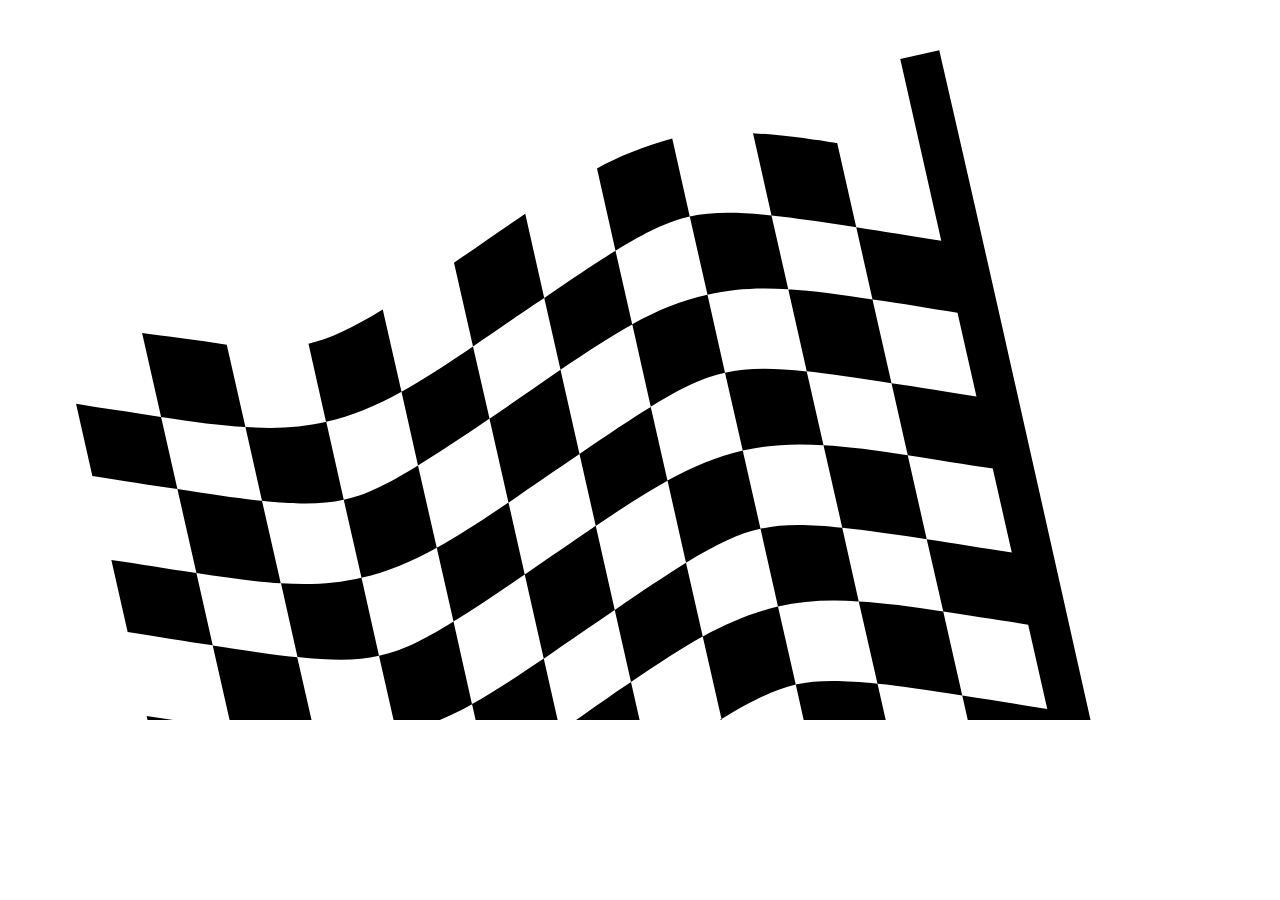
<file: design/RacingHud/components/RaceResults/preview.html>
<!-- @dsCard group="Screen" width=1280 height=720 page subtitle="Экран результатов после финиша: место, таблица заезда, личная сводка, награды" -->
<!doctype html>
<html lang="ru">
<head>
<meta charset="utf-8">
<meta name="viewport" content="width=device-width, initial-scale=1">
<style>
  html, body { margin: 0; background: var(--surface); }
  #wrap { position: relative; width: 100%; overflow: hidden; }
  #stage { position: absolute; left: 0; top: 0; width: 1920px; height: 1080px; transform-origin: 0 0; overflow: hidden; }
</style>
</head>
<body>
<div id="wrap">
 <div id="stage" class="hud rs">
  <div class="rs-bg pv-scene"></div><div class="rs-dim"></div>

  <header class="rs-head">
    <div class="rs-head__flag"><svg class="gi" viewBox="0 0 512 512" aria-hidden="true"><path fill="currentColor" d="m375.7 20.11l-15.6 3.53c5.5 24.18 10.9 48.4 16.4 72.61c-12.4-1.91-22.7-3.61-34-5.36l6.5 28.91c12.4 1.6 22.6 3.6 34 5.3l7.6 33.6c9.4 41.6 18.9 83.3 28.3 124.9c-12.4-1.9-22.6-3.7-34-5.4l6.5 28.8c12.3 2.1 22.7 3.4 34 5.4c13.6 59.8 27 119.7 40.6 179.5l15.6-3.7c-37.4-162.5-73.8-328.9-105.9-468.09M391.4 307c-12.9-1.9-23.9-3.4-33.7-4l7.4 32.9h.4c12.2 1.3 22.5 3.1 33.5 4.7zm-33.7-4l-6.7-29.5c-14.4-1.5-24.2-1.5-32.7.3l7 31.3c10.4-2.4 20.6-2.9 32.4-2.1m-32.4 2.1c-10.3 2.4-19.7 6.3-30.1 12l7.4 32.7c9.8-5.2 20.1-11.2 29.8-13.4zm-30.1 12l-6.6-29.5c-7.8 4.8-17.2 11.1-28.6 18.8l6.5 28.9c10.8-7.4 20.2-13.4 28.7-18.2m-28.7 18.2c-10.3 7-18.9 13-28.4 19.5l7.6 33.2c10-7.2 18.8-13.1 28.3-19.6zm-28.4 19.5l-6.5-28.9c-10.8 7.4-20.1 13.4-28.7 18.2l6.7 29.5c7.8-4.8 17.2-11.1 28.5-18.8m-28.5 18.8c-12.3 7.5-21.2 11.7-29.7 13.7l7 31.2c10.4-2.4 19.8-6.4 30.1-12.1zm-29.7 13.7l-7.1-31.2c-10.3 2.3-20.5 2.8-32.3 2.1l6.7 29.5c14.3 1.5 24.1 1.5 32.7-.4m-32.7.4c-9.1-.9-20.3-2.6-33.9-4.7l7.6 33.6s16 2.9 33.7 4zm-33.9-4.7l-6.5-28.8c-12.35-2-22.71-3.4-34.02-5.4l6.53 28.8c12.36 1.8 22.69 3.8 33.99 5.4m-6.5-28.8c12.9 1.9 23.9 3.4 33.7 4l-7.5-32.9c-9.1-1-20.2-2.6-33.8-4.7zm-7.6-33.6l-6.52-28.9c-12.39-1.8-22.66-3.7-34.02-5.3l6.52 28.8c12.35 2 22.71 3.4 34.02 5.4m-6.52-28.9c12.82 2 23.92 3.5 33.72 4.1l-7.5-32.9c-9.1-1-20.19-2.6-33.82-4.7zm-7.6-33.6l-6.52-28.9c-12.38-1.8-22.66-3.6-34.02-5.2l6.52 28.8c12.38 1.9 22.64 3.7 34.02 5.3m-6.52-28.9c12.89 2 23.94 3.5 33.74 4.1l-7.5-33c-9.07-.9-20.22-2.5-33.84-4.7zm-7.6-33.6l-6.52-28.8c-12.33-2.1-22.71-3.3-34.02-5.3l6.52 28.9c12.36 1.9 22.66 3.6 34.02 5.2m-6.52-28.8c12.89 2 23.93 3.5 33.72 4l-7.45-32.9c-11.72-2.1-24.9-3.3-33.87-4.7zm33.72 4l6.64 29.5c14.4 1.6 24.2 1.5 32.7-.4l-7-31.2c-10.4 2.4-20.6 2.9-32.34 2.1m32.24-2.1c10.4-2.3 19.8-6.3 30.2-12l-7.5-32.9c-12.3 7.5-21.2 11.7-29.7 13.7zm-7-31.2q-.15 0 0 0m37.2 19.2l6.6 29.5c7.8-4.8 17.2-11 28.6-18.8l-6.6-28.8c-10.7 7.3-20.1 13.4-28.6 18.1m28.6-18.1c10.3-7 18.9-13.1 28.5-19.4l-7.6-33.66c-10.4 7.05-19 13.01-28.5 19.56zm28.5-19.4l6.5 28.7c10.8-7.3 20.1-13.4 28.7-18.1l-6.7-29.5c-7.8 4.8-17.2 11.1-28.5 18.9m28.5-18.9c12.3-7.55 21.2-11.74 29.7-13.68l-7-31.2c-11.1 3-21.8 7.36-30.1 11.95zm29.7-13.68l7.1 31.28c10.3-2.4 20.5-2.9 32.3-2.2l-6.7-29.53c-14.3-1.51-24.1-1.48-32.7.45m32.7-.45c9.1.97 20.3 2.59 33.9 4.72l-7.6-33.59s-16.1-2.91-33.7-4.03zm6.7 29.53l7.4 32.8c9.2 1 20.3 2.6 33.9 4.8l-7.6-33.5c-12.9-2-23.9-3.5-33.7-4.1m41.3 37.6l6.5 28.8c12.4 1.9 22.7 3.7 34.1 5.3l-6.6-28.8c-12.4-1.9-22.7-3.7-34-5.3m6.5 28.8c-12.8-2-23.9-3.5-33.7-4l7.5 33c9.1.9 20.2 2.5 33.8 4.6zm7.6 33.6l6.6 28.9c12.4 2 22.7 3.4 34 5.3l-6.5-28.9c-12.4-1.8-22.7-3.7-34.1-5.3m6.6 28.9c-12.9-2-24-3.5-33.8-4l7.5 32.9c9.1.8 20.2 2.6 33.9 4.7zm-33.8-4l-6.6-29.5c-14.4-1.6-24.2-1.5-32.7.4l7 31.1c10.3-2.3 20.6-2.8 32.3-2m-32.3 2c-10.3 2.5-19.8 6.4-30.1 12l7.5 33c12.3-7.5 21.1-11.8 29.7-13.8zm-30.1 12l-6.7-29.5c-7.8 4.9-17.1 11-28.5 18.9l6.5 28.8c10.8-7.3 20.1-13.5 28.7-18.2m-28.7 18.2c-10.5 6.9-18.7 13.2-28.4 19.5l7.6 33.6c10.4-7 19-13 28.4-19.5zM224 292.2l-6.5-28.8c-10.8 7.3-20.1 13.4-28.7 18.2l6.7 29.5c7.8-4.8 17.1-11.1 28.5-18.9m-28.5 18.9c-12.3 7.5-21.2 11.7-29.7 13.6l7 31.4c10.3-2.4 19.8-6.4 30.1-12zm-29.7 13.6l-7.1-31.1c-10.3 2.3-20.5 2.8-32.2 2.1l6.5 29.5c14.4 1.5 24.2 1.5 32.8-.5m-7.1-31.1c10.3-2.4 19.8-6.2 30.1-11.9l-7.4-33.1c-12.3 7.7-21.2 11.9-29.8 13.7zm-7.1-31.3l-7-31.2c-10.3 2.4-20.5 3-32.2 2.2l6.6 29.5c14.3 1.5 24.1 1.5 32.6-.5m-7-31.2c10.3-2.3 19.7-6.3 30.1-12l-7.5-32.9c-12.3 7.6-21.1 11.9-29.7 13.7zm30.1-12l6.7 29.5c7.8-4.6 17.1-11 28.5-18.8l-6.5-28.8c-10.8 7.3-20.1 13.4-28.7 18.1m28.7-18c10.2-7.2 18.9-13 28.4-19.5l-7.6-33.7c-10.3 7.2-19 13.1-28.4 19.6zm28.4-19.5l6.5 28.8c10.8-7.3 20.1-13.4 28.7-18.1l-6.7-29.5c-7.8 4.7-17.1 11-28.5 18.8m28.5-18.9c12.3-7.6 21.2-11.8 29.7-13.6l-7-31.2c-10.3 2.2-19.8 6.1-30.1 11.8zm29.7-13.6l7.1 31.1c10.3-2.3 20.5-2.9 32.3-2.1l-6.7-29.5c-14.3-1.6-24.1-1.5-32.7.5m7.1 31.1c-10.3 2.4-19.8 6.4-30.1 12l7.4 32.9c12.3-7.5 21.2-11.8 29.8-13.6zm-58.8 30.1c-10.3 7.1-19 13-28.4 19.5l7.6 33.7c10.3-7.2 18.9-13 28.4-19.5z"/></svg><span class="t-title">Race complete</span><span class="rs-dot"></span><span class="t-title muted">Harbor Run · 3 laps</span></div>
    <div class="rs-place">
      <span class="rs-place__num">2</span><span class="rs-place__suf">nd</span>
      <div class="rs-place__meta"><span class="t-title">Place</span><span class="rs-place__of">of 8</span><span class="rs-place__delta">▲ 1 on final lap</span></div>
    </div>
  </header>

  <div class="rs-close"><span class="t-label">Race closes in</span><span class="t-num-md">0:24</span><div class="rs-close__bar"><i style="--p:40%"></i></div></div>

  <section class="panel zone-race rs-table">
    <div class="rs-row rs-row--head t-label"><span>Pos</span><span>Racer</span><span>Time</span><span>Gap</span><span>Best lap</span><span class="rs-kills"><svg class="gi" viewBox="0 0 512 512" aria-hidden="true"><path fill="currentColor" d="M247 32v23.21C143.25 59.8 59.798 143.25 55.21 247H32v18h23.21C59.8 368.75 143.25 452.202 247 456.79V480h18v-23.21C368.75 452.2 452.202 368.75 456.79 265H480v-18h-23.21C452.2 143.25 368.75 59.798 265 55.21V32zm0 41.223V128h18V73.223C359 77.76 434.24 153 438.777 247H384v18h54.777C434.24 359 359 434.24 265 438.777V384h-18v54.777C153 434.24 77.76 359 73.223 265H128v-18H73.223C77.76 153 153 77.76 247 73.223M247 224v23h-23v18h23v23h18v-23h23v-18h-23v-23z"/></svg></span><span class="rs-pts">Pts</span></div>
    <div class="rs-row rs-row--p1"><span class="rs-pos">1</span><span class="rs-racer"><span class="t-name rs-name">Dmitry</span></span><span class="rs-time">4:10.552</span><span class="rs-gap rs-gap--lead">Leader</span><span class="rs-best">1:22.904</span><span class="rs-kills">2</span><span class="rs-pts">+25</span></div><div class="rs-row rs-row--you rs-row--p2"><span class="rs-pos">2</span><span class="rs-racer"><span class="t-name rs-name">Ramazan</span><span class="rs-tag rs-tag--you">You</span></span><span class="rs-time">4:12.386</span><span class="rs-gap">+1.834</span><span class="rs-best">1:22.871<span class="rs-tag rs-tag--pb">PB</span></span><span class="rs-kills">3</span><span class="rs-pts">+18</span></div><div class="rs-row rs-row--p3"><span class="rs-pos">3</span><span class="rs-racer"><span class="t-name rs-name">Denis</span></span><span class="rs-time">4:13.672</span><span class="rs-gap">+3.120</span><span class="rs-best">1:22.511<span class="rs-tag rs-tag--fl">Fastest</span></span><span class="rs-kills">1</span><span class="rs-pts">+15</span></div><div class="rs-row"><span class="rs-pos">4</span><span class="rs-racer"><span class="t-name rs-name">Egor</span></span><span class="rs-time">4:20.429</span><span class="rs-gap">+9.877</span><span class="rs-best">1:24.130</span><span class="rs-kills">4</span><span class="rs-pts">+12</span></div><div class="rs-row"><span class="rs-pos">5</span><span class="rs-racer"><span class="t-name rs-name">Pavel</span></span><span class="rs-time">4:25.954</span><span class="rs-gap">+15.402</span><span class="rs-best">1:25.066</span><span class="rs-kills">0</span><span class="rs-pts">+10</span></div><div class="rs-row rs-row--live"><span class="rs-pos">6</span><span class="rs-racer"><span class="t-name rs-name">Artem</span></span><span class="rs-live"><span class="t-label rs-live__st">On track</span><span class="rs-live__lap t-label">Lap 3/3</span><span class="rs-live__bar"><i style="--p:78%"></i></span></span><span class="rs-gap muted">—</span><span class="rs-best">1:25.870</span><span class="rs-kills">1</span><span class="rs-pts muted">—</span></div><div class="rs-row rs-row--live"><span class="rs-pos">7</span><span class="rs-racer"><span class="t-name rs-name">Maks</span></span><span class="rs-live"><span class="t-label rs-live__st">On track</span><span class="rs-live__lap t-label">Lap 3/3</span><span class="rs-live__bar"><i style="--p:41%"></i></span></span><span class="rs-gap muted">—</span><span class="rs-best">1:26.214</span><span class="rs-kills">2</span><span class="rs-pts muted">—</span></div><div class="rs-row rs-row--live"><span class="rs-pos">8</span><span class="rs-racer"><span class="t-name rs-name">Kirill</span></span><span class="rs-live"><span class="t-label rs-live__st">Wrecked · respawn</span><span class="rs-live__lap t-label">Lap 2/3</span><span class="rs-live__bar"><i style="--p:64%"></i></span></span><span class="rs-gap muted">—</span><span class="rs-best">1:28.402</span><span class="rs-kills">0</span><span class="rs-pts muted">—</span></div>
  </section>

  <aside class="rs-side">
    <div class="panel zone-combat rs-card">
      <div class="panel__head"><span class="t-title">Your race</span></div>
      <div class="rs-stats">
        <div class="rs-stat"><span class="t-label">Total time</span><span class="t-num-md">4:12.386</span></div>
        <div class="rs-stat"><span class="t-label">Best lap</span><span class="t-num-md">1:22.871<span class="rs-tag rs-tag--pb">PB</span></span></div>
        <div class="rs-stat"><span class="t-label">Top speed</span><span class="t-num-md">118<span class="t-label muted"> km/h</span></span></div>
        <div class="rs-stat"><span class="t-label">Kills</span><span class="t-num-md">3</span></div>
        <div class="rs-stat"><span class="t-label">Damage dealt</span><span class="t-num-md">8,450</span></div>
        <div class="rs-stat"><span class="t-label">Wrecked</span><span class="t-num-md">1</span></div>
      </div>
    </div>
    <div class="panel zone-race rs-card rs-rewards">
      <div class="panel__head"><span class="t-title">Rewards</span></div>
      <div class="rs-rew">
        <div class="rs-rew__line"><span class="t-label">Finish · 2nd</span><span class="t-num-sm">+180</span></div>
        <div class="rs-rew__line"><span class="t-label">Kills × 3</span><span class="t-num-sm">+45</span></div>
        <div class="rs-rew__line"><span class="t-label">Personal best</span><span class="t-num-sm">+25</span></div>
        <div class="rs-xp"><span class="t-label">Level 14</span><span class="rs-xp__val"><span class="t-num-md">+250</span><span class="t-label muted">XP</span></span></div>
        <div class="rs-xp__bar"><i class="old" style="--p:52%"></i><i class="gain" style="--a:52%;--p:21%"></i></div>
        <div class="rs-xp__foot t-label muted"><span>1,830 / 2,500</span><span>670 to level 15</span></div>
      </div>
    </div>
  </aside>

  <footer class="rs-foot">
    <span class="rs-act"><span class="key key--wide">Space</span><span class="t-label">Continue</span></span>
    <span class="rs-act"><span class="key">R</span><span class="t-label">Vote rematch</span><span class="t-label muted">3/8</span></span>
    <span class="rs-act"><span class="key">Tab</span><span class="t-label">Spectate</span></span>
    <span class="rs-act rs-act--right"><span class="t-label muted">Next race</span><span class="t-label">Reef Loop</span><span class="t-num-sm">0:15</span></span>
  </footer>
 </div>
</div>
<script>
  var wrap = document.getElementById('wrap'), stage = document.getElementById('stage');
  function fit() { var s = wrap.clientWidth / 1920; stage.style.transform = 'scale(' + s + ')'; wrap.style.height = Math.round(1080 * s) + 'px'; }
  window.addEventListener('resize', fit); fit();
</script>
</body>
</html>
</file>
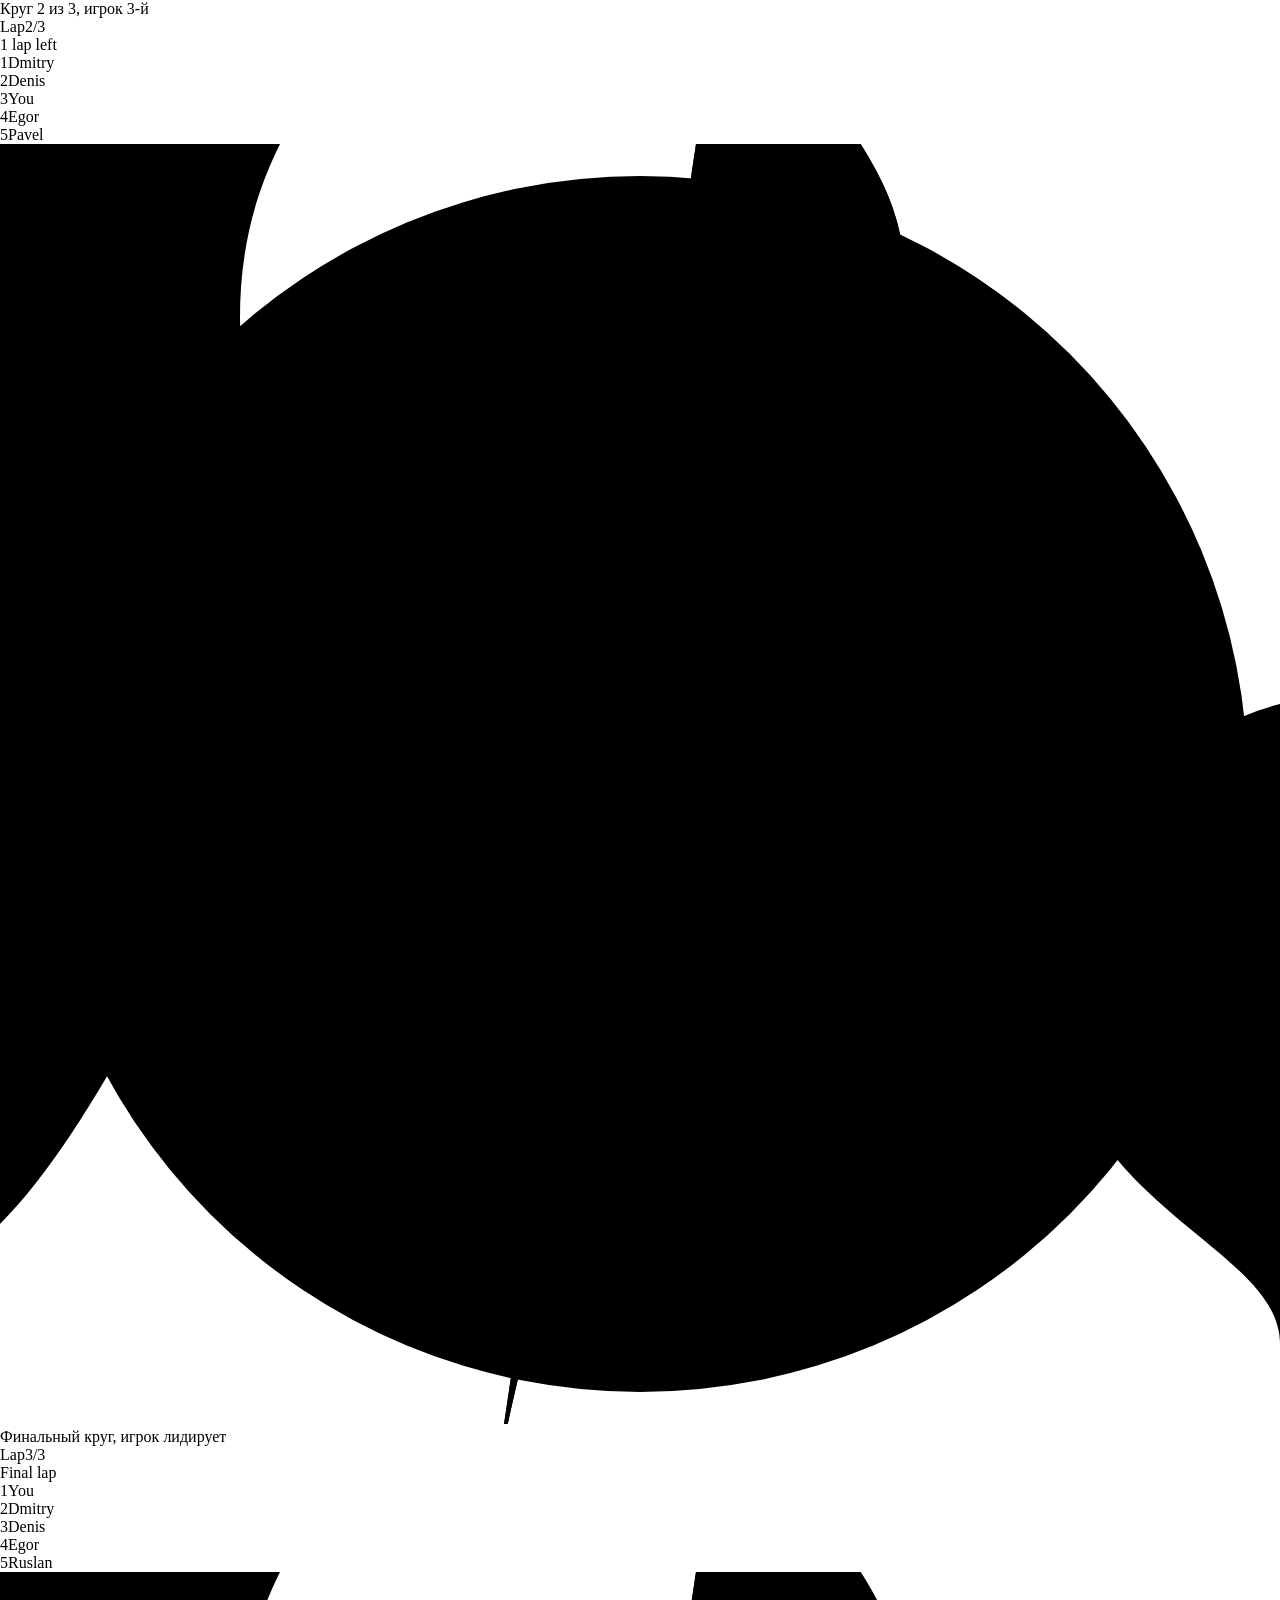
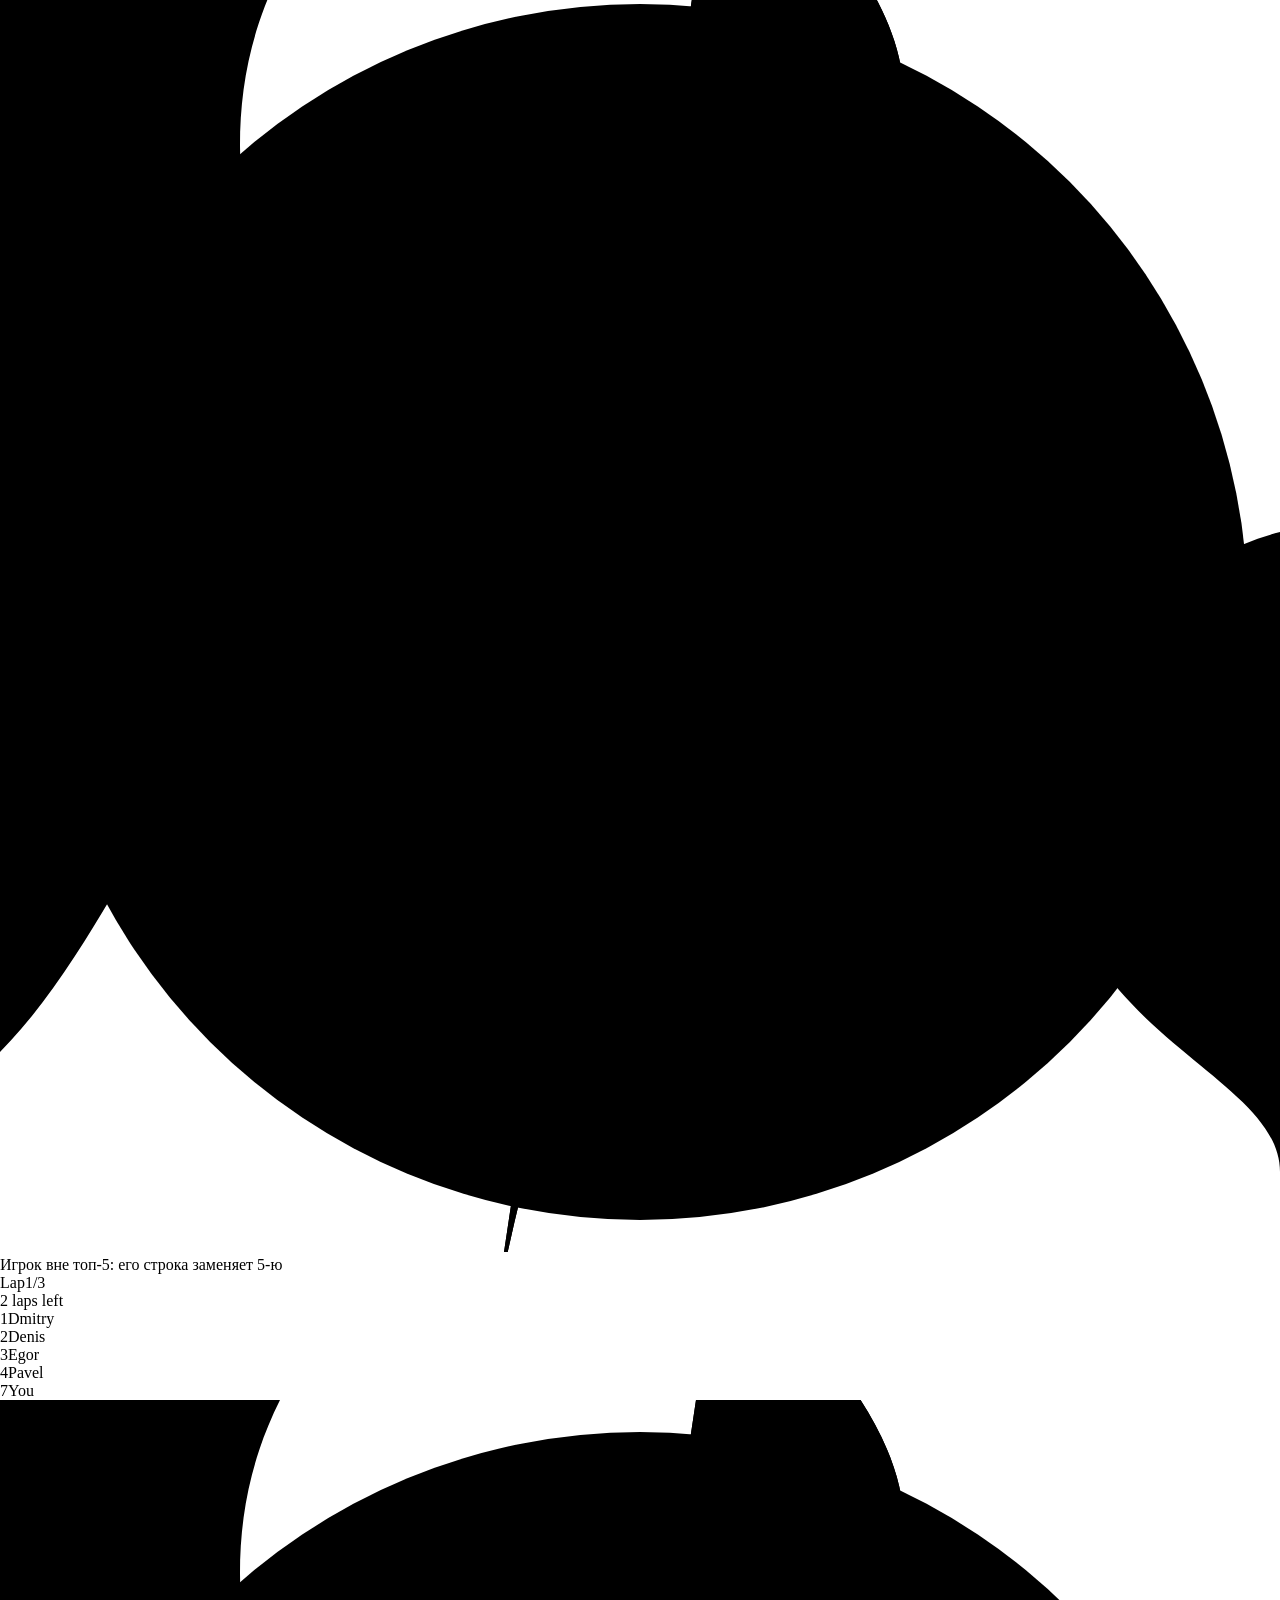
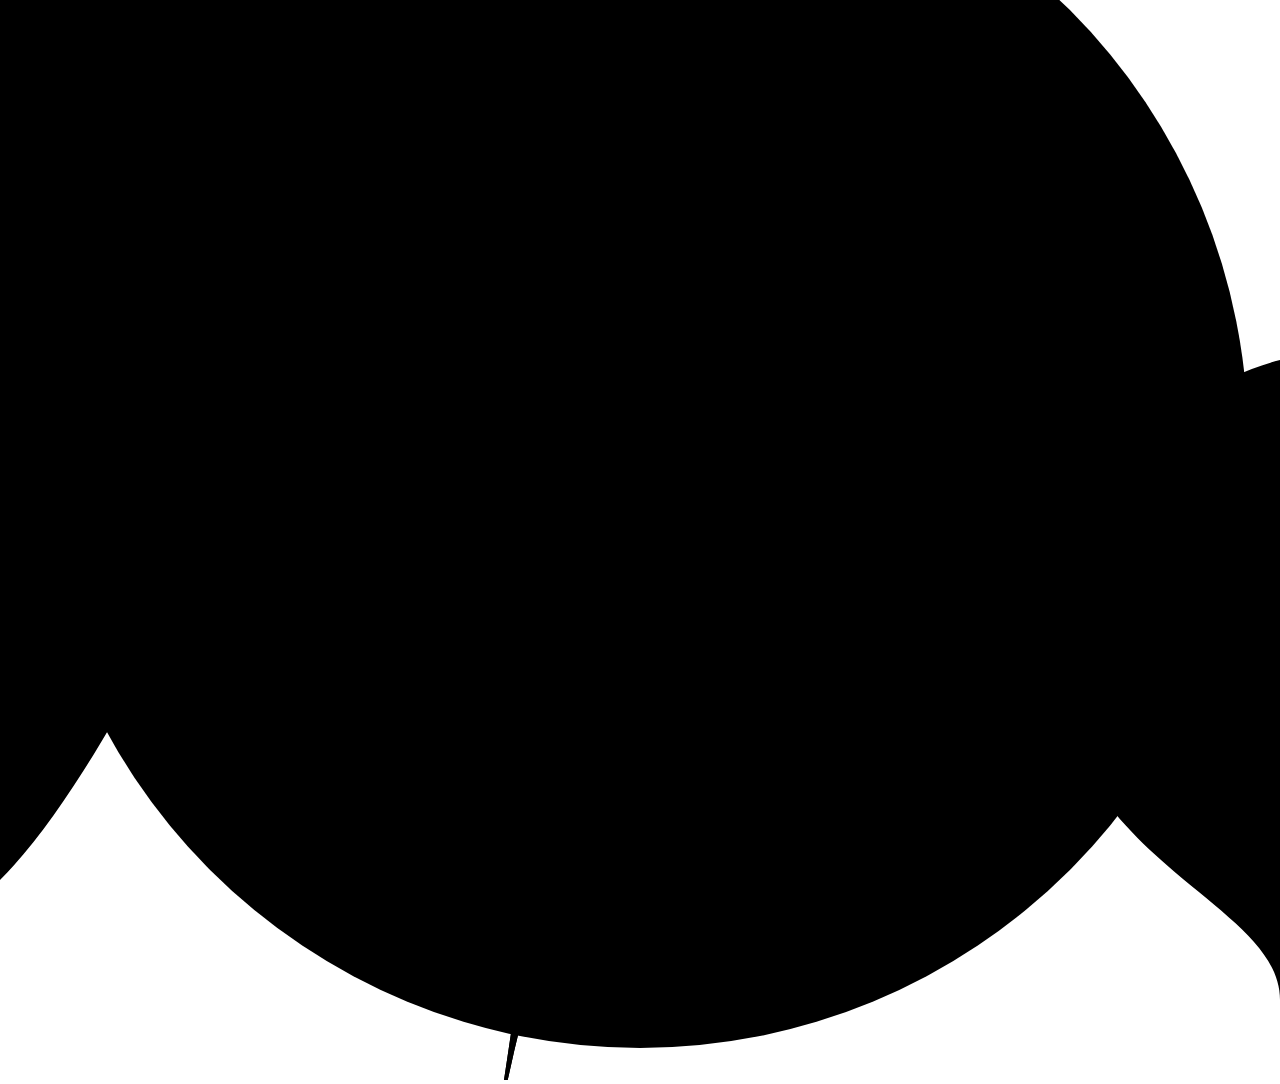
<file: design/RacingHud/components/RaceStandings/preview.html>
<!-- @dsCard group="Race" height=380 subtitle="Круги и топ-5, вставленные в радар" -->
<!doctype html>
<html lang="ru">
<head>
<meta charset="utf-8">
<meta name="viewport" content="width=device-width, initial-scale=1">
<style>html,body{margin:0;background:var(--surface)}</style>
</head>
<body>
<div class="hud pv-scene" style="background-position:right top"><div class="pv">
  <div class="pv-case"><span class="pv-tag">Круг 2 из 3, игрок 3-й</span>
    <div class="standings">
      <div class="zone-race lb">
        <div class="lb__head">
          <div class="lap"><span class="t-label lap__label">Lap</span><span class="lap__value"><span class="t-num-md">2</span><span class="t-num-sm lap__total">/3</span></span></div>
          <div class="lap__prog"><div class="pips"><i class="pip done"></i><i class="pip now" style="--lp:45%"></i><i class="pip"></i></div><span class="lap__left">1 lap left</span></div>
        </div>
        <div class="lb__rows">
          <div class="lb__row"><span class="lb__pos">1</span><span class="t-name">Dmitry</span></div>
          <div class="lb__row"><span class="lb__pos">2</span><span class="t-name">Denis</span></div>
          <div class="lb__row lb__row--you"><span class="lb__pos">3</span><span class="t-name">You</span></div>
          <div class="lb__row"><span class="lb__pos">4</span><span class="t-name">Egor</span></div>
          <div class="lb__row"><span class="lb__pos">5</span><span class="t-name">Pavel</span></div>
        </div>
      </div>
      <div class="radar">
  <svg viewBox="0 0 320 320" role="img" aria-label="Radar">
    <path class="rd-land" d="M0 0 H70 C40 60 90 110 60 170 C40 210 20 250 0 270 Z"/>
    <path class="rd-land" d="M320 140 C280 150 250 200 270 240 C285 270 320 280 320 300 Z"/>
    <path class="rd-land" d="M205 190 c18 -6 34 4 30 18 c-4 14 -26 16 -36 8 c-8 -7 -4 -22 6 -26z"/>
    <path class="rd-track" id="trk" d="M120 360 C130 280 160 230 160 160 C160 100 215 85 225 40 C232 10 200 -20 180 -40"/>
    <path class="rd-track-line" d="M120 360 C130 280 160 230 160 160 C160 100 215 85 225 40 C232 10 200 -20 180 -40"/>
    <circle class="rd-ring" cx="160" cy="160" r="56"/>
    <circle class="rd-ring" cx="160" cy="160" r="106"/>
    <circle class="rd-ring" cx="160" cy="160" r="152"/>
    <path class="rd-ring" d="M160 8 V312 M8 160 H312"/>
    <g class="rd-ticks"></g>
    <rect class="rd-pickup" x="-6" y="-6" width="12" height="12" transform="translate(186 116) rotate(45)"/>
    <rect class="rd-pickup" x="-6" y="-6" width="12" height="12" transform="translate(116 236) rotate(45)"/>
    <circle class="rd-rival" r="7" data-at="0.76"/>
    <text class="rd-tag" data-tag="0.76" dx="13" dy="6">P1</text>
    <circle class="rd-rival" r="7" data-at="0.66"/>
    <circle class="rd-behind" r="6" data-at="0.36"/>
    <circle class="rd-behind" r="6" data-at="0.14"/>
    <path class="rd-you" d="M160 140 L174 174 L160 166 L146 174 Z"/>
  </svg>
  <div class="radar__sweep" aria-hidden="true"></div>
</div>

    </div>
  </div>
  <div class="pv-case"><span class="pv-tag">Финальный круг, игрок лидирует</span>
    <div class="standings">
      <div class="zone-race lb">
        <div class="lb__head">
          <div class="lap"><span class="t-label lap__label">Lap</span><span class="lap__value"><span class="t-num-md">3</span><span class="t-num-sm lap__total">/3</span></span></div>
          <div class="lap__prog"><div class="pips"><i class="pip done"></i><i class="pip done"></i><i class="pip now" style="--lp:70%"></i></div><span class="lap__left final">Final lap</span></div>
        </div>
        <div class="lb__rows">
          <div class="lb__row lb__row--you"><span class="lb__pos">1</span><span class="t-name">You</span></div>
          <div class="lb__row"><span class="lb__pos">2</span><span class="t-name">Dmitry</span></div>
          <div class="lb__row"><span class="lb__pos">3</span><span class="t-name">Denis</span></div>
          <div class="lb__row"><span class="lb__pos">4</span><span class="t-name">Egor</span></div>
          <div class="lb__row"><span class="lb__pos">5</span><span class="t-name">Ruslan</span></div>
        </div>
      </div>
      <div class="radar">
  <svg viewBox="0 0 320 320" role="img" aria-label="Radar">
    <path class="rd-land" d="M0 0 H70 C40 60 90 110 60 170 C40 210 20 250 0 270 Z"/>
    <path class="rd-land" d="M320 140 C280 150 250 200 270 240 C285 270 320 280 320 300 Z"/>
    <path class="rd-land" d="M205 190 c18 -6 34 4 30 18 c-4 14 -26 16 -36 8 c-8 -7 -4 -22 6 -26z"/>
    <path class="rd-track" id="trk" d="M120 360 C130 280 160 230 160 160 C160 100 215 85 225 40 C232 10 200 -20 180 -40"/>
    <path class="rd-track-line" d="M120 360 C130 280 160 230 160 160 C160 100 215 85 225 40 C232 10 200 -20 180 -40"/>
    <circle class="rd-ring" cx="160" cy="160" r="56"/>
    <circle class="rd-ring" cx="160" cy="160" r="106"/>
    <circle class="rd-ring" cx="160" cy="160" r="152"/>
    <path class="rd-ring" d="M160 8 V312 M8 160 H312"/>
    <g class="rd-ticks"></g>
    <rect class="rd-pickup" x="-6" y="-6" width="12" height="12" transform="translate(186 116) rotate(45)"/>
    <rect class="rd-pickup" x="-6" y="-6" width="12" height="12" transform="translate(116 236) rotate(45)"/>
    <circle class="rd-rival" r="7" data-at="0.76"/>
    <text class="rd-tag" data-tag="0.76" dx="13" dy="6">P1</text>
    <circle class="rd-rival" r="7" data-at="0.66"/>
    <circle class="rd-behind" r="6" data-at="0.36"/>
    <circle class="rd-behind" r="6" data-at="0.14"/>
    <path class="rd-you" d="M160 140 L174 174 L160 166 L146 174 Z"/>
  </svg>
  <div class="radar__sweep" aria-hidden="true"></div>
</div>

    </div>
  </div>
  <div class="pv-case"><span class="pv-tag">Игрок вне топ-5: его строка заменяет 5-ю</span>
    <div class="standings">
      <div class="zone-race lb">
        <div class="lb__head">
          <div class="lap"><span class="t-label lap__label">Lap</span><span class="lap__value"><span class="t-num-md">1</span><span class="t-num-sm lap__total">/3</span></span></div>
          <div class="lap__prog"><div class="pips"><i class="pip now" style="--lp:60%"></i><i class="pip"></i><i class="pip"></i></div><span class="lap__left">2 laps left</span></div>
        </div>
        <div class="lb__rows">
          <div class="lb__row"><span class="lb__pos">1</span><span class="t-name">Dmitry</span></div>
          <div class="lb__row"><span class="lb__pos">2</span><span class="t-name">Denis</span></div>
          <div class="lb__row"><span class="lb__pos">3</span><span class="t-name">Egor</span></div>
          <div class="lb__row"><span class="lb__pos">4</span><span class="t-name">Pavel</span></div>
          <div class="lb__row lb__row--you"><span class="lb__pos">7</span><span class="t-name">You</span></div>
        </div>
      </div>
      <div class="radar">
  <svg viewBox="0 0 320 320" role="img" aria-label="Radar">
    <path class="rd-land" d="M0 0 H70 C40 60 90 110 60 170 C40 210 20 250 0 270 Z"/>
    <path class="rd-land" d="M320 140 C280 150 250 200 270 240 C285 270 320 280 320 300 Z"/>
    <path class="rd-land" d="M205 190 c18 -6 34 4 30 18 c-4 14 -26 16 -36 8 c-8 -7 -4 -22 6 -26z"/>
    <path class="rd-track" id="trk" d="M120 360 C130 280 160 230 160 160 C160 100 215 85 225 40 C232 10 200 -20 180 -40"/>
    <path class="rd-track-line" d="M120 360 C130 280 160 230 160 160 C160 100 215 85 225 40 C232 10 200 -20 180 -40"/>
    <circle class="rd-ring" cx="160" cy="160" r="56"/>
    <circle class="rd-ring" cx="160" cy="160" r="106"/>
    <circle class="rd-ring" cx="160" cy="160" r="152"/>
    <path class="rd-ring" d="M160 8 V312 M8 160 H312"/>
    <g class="rd-ticks"></g>
    <rect class="rd-pickup" x="-6" y="-6" width="12" height="12" transform="translate(186 116) rotate(45)"/>
    <rect class="rd-pickup" x="-6" y="-6" width="12" height="12" transform="translate(116 236) rotate(45)"/>
    <circle class="rd-rival" r="7" data-at="0.76"/>
    <text class="rd-tag" data-tag="0.76" dx="13" dy="6">P1</text>
    <circle class="rd-rival" r="7" data-at="0.66"/>
    <circle class="rd-behind" r="6" data-at="0.36"/>
    <circle class="rd-behind" r="6" data-at="0.14"/>
    <path class="rd-you" d="M160 140 L174 174 L160 166 L146 174 Z"/>
  </svg>
  <div class="radar__sweep" aria-hidden="true"></div>
</div>

    </div>
  </div>
</div></div>
<script>
  (function () {
    document.querySelectorAll('.radar svg').forEach(function (svg) {
      var trk = svg.querySelector('#trk'), len = trk.getTotalLength();
      svg.querySelectorAll('[data-at]').forEach(function (el) {
        var p = trk.getPointAtLength(len * parseFloat(el.getAttribute('data-at')));
        el.setAttribute('cx', p.x); el.setAttribute('cy', p.y);
      });
      svg.querySelectorAll('[data-tag]').forEach(function (el) {
        var p = trk.getPointAtLength(len * parseFloat(el.getAttribute('data-tag')));
        el.setAttribute('x', p.x); el.setAttribute('y', p.y);
      });
      var g = svg.querySelector('.rd-ticks'), ns = 'http://www.w3.org/2000/svg';
      for (var a = 0; a < 360; a += 15) {
        var r1 = a % 45 === 0 ? 144 : 150, rad = a * Math.PI / 180, l = document.createElementNS(ns, 'line');
        l.setAttribute('class', 'rd-tick');
        l.setAttribute('x1', 160 + r1 * Math.sin(rad)); l.setAttribute('y1', 160 - r1 * Math.cos(rad));
        l.setAttribute('x2', 160 + 157 * Math.sin(rad)); l.setAttribute('y2', 160 - 157 * Math.cos(rad));
        g.appendChild(l);
      }
    });
  })();
</script>

</body>
</html>
</file>
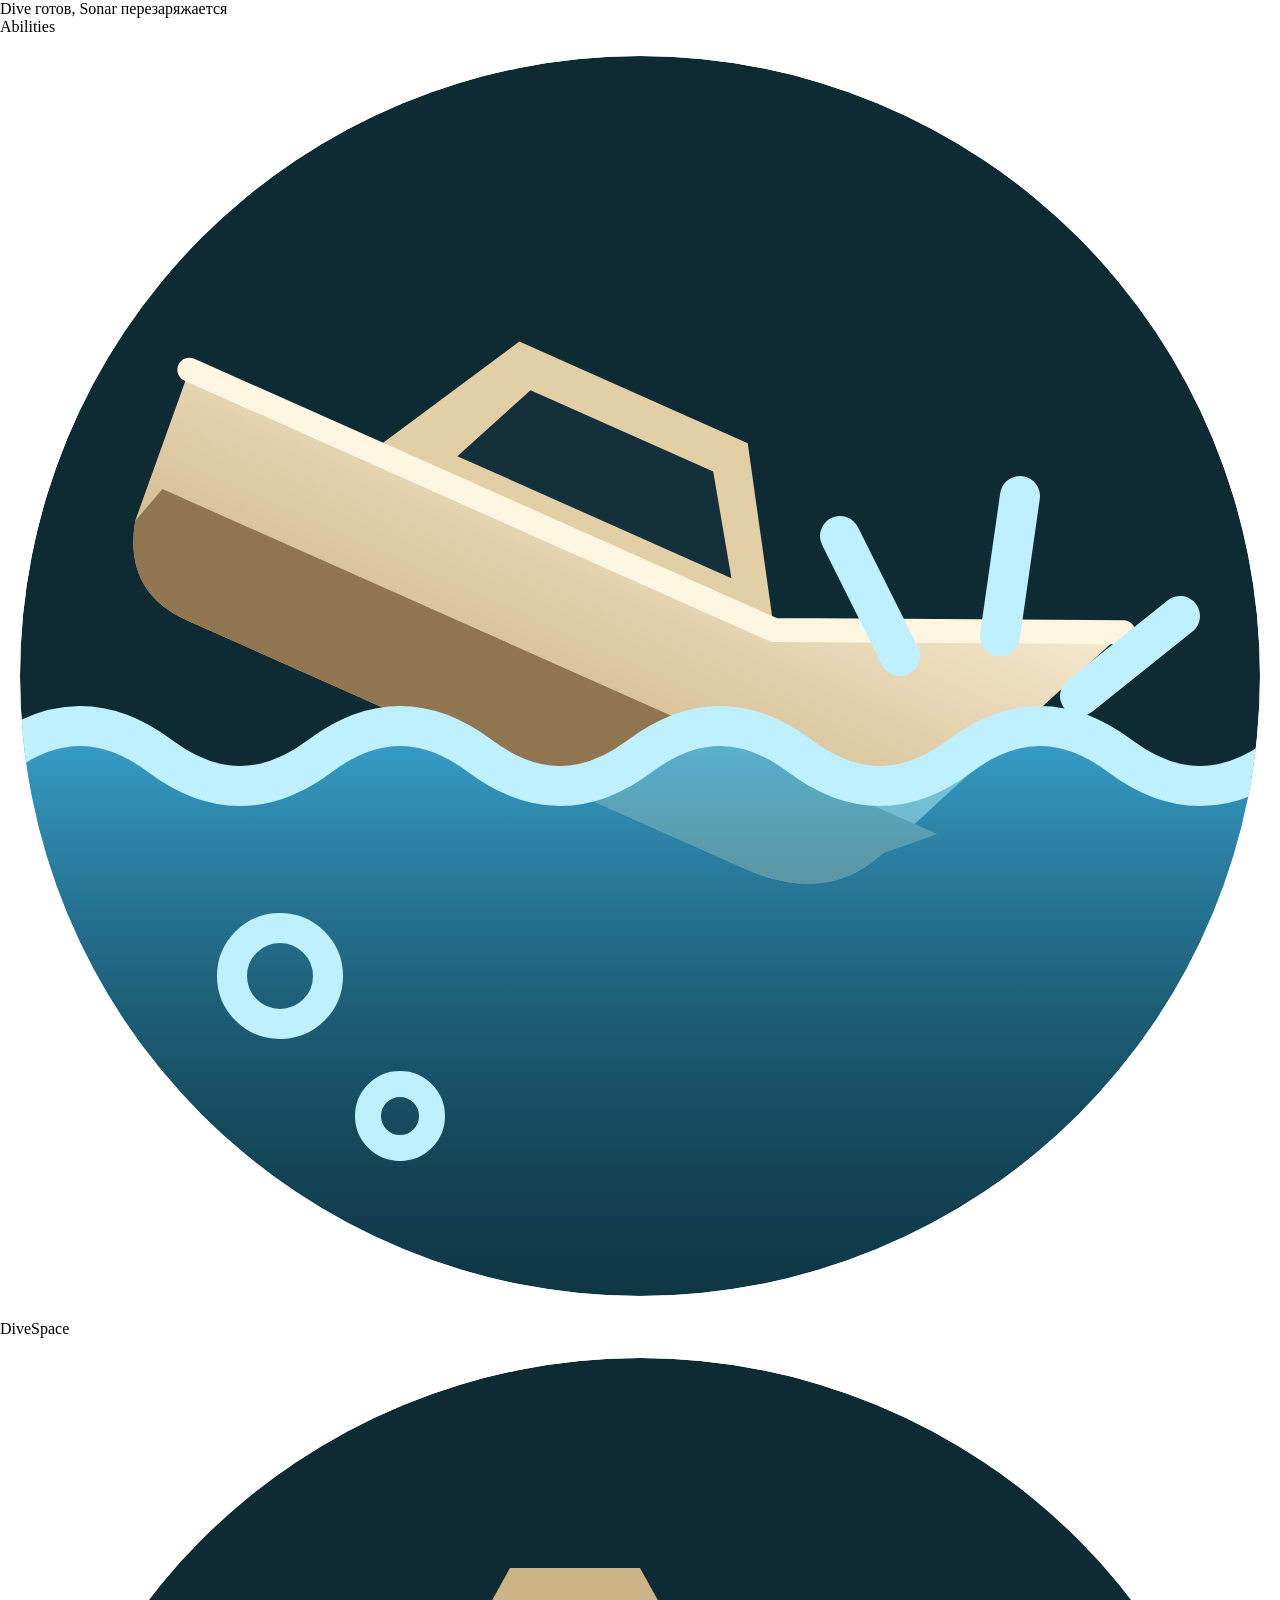
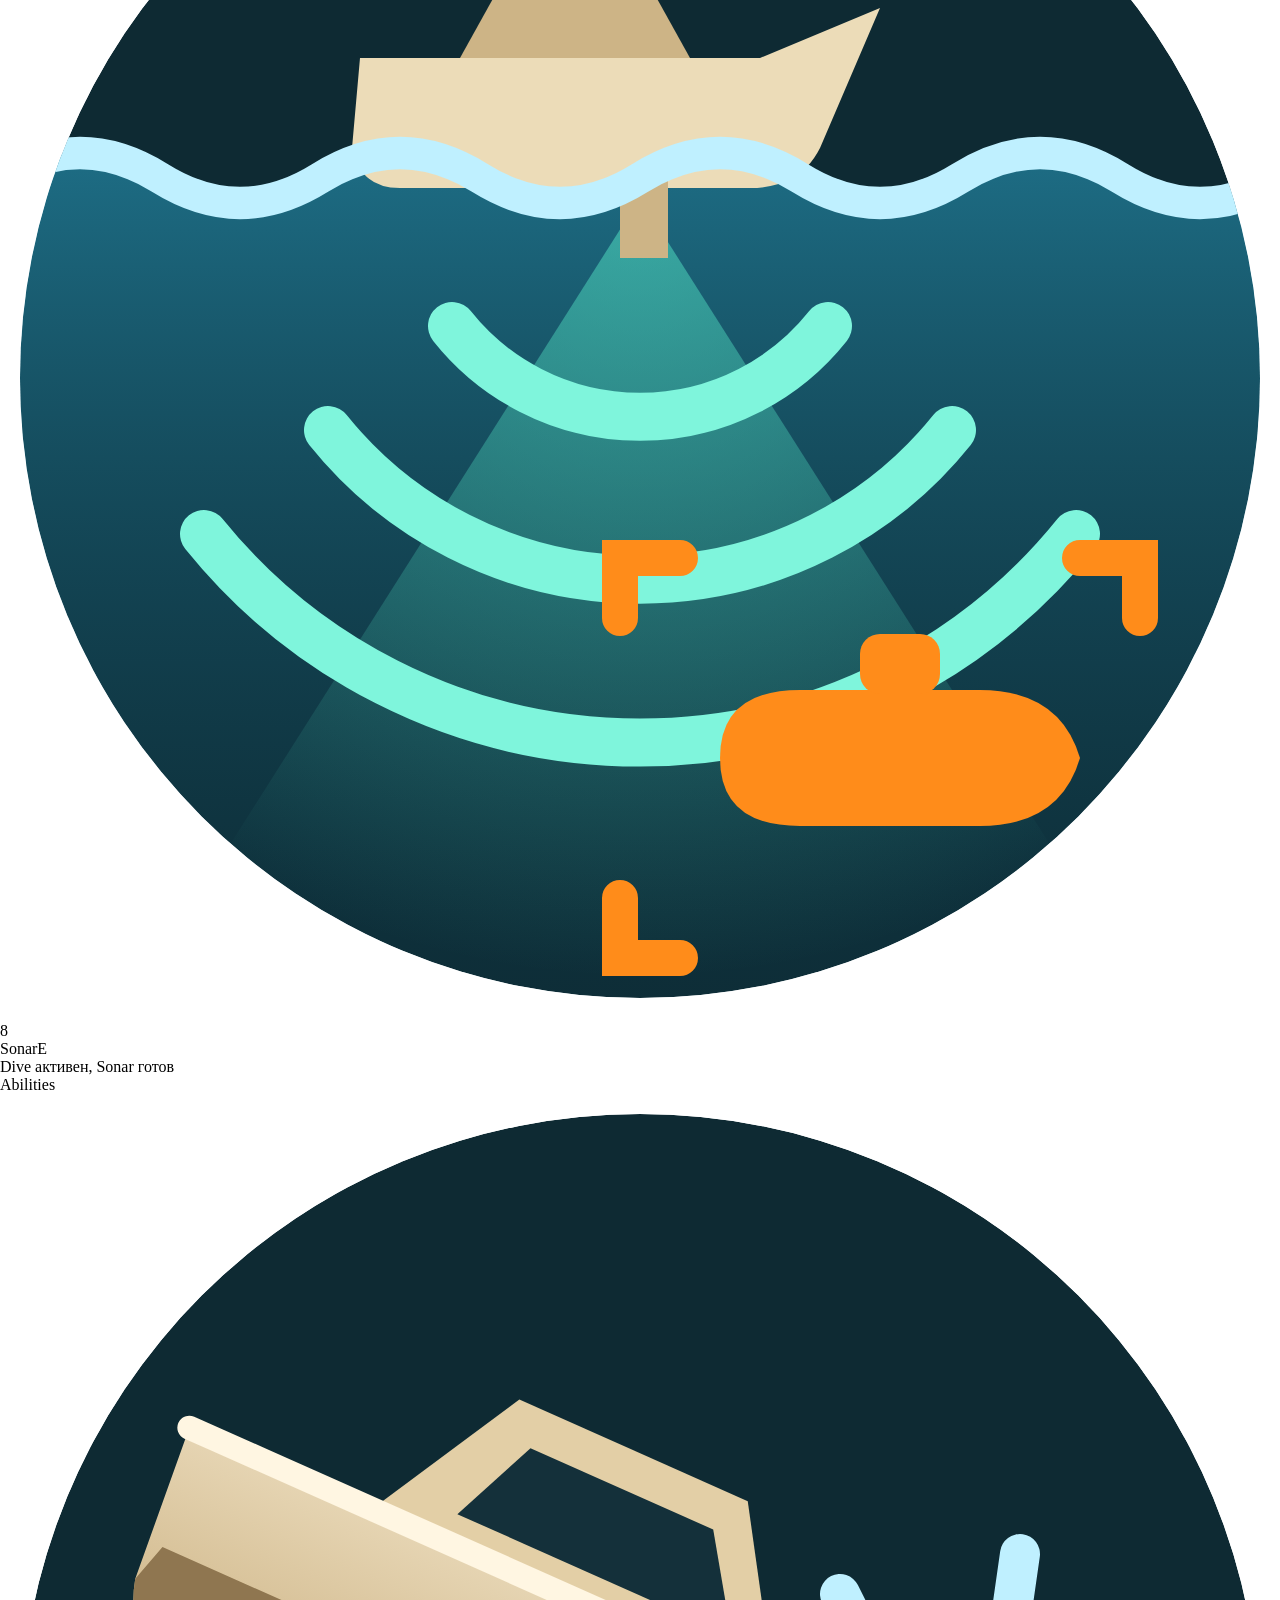
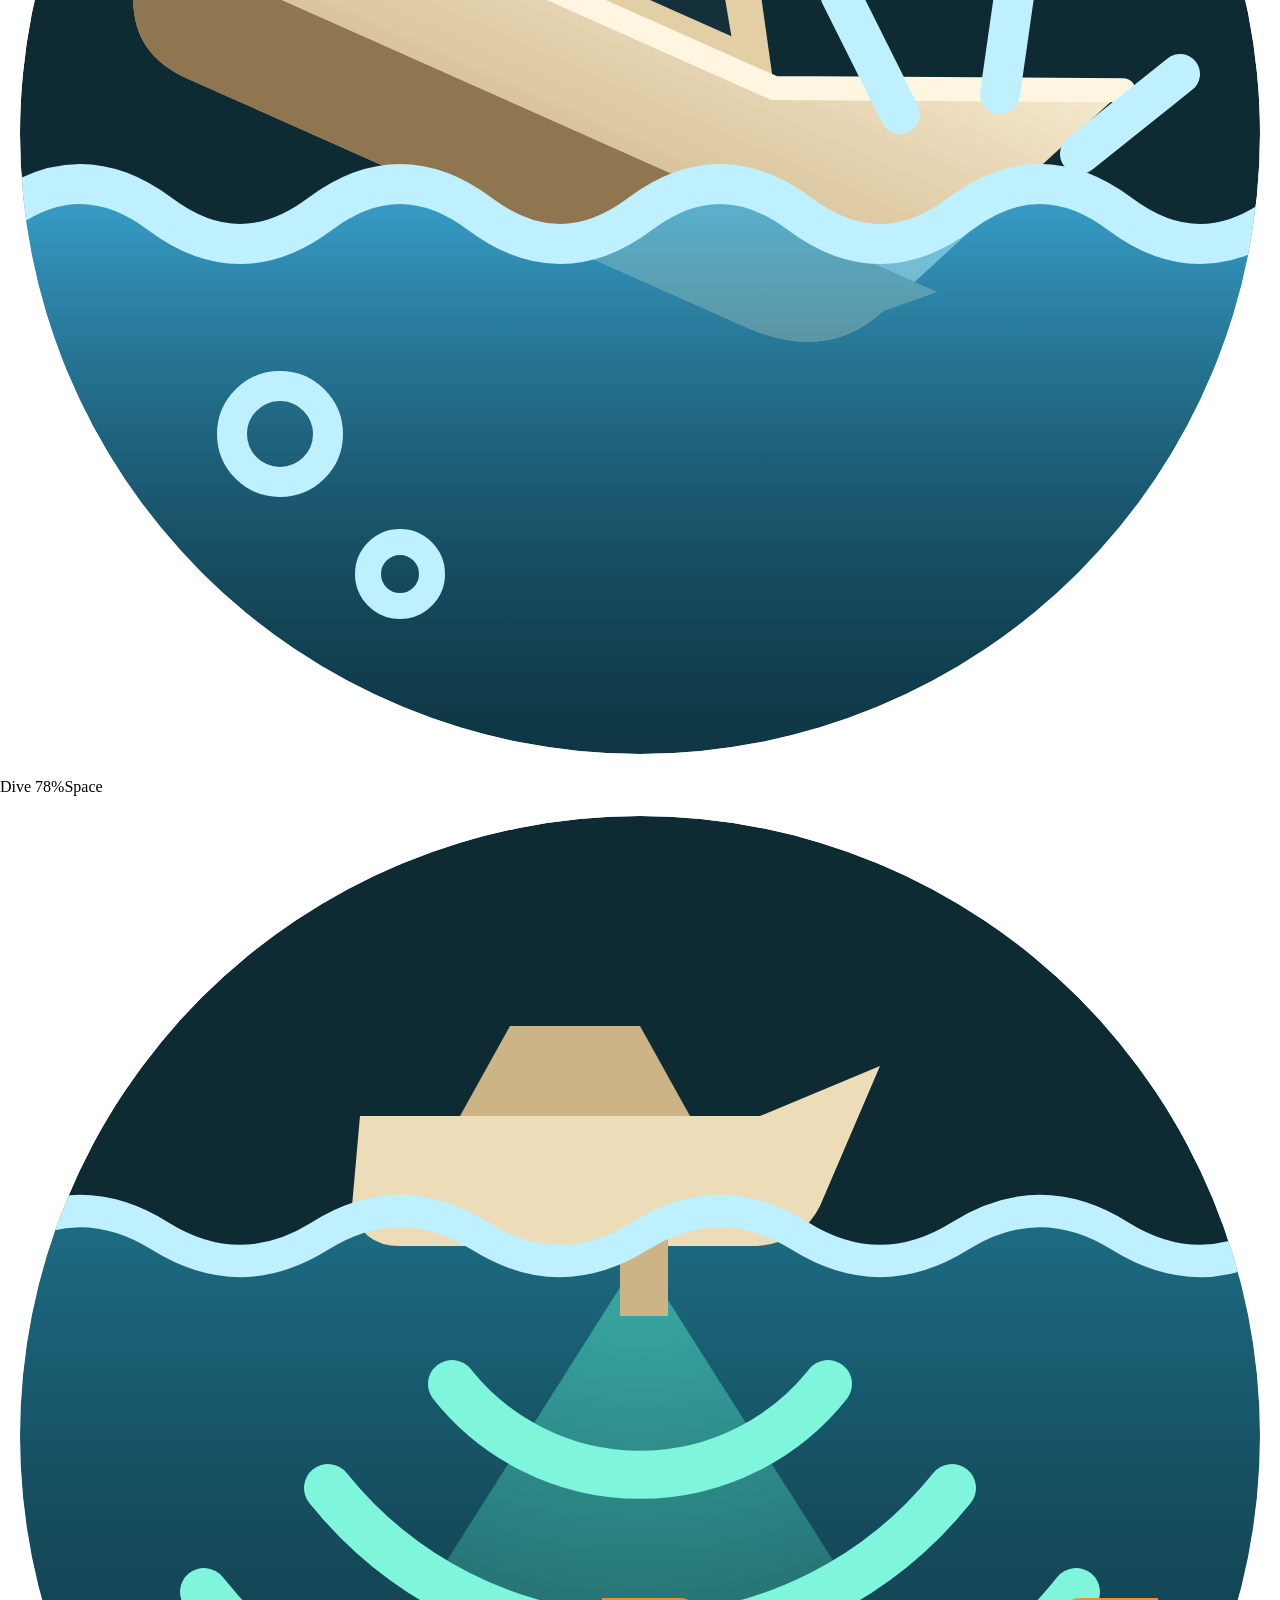
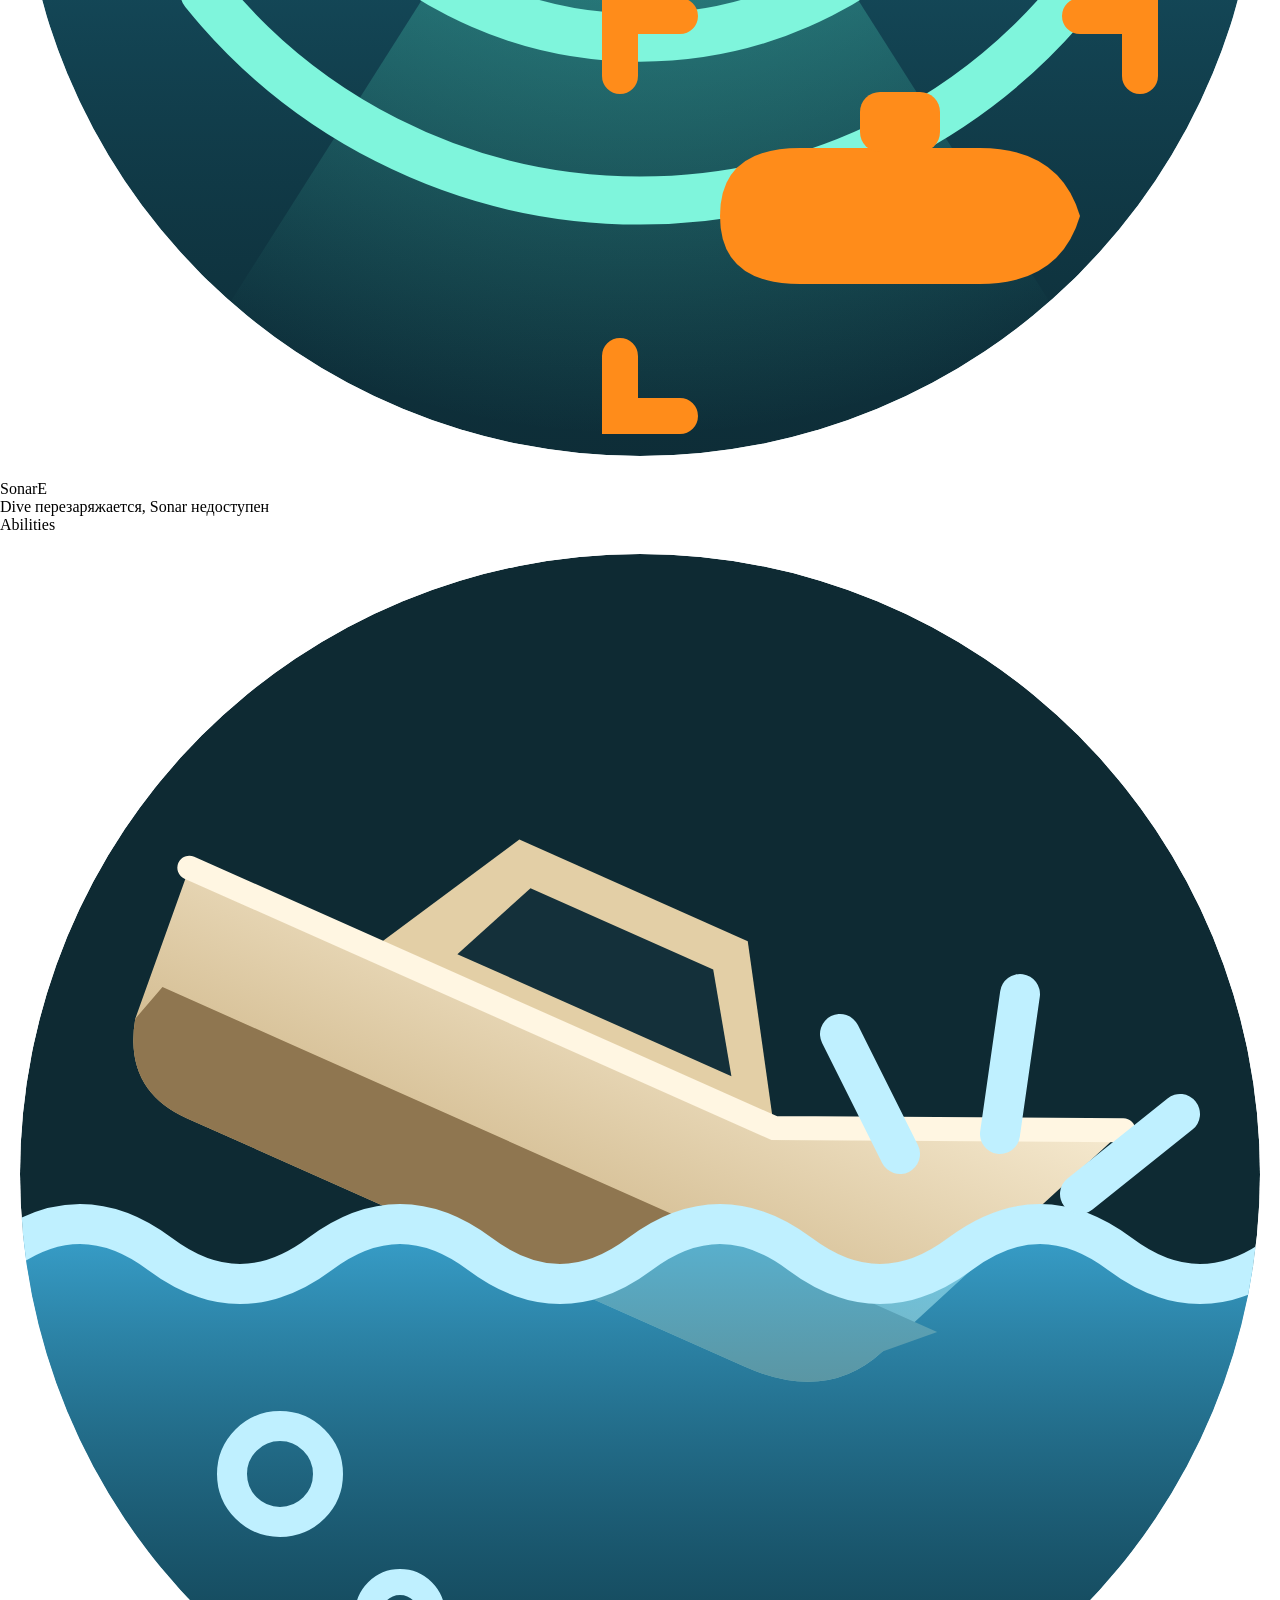
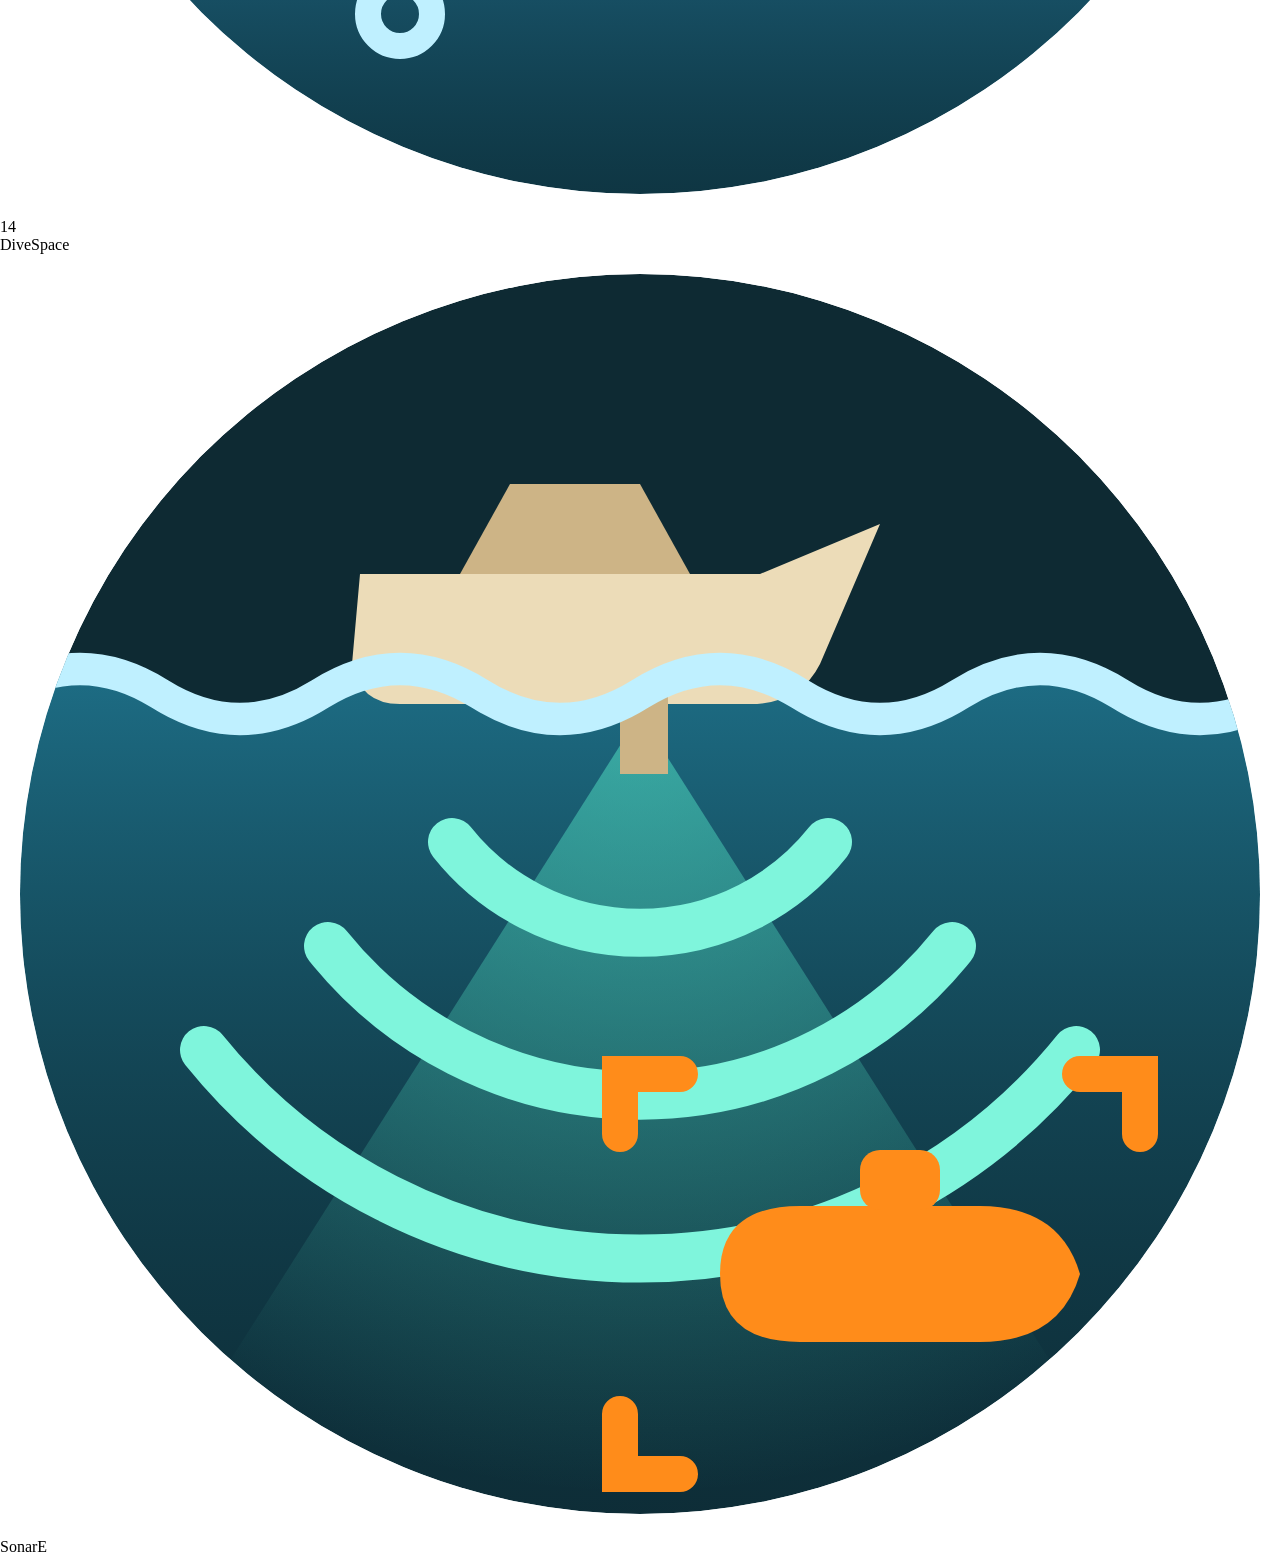
<file: design/RacingHud/components/Skills/preview.html>
<!-- @dsCard group="Combat" height=320 subtitle="Два навыка в одной панели: готов, перезарядка, активен, недоступен" -->
<!doctype html>
<html lang="ru">
<head>
<meta charset="utf-8">
<meta name="viewport" content="width=device-width, initial-scale=1">
<style>html,body{margin:0;background:var(--surface)}</style>
</head>
<body>
<div class="hud pv-scene" style="background-position:left bottom"><div class="pv">
  <div class="pv-case"><span class="pv-tag">Dive готов, Sonar перезаряжается</span>
    <div class="panel zone-combat abil">
        <div class="panel__head"><span class="t-label">Abilities</span></div>
        <div class="abil__body">
          <div class="abil__slot is-ready"><div class="skill skill--main skill--ready"><div class="skill__ring"></div><div class="skill__disc"><svg class="ico art" aria-hidden="true" viewBox="0 0 64 64"><defs><linearGradient id="dA_w" x1="0" y1="0" x2="0" y2="1"><stop offset="0" stop-color="#47c8ff" stop-opacity=".75"/><stop offset="1" stop-color="#0f5d78" stop-opacity=".2"/></linearGradient><linearGradient id="dA_h" x1="0" y1="0" x2="0" y2="1"><stop offset="0" stop-color="#f6ead0"/><stop offset="1" stop-color="#cdb486"/></linearGradient><clipPath id="dA_c"><circle cx="32" cy="32" r="31"/></clipPath></defs><g clip-path="url(#dA_c)"><circle cx="32" cy="32" r="31" fill="#0e2a33"/>
<g transform="rotate(24 32 30)"><path d="M6 27 H38 L54 20 L47.5 35 Q46 38.5 41.5 38.5 H11 Q7.5 38.5 6.6 35 Z" fill="url(#dA_h)"/><path d="M7.2 33 H49.6 L47.5 35 Q46 38.5 41.5 38.5 H11 Q7.5 38.5 6.6 35 Z" fill="#8f7650"/><path d="M16 27 L20.5 19 H33 L38 27 Z" fill="#e3cfa6"/><path d="M22 21 H32 L35 25.5 H20 Z" fill="#14303a"/><path d="M6 27 H38 L54 20" fill="none" stroke="#fff6e2" stroke-width="1.2" stroke-linecap="round"/></g>
<path d="M0 36 q4 -3 8 0 t8 0 t8 0 t8 0 t8 0 t8 0 t8 0 t8 0 V64 H0Z" fill="url(#dA_w)"/>
<path d="M0 36 q4 -3 8 0 t8 0 t8 0 t8 0 t8 0 t8 0 t8 0 t8 0" fill="none" stroke="#bff0ff" stroke-width="2" stroke-linecap="round"/>
<path d="M45 31 l-3 -6 M50 30 l1 -7 M54 33 l5 -4" stroke="#bff0ff" stroke-width="2" stroke-linecap="round"/>
<circle cx="14" cy="47" r="2.4" fill="none" stroke="#bff0ff" stroke-width="1.5"/><circle cx="20" cy="54" r="1.6" fill="none" stroke="#bff0ff" stroke-width="1.3"/><circle cx="10" cy="57" r="1.1" fill="#bff0ff"/>
</g></svg></div></div><span class="abil__name"><span class="t-label">Dive</span><span class="key">Space</span></span></div>
          <div class="abil__slot"><div class="skill skill--cooldown" style="--p:62"><div class="skill__ring"></div><div class="skill__disc"><svg class="ico art" aria-hidden="true" viewBox="0 0 64 64"><defs><linearGradient id="sA_w" x1="0" y1="0" x2="0" y2="1"><stop offset="0" stop-color="#2aa4c8" stop-opacity=".55"/><stop offset="1" stop-color="#0b3c4c" stop-opacity=".15"/></linearGradient><radialGradient id="sA_p" cx="32" cy="22" r="40" gradientUnits="userSpaceOnUse"><stop offset="0" stop-color="#54e6c6" stop-opacity=".55"/><stop offset="1" stop-color="#54e6c6" stop-opacity="0"/></radialGradient><clipPath id="sA_c"><circle cx="32" cy="32" r="31"/></clipPath></defs><g clip-path="url(#sA_c)"><circle cx="32" cy="32" r="31" fill="#0e2a33"/>
<path d="M0 22 q4 -2.5 8 0 t8 0 t8 0 t8 0 t8 0 t8 0 t8 0 t8 0 V64 H0Z" fill="url(#sA_w)"/>
<path d="M32 23 L6 64 H58 Z" fill="url(#sA_p)"/>
<path d="M22.6 29.4 A12 12 0 0 0 41.4 29.4 M16.4 34.6 A20 20 0 0 0 47.6 34.6 M10.2 39.8 A28 28 0 0 0 53.8 39.8" fill="none" stroke="#7ff5dc" stroke-width="2.4" stroke-linecap="round"/>
<path d="M18 16 H38 L44 13.5 L41 20.5 Q40 22.5 37.5 22.5 H20 Q18 22.5 17.6 20.5 Z" fill="#ecdcb8"/><path d="M23 16 L25.5 11.5 H32 L34.5 16 Z" fill="#cdb486"/><rect x="31" y="22" width="2.4" height="4" fill="#cdb486"/>
<path d="M0 22 q4 -2.5 8 0 t8 0 t8 0 t8 0 t8 0 t8 0 t8 0 t8 0" fill="none" stroke="#bff0ff" stroke-width="1.6"/>
<g transform="translate(44 51)"><path d="M-8 0 Q-8 -3.4 -4 -3.4 H5 Q9 -3.4 10 0 Q9 3.4 5 3.4 H-4 Q-8 3.4 -8 0Z" fill="#ff8c1a"/><rect x="-1" y="-6.2" width="4" height="3" rx="1" fill="#ff8c1a"/></g>
<path d="M32 44 v-3 h3 M58 44 v-3 h-3 M32 58 v3 h3 M58 58 v3 h-3" fill="none" stroke="#ff8c1a" stroke-width="1.8" stroke-linecap="round" transform="translate(-1 0)"/>
</g></svg><span class="skill__cd t-num-md">8</span></div></div><span class="abil__name"><span class="t-label">Sonar</span><span class="key">E</span></span></div>
        </div>
      </div>
  </div>
  <div class="pv-case"><span class="pv-tag">Dive активен, Sonar готов</span>
    <div class="panel zone-combat abil">
      <div class="panel__head"><span class="t-label">Abilities</span></div>
      <div class="abil__body">
        <div class="abil__slot is-active"><div class="skill skill--main skill--active" style="--p:78"><div class="skill__ring"></div><div class="skill__disc"><svg class="ico art" aria-hidden="true" viewBox="0 0 64 64"><defs><linearGradient id="dA_w" x1="0" y1="0" x2="0" y2="1"><stop offset="0" stop-color="#47c8ff" stop-opacity=".75"/><stop offset="1" stop-color="#0f5d78" stop-opacity=".2"/></linearGradient><linearGradient id="dA_h" x1="0" y1="0" x2="0" y2="1"><stop offset="0" stop-color="#f6ead0"/><stop offset="1" stop-color="#cdb486"/></linearGradient><clipPath id="dA_c"><circle cx="32" cy="32" r="31"/></clipPath></defs><g clip-path="url(#dA_c)"><circle cx="32" cy="32" r="31" fill="#0e2a33"/>
<g transform="rotate(24 32 30)"><path d="M6 27 H38 L54 20 L47.5 35 Q46 38.5 41.5 38.5 H11 Q7.5 38.5 6.6 35 Z" fill="url(#dA_h)"/><path d="M7.2 33 H49.6 L47.5 35 Q46 38.5 41.5 38.5 H11 Q7.5 38.5 6.6 35 Z" fill="#8f7650"/><path d="M16 27 L20.5 19 H33 L38 27 Z" fill="#e3cfa6"/><path d="M22 21 H32 L35 25.5 H20 Z" fill="#14303a"/><path d="M6 27 H38 L54 20" fill="none" stroke="#fff6e2" stroke-width="1.2" stroke-linecap="round"/></g>
<path d="M0 36 q4 -3 8 0 t8 0 t8 0 t8 0 t8 0 t8 0 t8 0 t8 0 V64 H0Z" fill="url(#dA_w)"/>
<path d="M0 36 q4 -3 8 0 t8 0 t8 0 t8 0 t8 0 t8 0 t8 0 t8 0" fill="none" stroke="#bff0ff" stroke-width="2" stroke-linecap="round"/>
<path d="M45 31 l-3 -6 M50 30 l1 -7 M54 33 l5 -4" stroke="#bff0ff" stroke-width="2" stroke-linecap="round"/>
<circle cx="14" cy="47" r="2.4" fill="none" stroke="#bff0ff" stroke-width="1.5"/><circle cx="20" cy="54" r="1.6" fill="none" stroke="#bff0ff" stroke-width="1.3"/><circle cx="10" cy="57" r="1.1" fill="#bff0ff"/>
</g></svg></div></div><span class="abil__name"><span class="t-label">Dive 78%</span><span class="key">Space</span></span></div>
        <div class="abil__slot is-ready"><div class="skill skill--ready"><div class="skill__ring"></div><div class="skill__disc"><svg class="ico art" aria-hidden="true" viewBox="0 0 64 64"><defs><linearGradient id="sA_w" x1="0" y1="0" x2="0" y2="1"><stop offset="0" stop-color="#2aa4c8" stop-opacity=".55"/><stop offset="1" stop-color="#0b3c4c" stop-opacity=".15"/></linearGradient><radialGradient id="sA_p" cx="32" cy="22" r="40" gradientUnits="userSpaceOnUse"><stop offset="0" stop-color="#54e6c6" stop-opacity=".55"/><stop offset="1" stop-color="#54e6c6" stop-opacity="0"/></radialGradient><clipPath id="sA_c"><circle cx="32" cy="32" r="31"/></clipPath></defs><g clip-path="url(#sA_c)"><circle cx="32" cy="32" r="31" fill="#0e2a33"/>
<path d="M0 22 q4 -2.5 8 0 t8 0 t8 0 t8 0 t8 0 t8 0 t8 0 t8 0 V64 H0Z" fill="url(#sA_w)"/>
<path d="M32 23 L6 64 H58 Z" fill="url(#sA_p)"/>
<path d="M22.6 29.4 A12 12 0 0 0 41.4 29.4 M16.4 34.6 A20 20 0 0 0 47.6 34.6 M10.2 39.8 A28 28 0 0 0 53.8 39.8" fill="none" stroke="#7ff5dc" stroke-width="2.4" stroke-linecap="round"/>
<path d="M18 16 H38 L44 13.5 L41 20.5 Q40 22.5 37.5 22.5 H20 Q18 22.5 17.6 20.5 Z" fill="#ecdcb8"/><path d="M23 16 L25.5 11.5 H32 L34.5 16 Z" fill="#cdb486"/><rect x="31" y="22" width="2.4" height="4" fill="#cdb486"/>
<path d="M0 22 q4 -2.5 8 0 t8 0 t8 0 t8 0 t8 0 t8 0 t8 0 t8 0" fill="none" stroke="#bff0ff" stroke-width="1.6"/>
<g transform="translate(44 51)"><path d="M-8 0 Q-8 -3.4 -4 -3.4 H5 Q9 -3.4 10 0 Q9 3.4 5 3.4 H-4 Q-8 3.4 -8 0Z" fill="#ff8c1a"/><rect x="-1" y="-6.2" width="4" height="3" rx="1" fill="#ff8c1a"/></g>
<path d="M32 44 v-3 h3 M58 44 v-3 h-3 M32 58 v3 h3 M58 58 v3 h-3" fill="none" stroke="#ff8c1a" stroke-width="1.8" stroke-linecap="round" transform="translate(-1 0)"/>
</g></svg></div></div><span class="abil__name"><span class="t-label">Sonar</span><span class="key">E</span></span></div>
      </div>
    </div>
  </div>
  <div class="pv-case"><span class="pv-tag">Dive перезаряжается, Sonar недоступен</span>
    <div class="panel zone-combat abil">
      <div class="panel__head"><span class="t-label">Abilities</span></div>
      <div class="abil__body">
        <div class="abil__slot"><div class="skill skill--main skill--cooldown" style="--p:35"><div class="skill__ring"></div><div class="skill__disc"><svg class="ico art" aria-hidden="true" viewBox="0 0 64 64"><defs><linearGradient id="dA_w" x1="0" y1="0" x2="0" y2="1"><stop offset="0" stop-color="#47c8ff" stop-opacity=".75"/><stop offset="1" stop-color="#0f5d78" stop-opacity=".2"/></linearGradient><linearGradient id="dA_h" x1="0" y1="0" x2="0" y2="1"><stop offset="0" stop-color="#f6ead0"/><stop offset="1" stop-color="#cdb486"/></linearGradient><clipPath id="dA_c"><circle cx="32" cy="32" r="31"/></clipPath></defs><g clip-path="url(#dA_c)"><circle cx="32" cy="32" r="31" fill="#0e2a33"/>
<g transform="rotate(24 32 30)"><path d="M6 27 H38 L54 20 L47.5 35 Q46 38.5 41.5 38.5 H11 Q7.5 38.5 6.6 35 Z" fill="url(#dA_h)"/><path d="M7.2 33 H49.6 L47.5 35 Q46 38.5 41.5 38.5 H11 Q7.5 38.5 6.6 35 Z" fill="#8f7650"/><path d="M16 27 L20.5 19 H33 L38 27 Z" fill="#e3cfa6"/><path d="M22 21 H32 L35 25.5 H20 Z" fill="#14303a"/><path d="M6 27 H38 L54 20" fill="none" stroke="#fff6e2" stroke-width="1.2" stroke-linecap="round"/></g>
<path d="M0 36 q4 -3 8 0 t8 0 t8 0 t8 0 t8 0 t8 0 t8 0 t8 0 V64 H0Z" fill="url(#dA_w)"/>
<path d="M0 36 q4 -3 8 0 t8 0 t8 0 t8 0 t8 0 t8 0 t8 0 t8 0" fill="none" stroke="#bff0ff" stroke-width="2" stroke-linecap="round"/>
<path d="M45 31 l-3 -6 M50 30 l1 -7 M54 33 l5 -4" stroke="#bff0ff" stroke-width="2" stroke-linecap="round"/>
<circle cx="14" cy="47" r="2.4" fill="none" stroke="#bff0ff" stroke-width="1.5"/><circle cx="20" cy="54" r="1.6" fill="none" stroke="#bff0ff" stroke-width="1.3"/><circle cx="10" cy="57" r="1.1" fill="#bff0ff"/>
</g></svg><span class="skill__cd t-num-md">14</span></div></div><span class="abil__name"><span class="t-label">Dive</span><span class="key">Space</span></span></div>
        <div class="abil__slot"><div class="skill skill--off"><div class="skill__ring"></div><div class="skill__disc"><svg class="ico art" aria-hidden="true" viewBox="0 0 64 64"><defs><linearGradient id="sA_w" x1="0" y1="0" x2="0" y2="1"><stop offset="0" stop-color="#2aa4c8" stop-opacity=".55"/><stop offset="1" stop-color="#0b3c4c" stop-opacity=".15"/></linearGradient><radialGradient id="sA_p" cx="32" cy="22" r="40" gradientUnits="userSpaceOnUse"><stop offset="0" stop-color="#54e6c6" stop-opacity=".55"/><stop offset="1" stop-color="#54e6c6" stop-opacity="0"/></radialGradient><clipPath id="sA_c"><circle cx="32" cy="32" r="31"/></clipPath></defs><g clip-path="url(#sA_c)"><circle cx="32" cy="32" r="31" fill="#0e2a33"/>
<path d="M0 22 q4 -2.5 8 0 t8 0 t8 0 t8 0 t8 0 t8 0 t8 0 t8 0 V64 H0Z" fill="url(#sA_w)"/>
<path d="M32 23 L6 64 H58 Z" fill="url(#sA_p)"/>
<path d="M22.6 29.4 A12 12 0 0 0 41.4 29.4 M16.4 34.6 A20 20 0 0 0 47.6 34.6 M10.2 39.8 A28 28 0 0 0 53.8 39.8" fill="none" stroke="#7ff5dc" stroke-width="2.4" stroke-linecap="round"/>
<path d="M18 16 H38 L44 13.5 L41 20.5 Q40 22.5 37.5 22.5 H20 Q18 22.5 17.6 20.5 Z" fill="#ecdcb8"/><path d="M23 16 L25.5 11.5 H32 L34.5 16 Z" fill="#cdb486"/><rect x="31" y="22" width="2.4" height="4" fill="#cdb486"/>
<path d="M0 22 q4 -2.5 8 0 t8 0 t8 0 t8 0 t8 0 t8 0 t8 0 t8 0" fill="none" stroke="#bff0ff" stroke-width="1.6"/>
<g transform="translate(44 51)"><path d="M-8 0 Q-8 -3.4 -4 -3.4 H5 Q9 -3.4 10 0 Q9 3.4 5 3.4 H-4 Q-8 3.4 -8 0Z" fill="#ff8c1a"/><rect x="-1" y="-6.2" width="4" height="3" rx="1" fill="#ff8c1a"/></g>
<path d="M32 44 v-3 h3 M58 44 v-3 h-3 M32 58 v3 h3 M58 58 v3 h-3" fill="none" stroke="#ff8c1a" stroke-width="1.8" stroke-linecap="round" transform="translate(-1 0)"/>
</g></svg></div></div><span class="abil__name"><span class="t-label">Sonar</span><span class="key">E</span></span></div>
      </div>
    </div>
  </div>
</div></div>
</body>
</html>
</file>
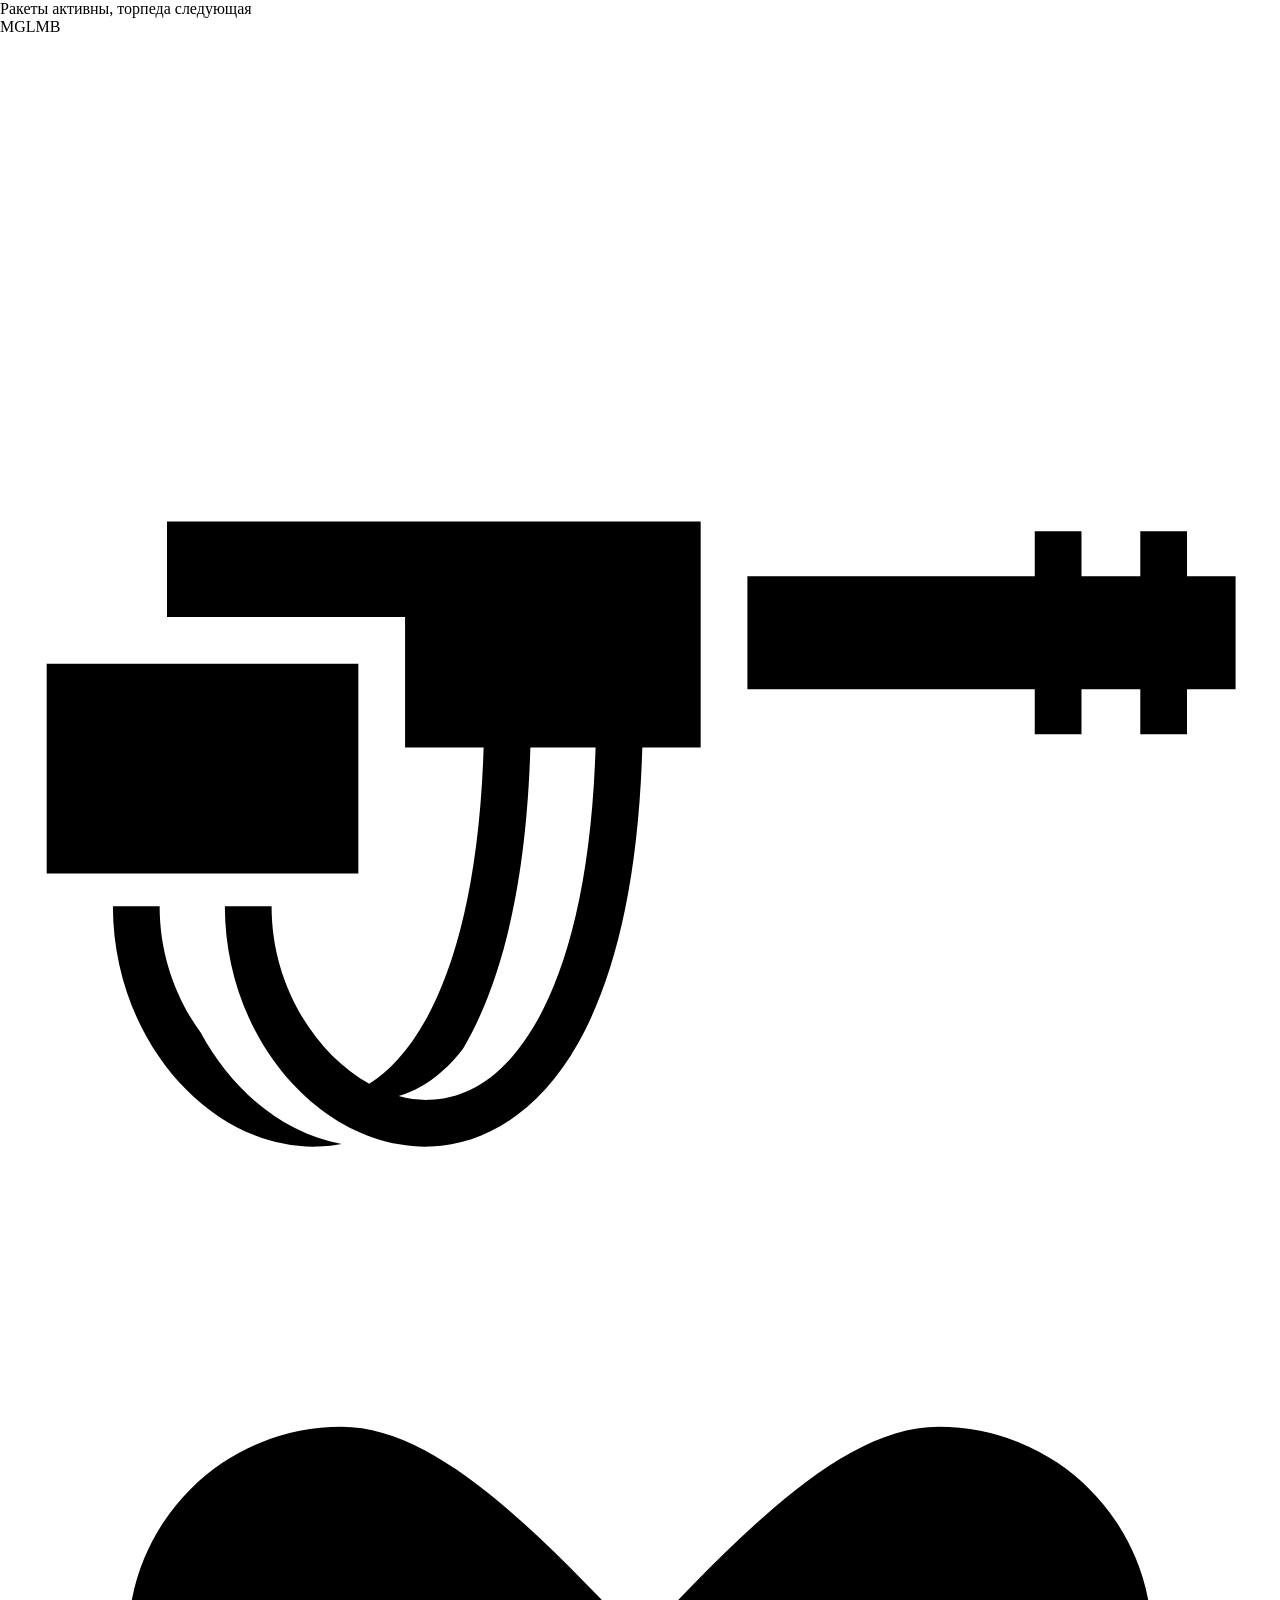
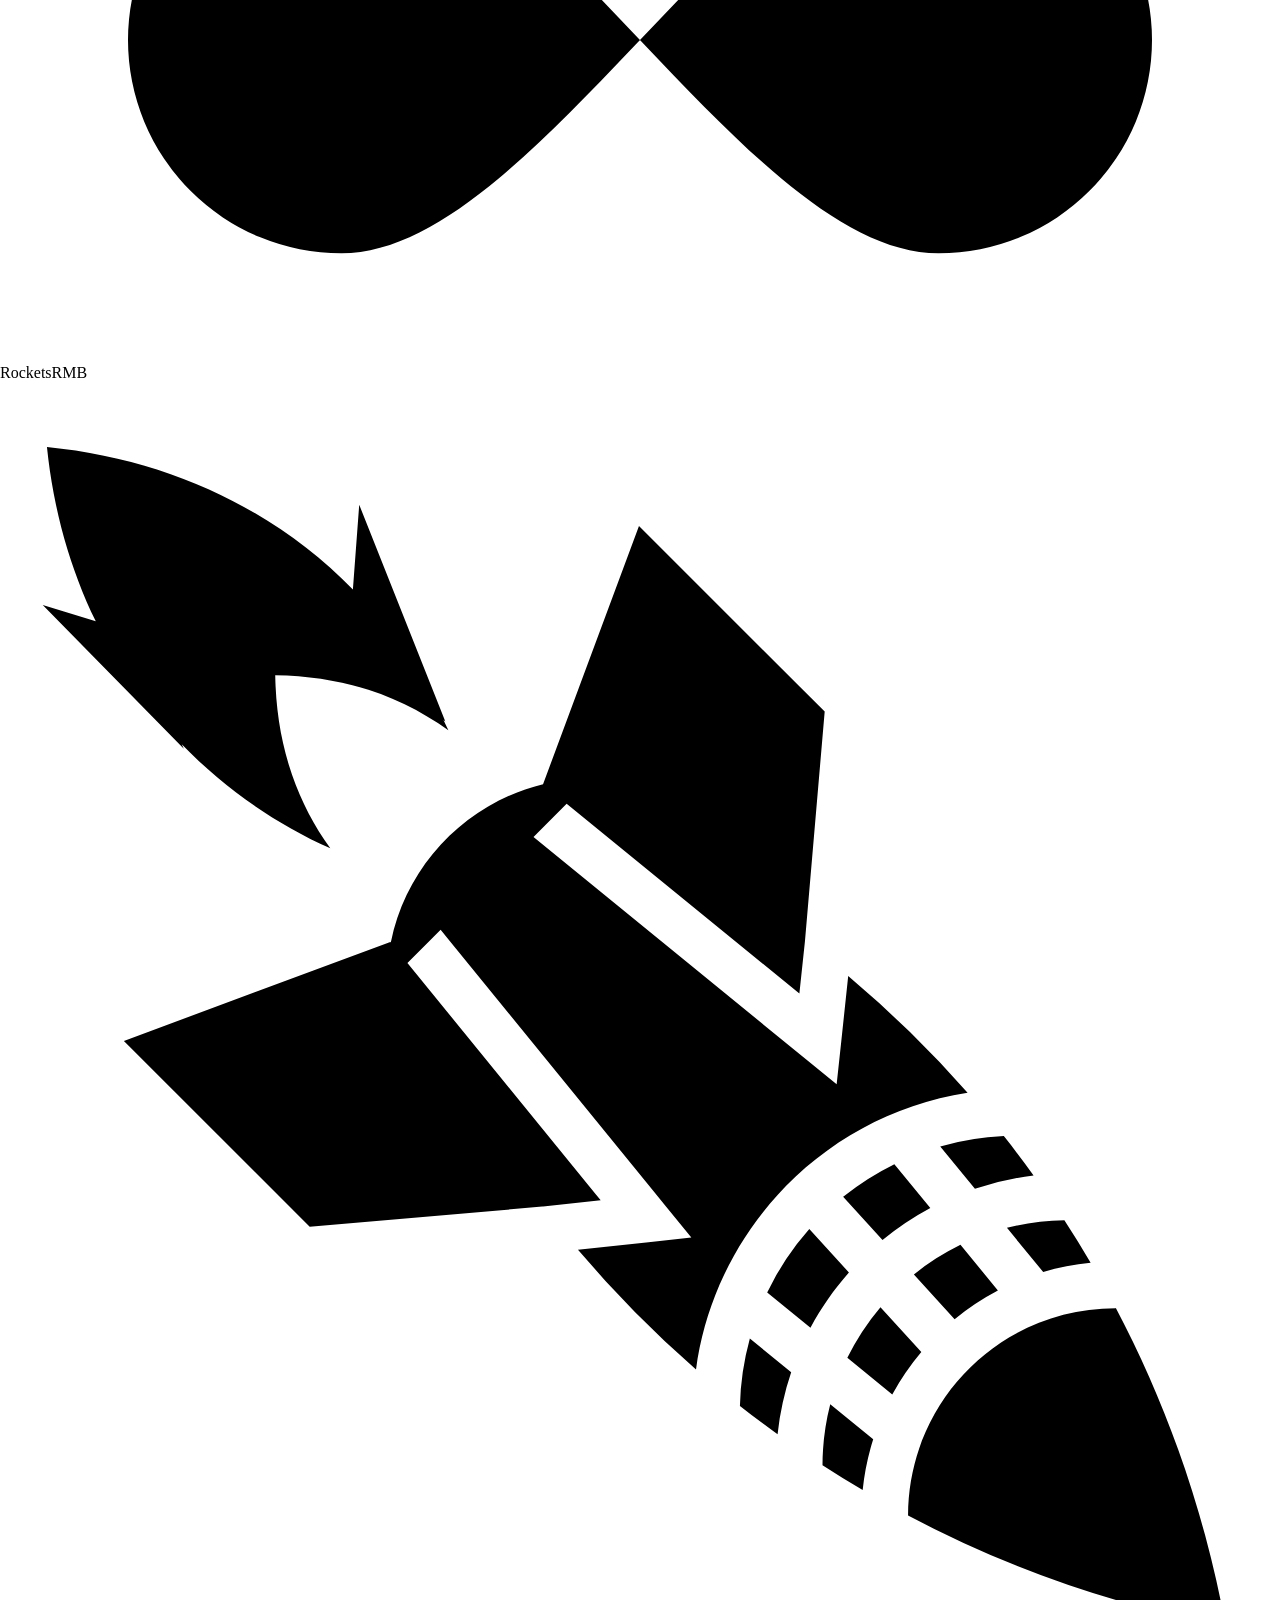
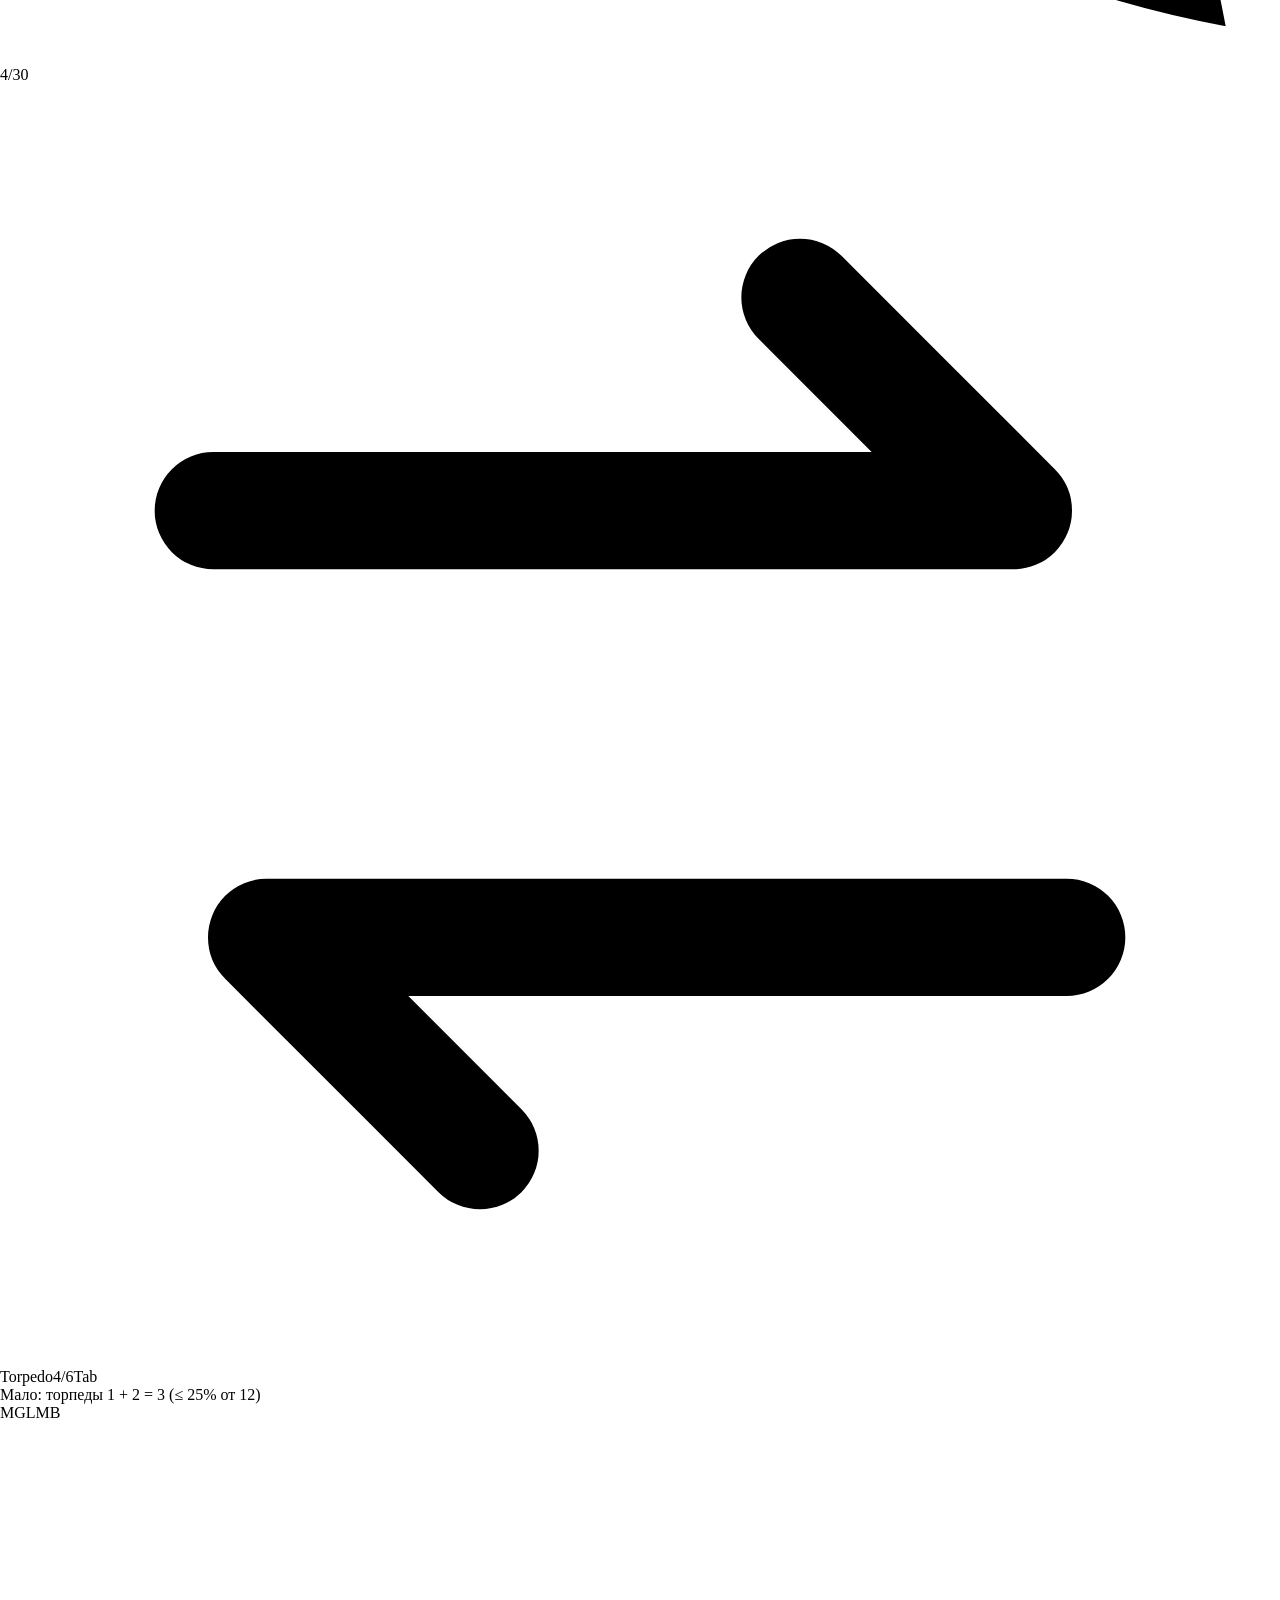
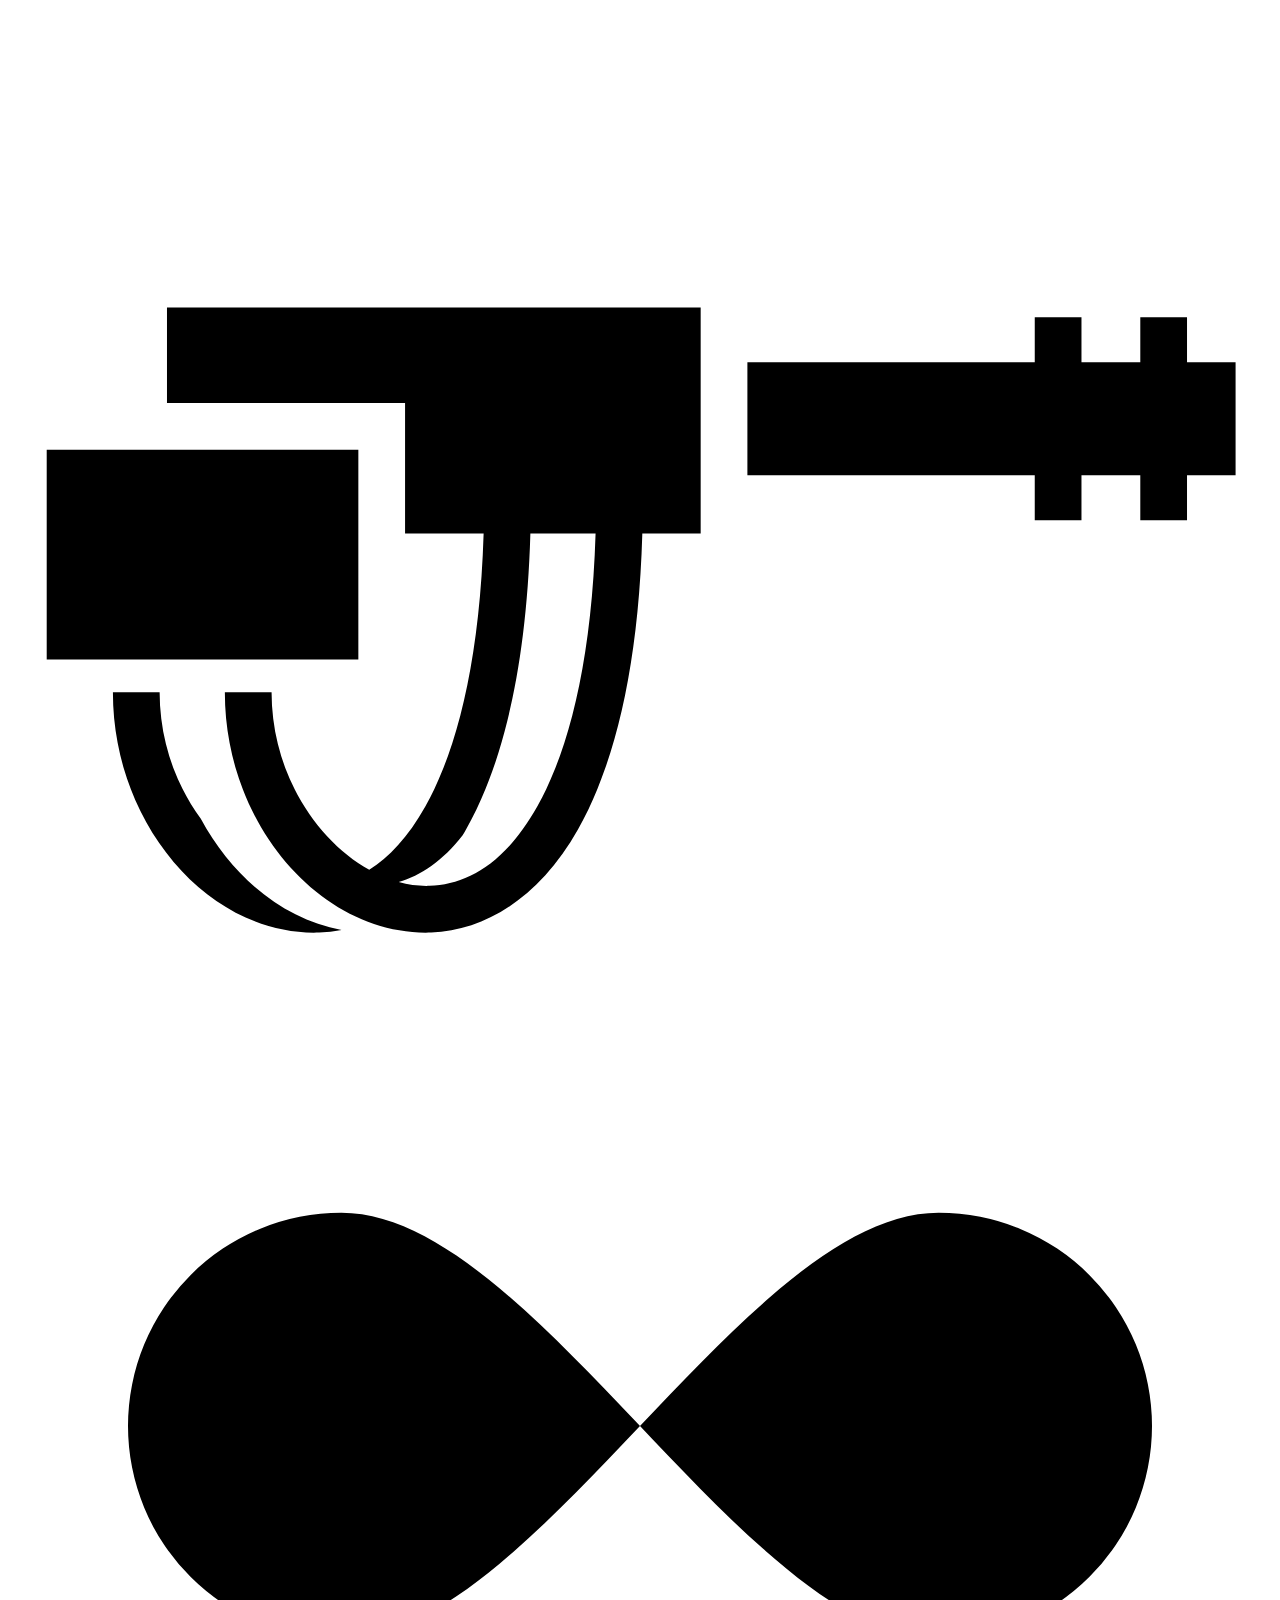
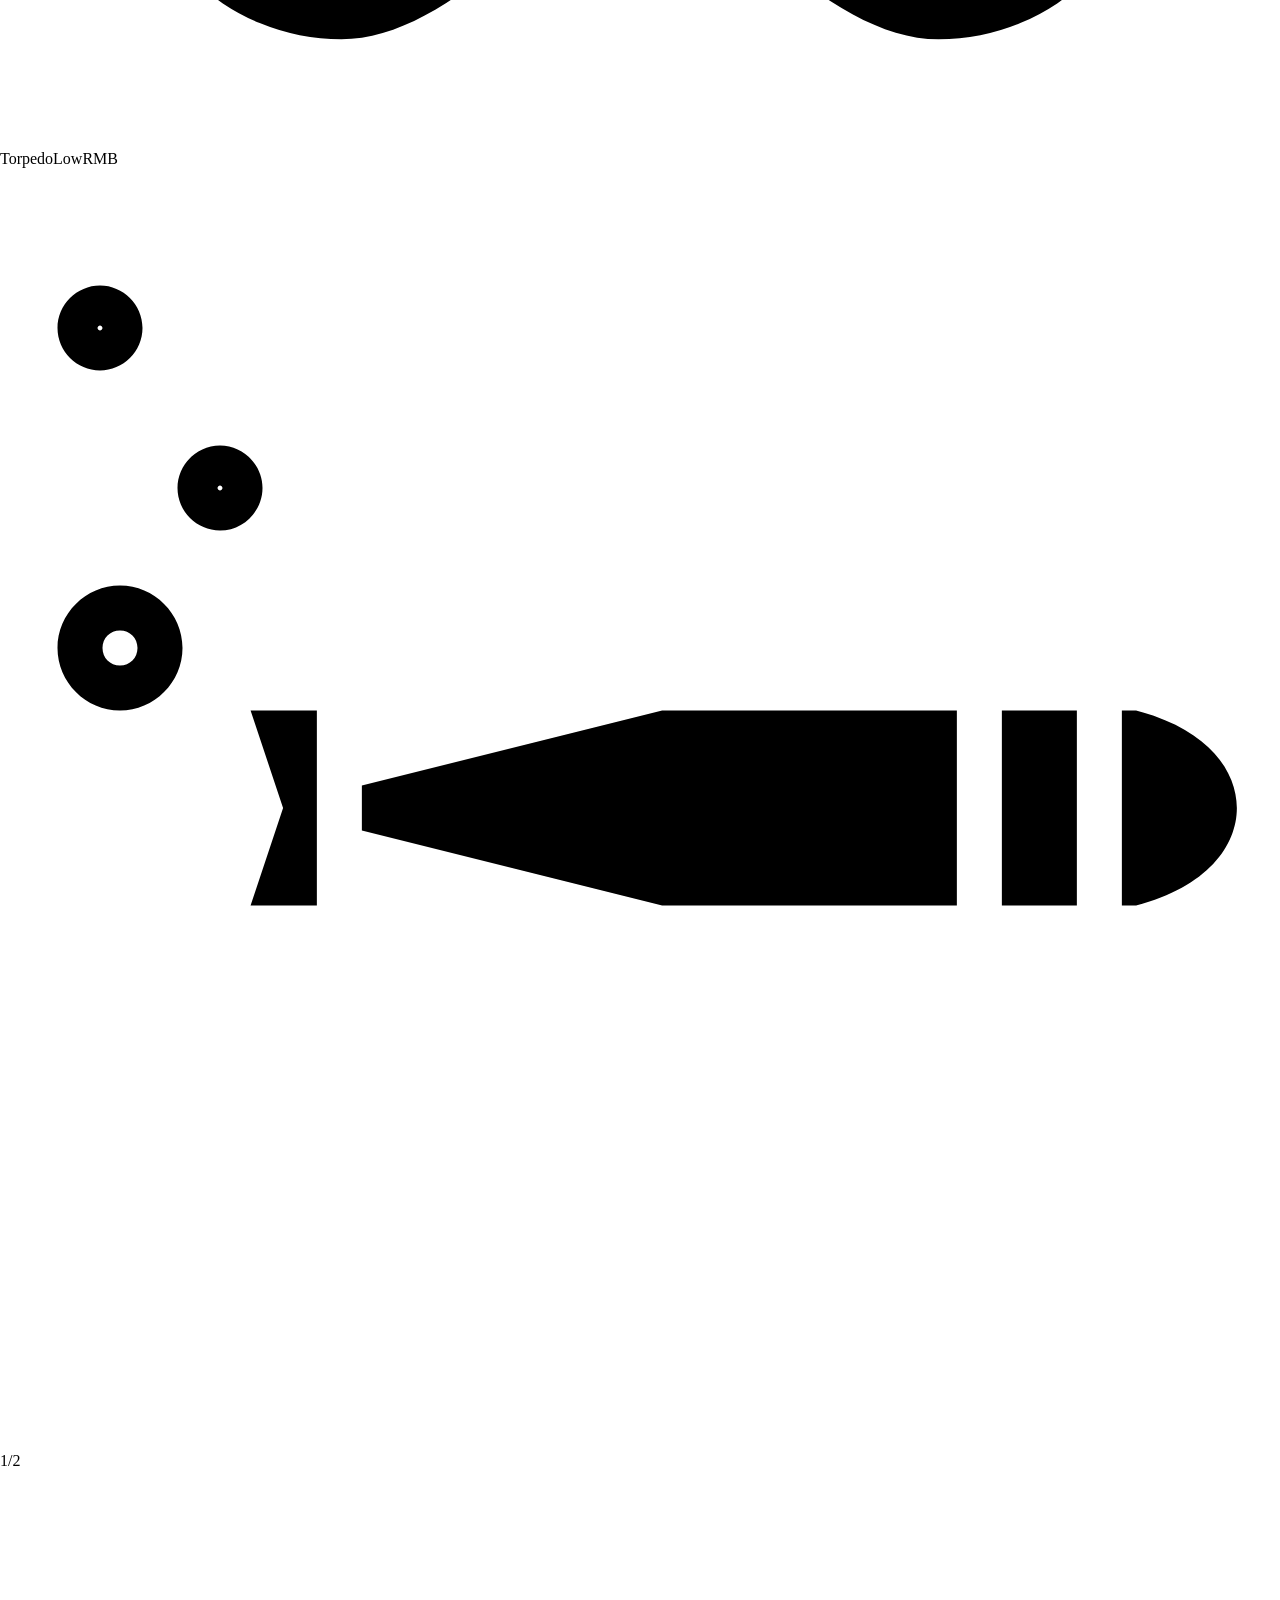
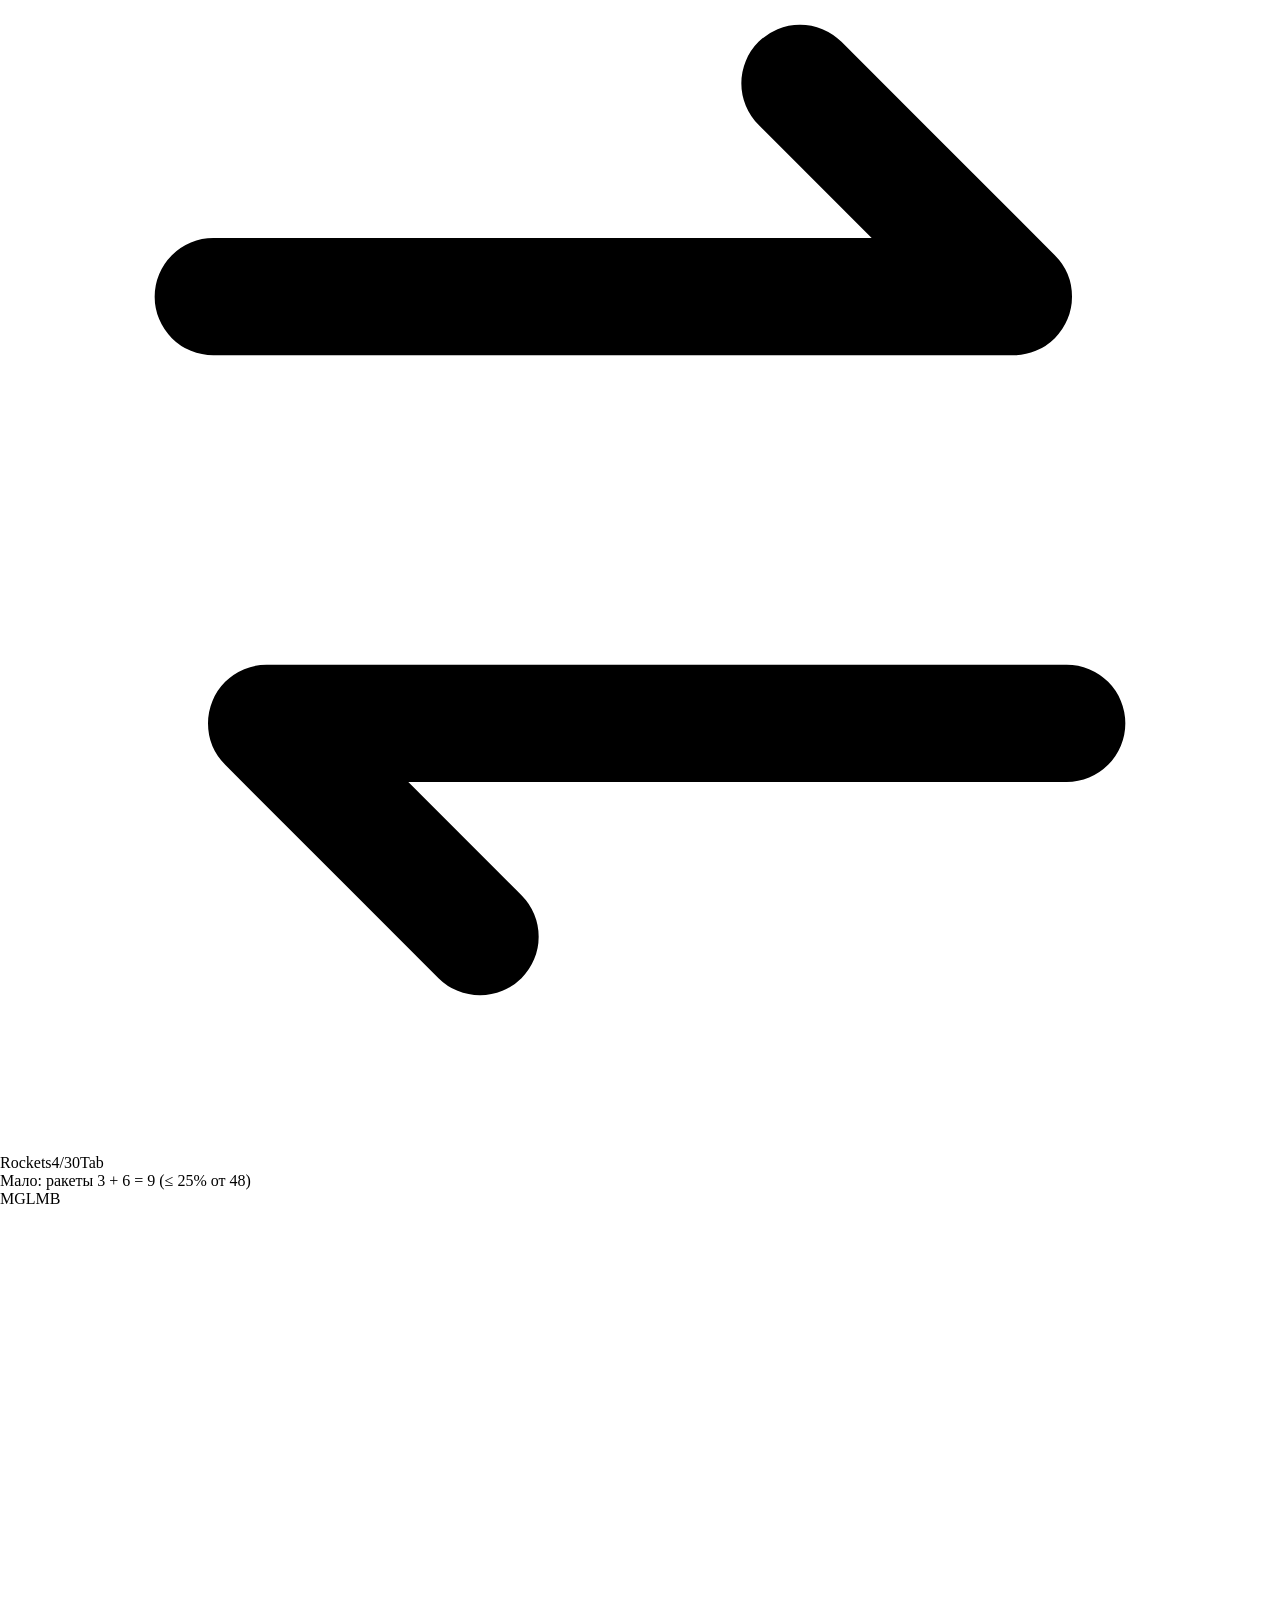
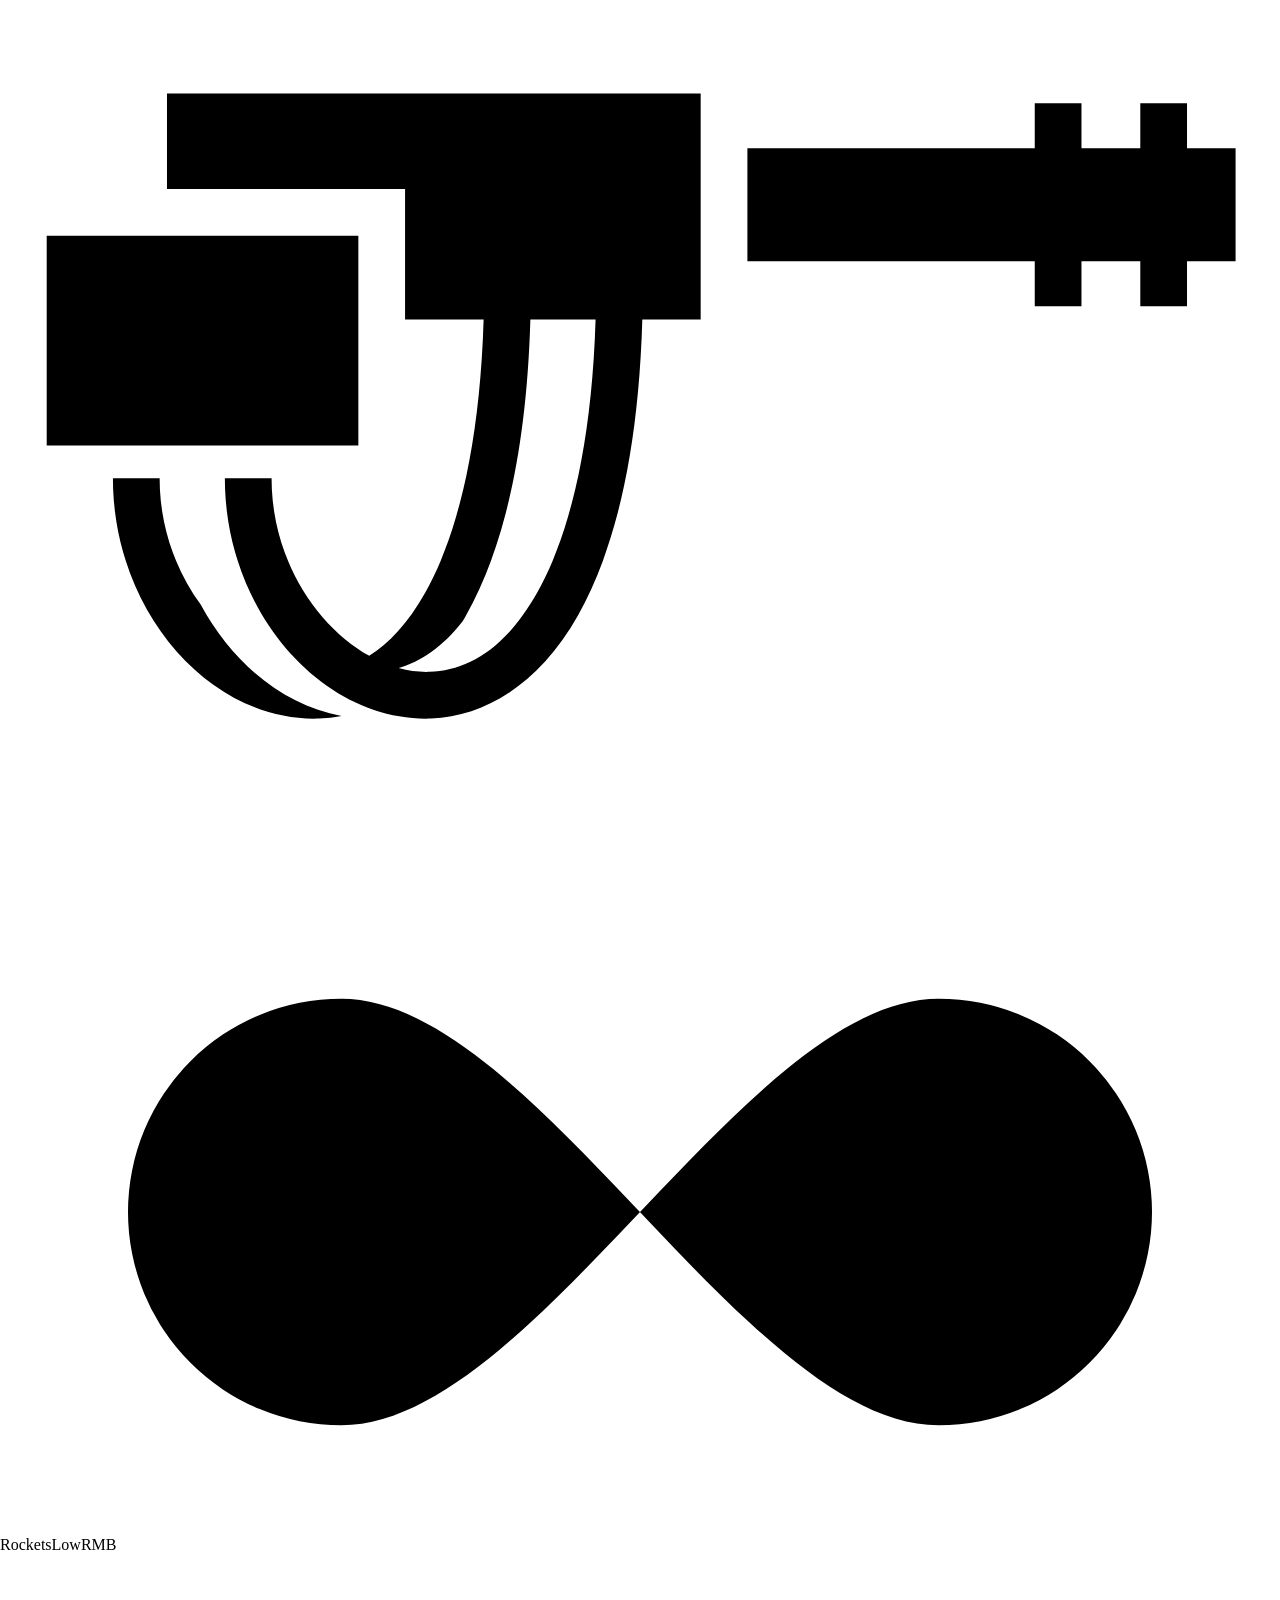
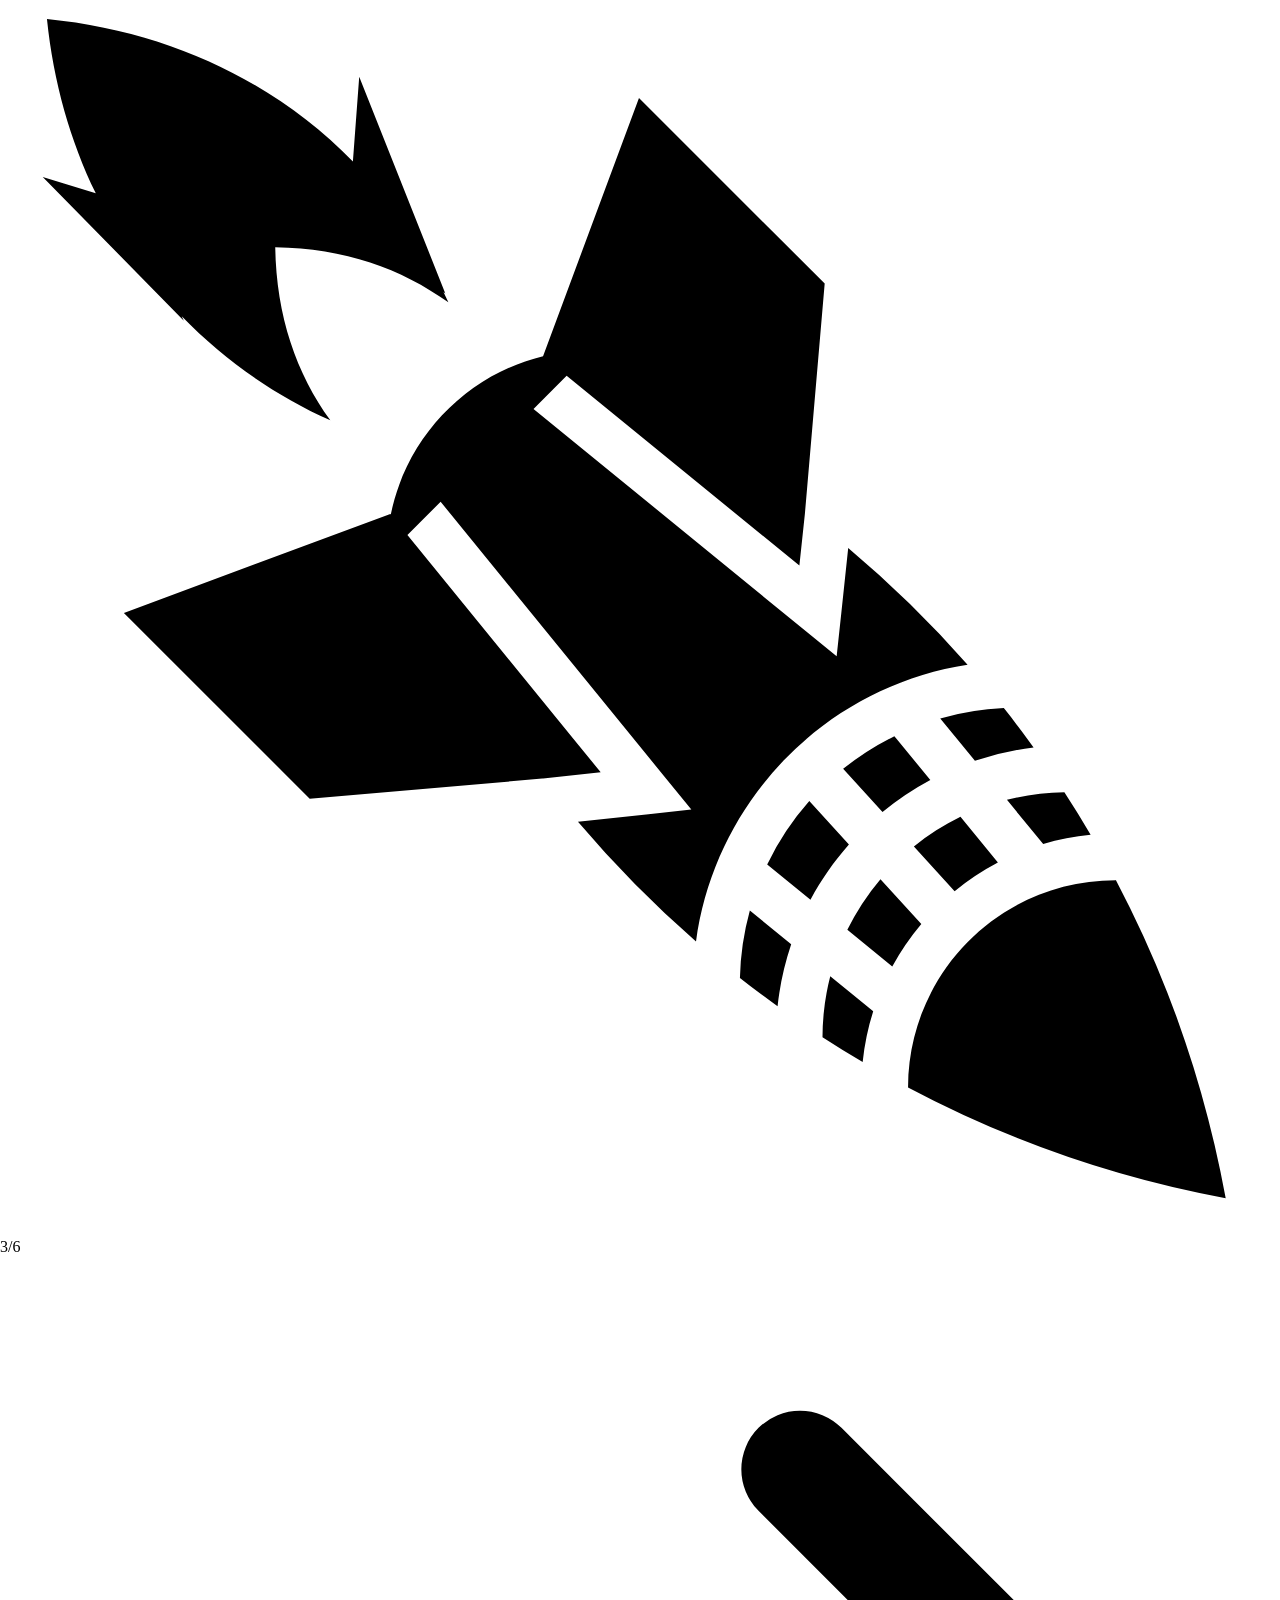
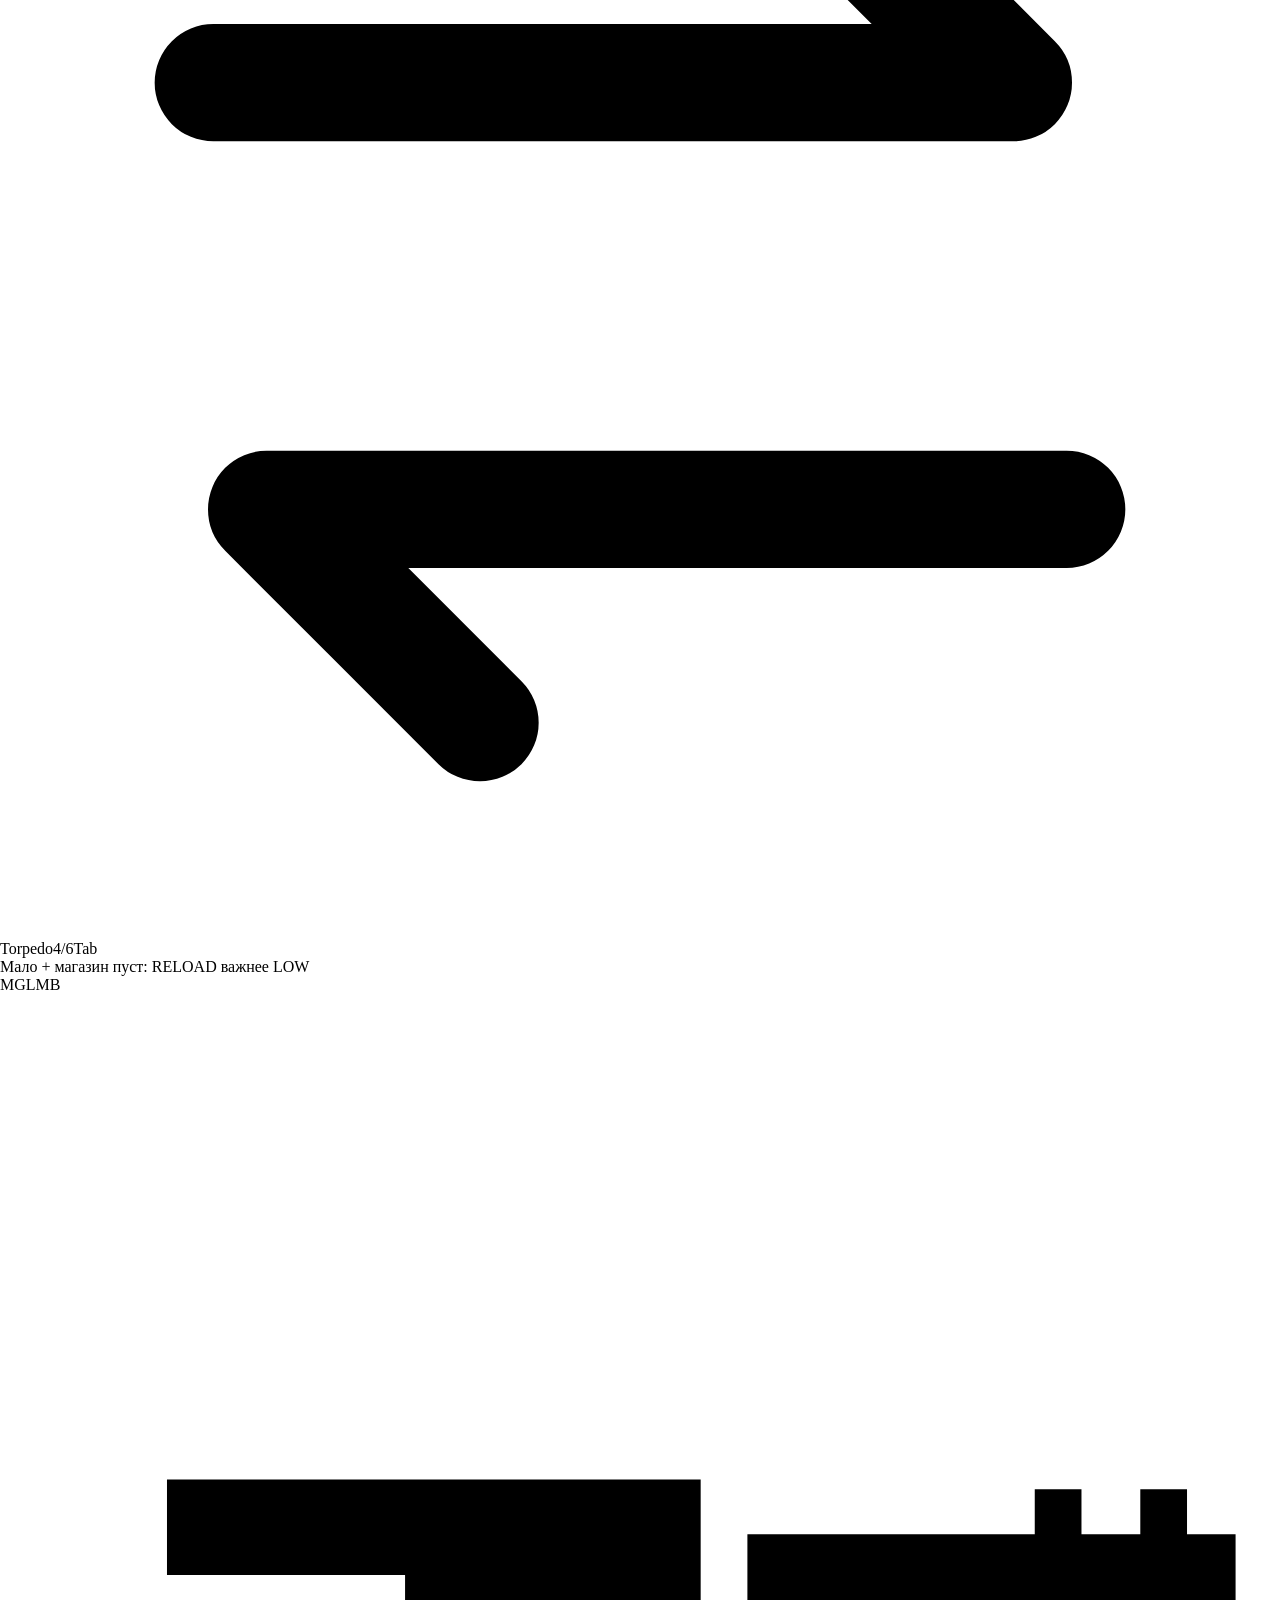
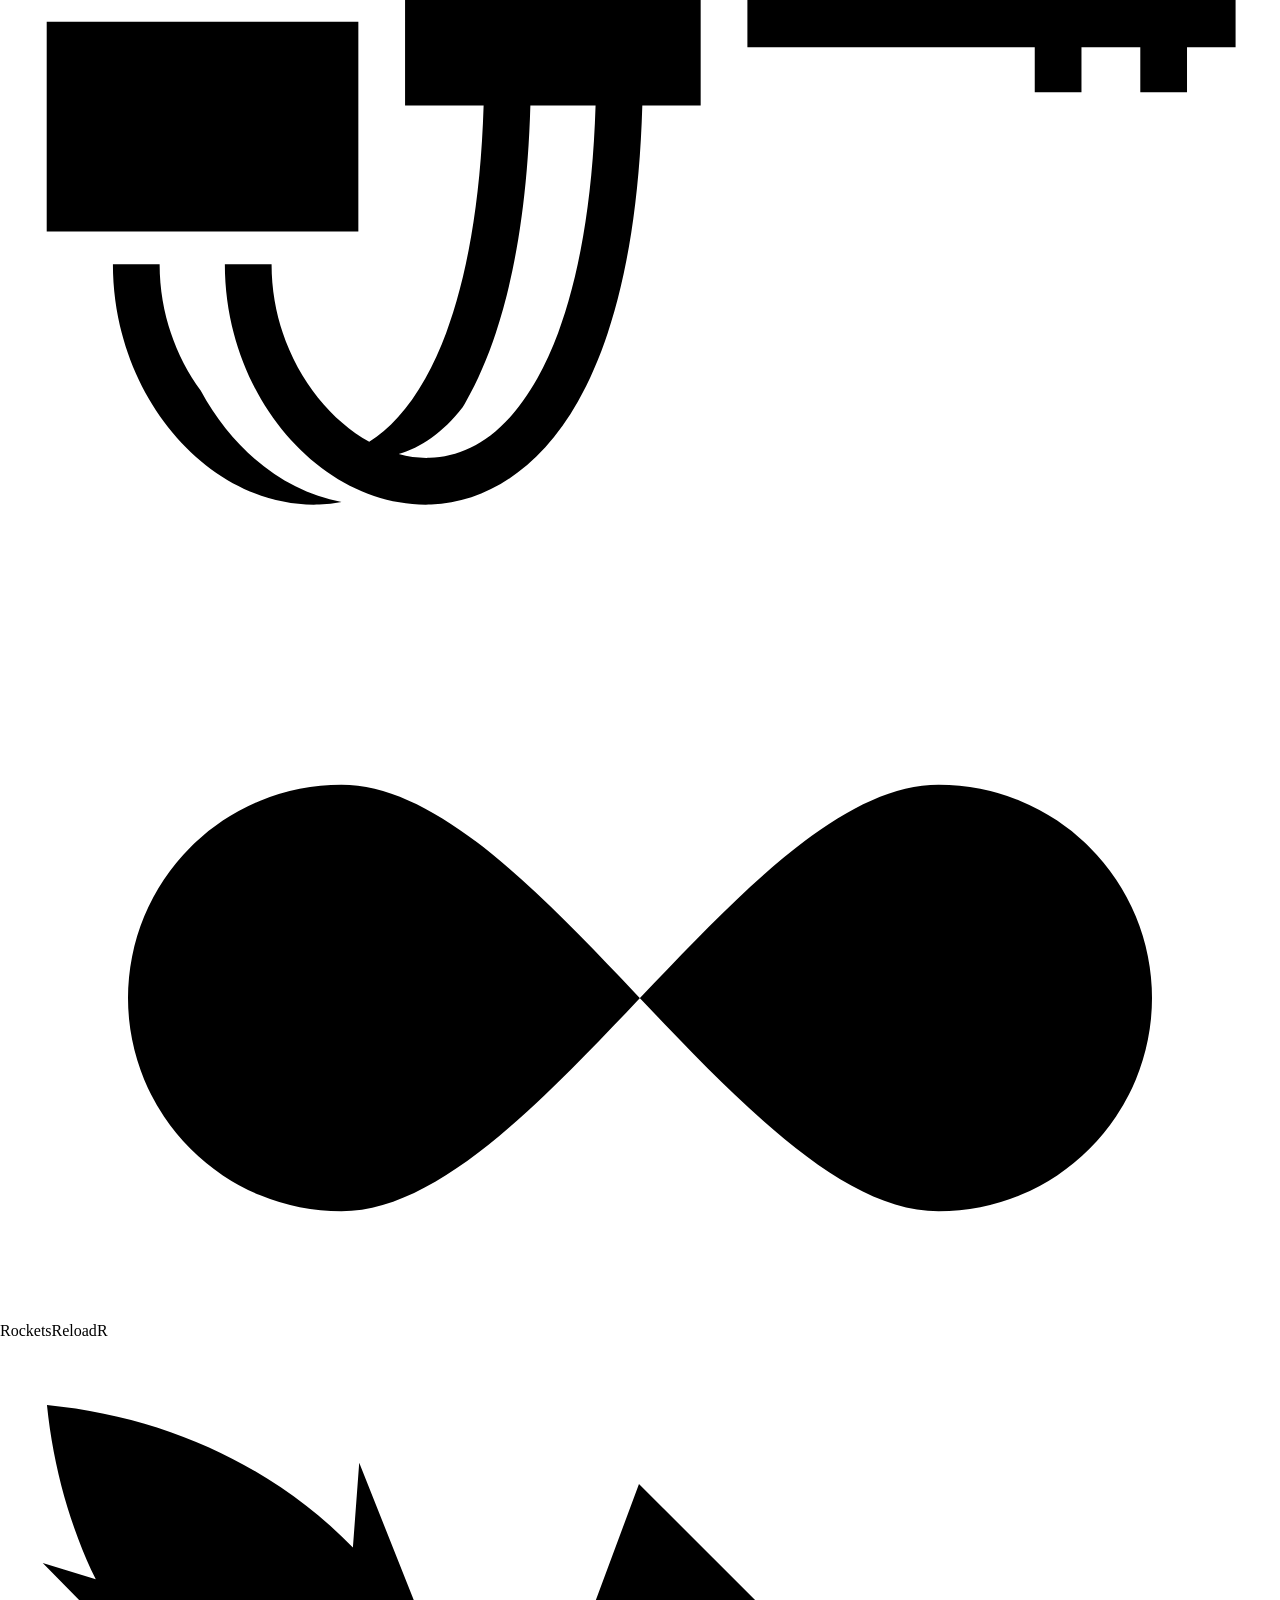
<file: design/RacingHud/components/Weapons/preview.html>
<!-- @dsCard group="Combat" height=700 subtitle="Лёгкое оружие без патронов, чередуемое среднее/тяжёлое, мало патронов и перезарядка" -->
<!doctype html>
<html lang="ru">
<head>
<meta charset="utf-8">
<meta name="viewport" content="width=device-width, initial-scale=1">
<style>html,body{margin:0;background:var(--surface)}</style>
</head>
<body>
<div class="hud pv-scene" style="background-position:left bottom"><div class="pv">
  <div class="pv-case"><span class="pv-tag">Ракеты активны, торпеда следующая</span>
    <div class="weapons" style="width:var(--combat-width)">
      <div class="panel panel--sm zone-combat wpn wpn--light"><div class="panel__head"><span class="t-label">MG</span><span class="key">LMB</span></div><div class="wpn__body"><span class="wpn__icon"><svg class="gi" viewBox="0 0 512 512" aria-hidden="true"><path fill="currentColor" d="M66.793 194.227v38.177h95.234v52.21h31.422c-1.602 52-10.98 87.324-23.327 109.21c-6.947 12.313-14.558 20.39-22.42 25.315c-21.22-11.84-39.07-38.882-39.07-71.007h-18.69c0 53.26 38.992 97.638 82.565 96.084c21.786-.777 43.438-14.208 58.672-41.21c14.588-25.856 24.16-64.12 25.75-118.392h23.34v-90.388H66.793zm347.11 3.918v17.96H298.958v45.202H413.9v17.957h18.69v-17.957h23.53v17.957h18.687v-17.957h19.426v-45.203H474.81v-17.96h-18.69v17.96h-23.528v-17.96h-18.69zm-395.22 52.95v83.874H143.34v-83.876H18.682zm193.467 33.52h26.08c-1.602 52-10.98 87.323-23.328 109.21c-12.94 22.936-28.18 31.183-43.062 31.714c-4.085.145-8.238-.4-12.365-1.526c8.788-2.515 17.46-8.28 25.584-18.694c.45-.76.9-1.53 1.34-2.312c14.59-25.857 24.16-64.12 25.75-118.393zM45.164 348.133c0 53.26 38.99 97.638 82.563 96.084a56.6 56.6 0 0 0 8.91-1.04c-23.16-4.283-43.785-21.112-56.307-44.448c-9.903-13.495-16.476-31.11-16.476-50.597z"/></svg></span><svg class="wpn__inf" viewBox="0 0 30 15" aria-label="infinite"><path d="M8 2.5a5 5 0 100 10c4.5 0 9.5-10 14-10a5 5 0 110 10c-4.5 0-9.5-10-14-10z"/></svg></div></div>
      <div class="panel panel--sm zone-combat wpn wpn--heavy"><div class="panel__head"><span class="t-label">Rockets</span><span class="key">RMB</span></div>
        <div class="wpn__body"><span class="wpn__icon"><svg class="gi" viewBox="0 0 512 512" aria-hidden="true"><path fill="currentColor" d="M18.78 25.97c2.6 25.278 9.316 48.72 19.532 69.75l-21.218-6.564L73.53 146.72l-.843-1.782c16.737 17.29 36.797 31.38 59.438 41.593c-13.546-18.845-21.597-41.677-22.03-69.28c27.78.35 50.396 8.56 69.25 22.063c-.627-1.4-1.284-2.776-1.94-4.157l.72.625l-34.438-86.655l-2.53 33.844c-30.974-31.598-73.044-52.084-122.376-57zm236.814 31.593L217.22 160.875c-30.663 7.52-54.566 32.236-60.907 63.344l-.188-.22l-106.563 39.563l74.313 74.312l93-8.03l.375-.033l23.03-2.468l-77.31-94.938l13.28-13.28l89.406 109.75l10.875 13.374l-17.124 1.844l-28.22 3.03a449 449 0 0 0 47.22 47.907c7.62-56.784 52.175-102.042 108.625-110.717a443.6 443.6 0 0 0-47.75-46.688l-2.78 26.125l-1.844 17.125L321.28 270l-107.874-88.03l13.25-13.25l93.094 75.905l2.22-20.844l7.905-91.936l-74.28-74.28zM401.53 301.625a111 111 0 0 0-25.436 4.156l13.875 16.908a116 116 0 0 1 23.467-5.282c-3.863-5.344-7.814-10.62-11.906-15.78zm-43.78 11.25a111 111 0 0 0-20.5 13.063l15.75 17.28a117 117 0 0 1 19.125-12.812zm68 22.438a99 99 0 0 0-22.97 3.03l14.5 17.688c6.108-1.82 12.447-3.043 18.97-3.686c-3.387-5.76-6.865-11.445-10.5-17.03zm-102.03 3.53a110.8 110.8 0 0 0-16.845 25.344l17.313 14.125c4.28-7.958 9.44-15.37 15.375-22.093l-15.844-17.376zm60.467 6.282c-6.67 3.247-12.908 7.267-18.625 11.875l16.282 17.875a102.3 102.3 0 0 1 17.312-11.47l-14.97-18.28zm-32 24.938a98.2 98.2 0 0 0-13.25 20.28l17.97 14.688a102.3 102.3 0 0 1 11.624-17l-16.342-17.967zm94.094.218v.22c-45.915 0-82.96 36.985-83.06 82.875a444.7 444.7 0 0 0 127.06 44.313c-8.284-45.328-23.3-88.145-44-127.407zM299.94 382.626a111 111 0 0 0-3.97 26.938a448 448 0 0 0 15.063 11.343c.93-8.58 2.75-16.88 5.44-24.812l-16.533-13.47zm32.156 26.25a99 99 0 0 0-3.094 24.375a448 448 0 0 0 16.063 9.938a101.5 101.5 0 0 1 4.218-20.282l-17.186-14.03z"/></svg></span><span class="wpn__ammo"><span class="t-num-lg">4</span><span class="t-num-sm muted">/30</span></span><span class="wpn__pips"><i></i><i></i><i></i><i></i><i class="used"></i><i class="used"></i></span></div>
        <div class="wpn__next"><svg class="gi" viewBox="0 0 24 24" aria-hidden="true" style="fill:none;stroke:currentColor;stroke-width:2.2;stroke-linecap:round;stroke-linejoin:round"><path d="M4 8h15l-4-4M20 16H5l4 4"/></svg><span class="t-label">Torpedo</span><span class="t-label">4/6</span><span class="key">Tab</span></div></div>
    </div>
  </div>
  <div class="pv-case"><span class="pv-tag">Мало: торпеды 1 + 2 = 3 (≤ 25% от 12)</span>
    <div class="weapons" style="width:var(--combat-width)">
      <div class="panel panel--sm zone-combat wpn wpn--light"><div class="panel__head"><span class="t-label">MG</span><span class="key">LMB</span></div><div class="wpn__body"><span class="wpn__icon"><svg class="gi" viewBox="0 0 512 512" aria-hidden="true"><path fill="currentColor" d="M66.793 194.227v38.177h95.234v52.21h31.422c-1.602 52-10.98 87.324-23.327 109.21c-6.947 12.313-14.558 20.39-22.42 25.315c-21.22-11.84-39.07-38.882-39.07-71.007h-18.69c0 53.26 38.992 97.638 82.565 96.084c21.786-.777 43.438-14.208 58.672-41.21c14.588-25.856 24.16-64.12 25.75-118.392h23.34v-90.388H66.793zm347.11 3.918v17.96H298.958v45.202H413.9v17.957h18.69v-17.957h23.53v17.957h18.687v-17.957h19.426v-45.203H474.81v-17.96h-18.69v17.96h-23.528v-17.96h-18.69zm-395.22 52.95v83.874H143.34v-83.876H18.682zm193.467 33.52h26.08c-1.602 52-10.98 87.323-23.328 109.21c-12.94 22.936-28.18 31.183-43.062 31.714c-4.085.145-8.238-.4-12.365-1.526c8.788-2.515 17.46-8.28 25.584-18.694c.45-.76.9-1.53 1.34-2.312c14.59-25.857 24.16-64.12 25.75-118.393zM45.164 348.133c0 53.26 38.99 97.638 82.563 96.084a56.6 56.6 0 0 0 8.91-1.04c-23.16-4.283-43.785-21.112-56.307-44.448c-9.903-13.495-16.476-31.11-16.476-50.597z"/></svg></span><svg class="wpn__inf" viewBox="0 0 30 15" aria-label="infinite"><path d="M8 2.5a5 5 0 100 10c4.5 0 9.5-10 14-10a5 5 0 110 10c-4.5 0-9.5-10-14-10z"/></svg></div></div>
      <div class="panel panel--sm zone-combat wpn wpn--heavy wpn--low"><div class="panel__head"><span class="t-label">Torpedo</span><span class="t-label wpn__flag">Low</span><span class="key">RMB</span></div>
        <div class="wpn__body"><span class="wpn__icon"><svg class="gi" viewBox="0 0 512 512" aria-hidden="true"><path fill="currentColor" d="M40 47c-9.282 0-17 7.718-17 17s7.718 17 17 17s17-7.718 17-17s-7.718-17-17-17m0 16c.446 0 1 .554 1 1s-.554 1-1 1s-1-.554-1-1s.554-1 1-1m48 48c-9.282 0-17 7.718-17 17s7.718 17 17 17s17-7.718 17-17s-7.718-17-17-17m0 16c.446 0 1 .554 1 1s-.554 1-1 1s-1-.554-1-1s.554-1 1-1m-40 40c-13.7 0-25 11.3-25 25s11.3 25 25 25s25-11.3 25-25s-11.3-25-25-25m0 18c3.973 0 7 3.027 7 7s-3.027 7-7 7s-7-3.027-7-7s3.027-7 7-7m52.23 32l13 39l-13 39h26.514v-78zm164.622 0l-120.108 30.025v17.948L264.852 295h117.892v-78zm135.892 0v78h30v-78zm48 0v78h5.684c28.584-7.435 40.316-23.962 40.316-39s-11.732-31.565-40.316-39z"/></svg></span><span class="wpn__ammo"><span class="t-num-lg">1</span><span class="t-num-sm muted">/2</span></span><span class="wpn__pips"><i></i><i class="used"></i><i class="used"></i><i class="used"></i><i class="used"></i><i class="used"></i></span></div>
        <div class="wpn__next"><svg class="gi" viewBox="0 0 24 24" aria-hidden="true" style="fill:none;stroke:currentColor;stroke-width:2.2;stroke-linecap:round;stroke-linejoin:round"><path d="M4 8h15l-4-4M20 16H5l4 4"/></svg><span class="t-label">Rockets</span><span class="t-label">4/30</span><span class="key">Tab</span></div></div>
    </div>
  </div>
  <div class="pv-case"><span class="pv-tag">Мало: ракеты 3 + 6 = 9 (≤ 25% от 48)</span>
    <div class="weapons" style="width:var(--combat-width)">
      <div class="panel panel--sm zone-combat wpn wpn--light"><div class="panel__head"><span class="t-label">MG</span><span class="key">LMB</span></div><div class="wpn__body"><span class="wpn__icon"><svg class="gi" viewBox="0 0 512 512" aria-hidden="true"><path fill="currentColor" d="M66.793 194.227v38.177h95.234v52.21h31.422c-1.602 52-10.98 87.324-23.327 109.21c-6.947 12.313-14.558 20.39-22.42 25.315c-21.22-11.84-39.07-38.882-39.07-71.007h-18.69c0 53.26 38.992 97.638 82.565 96.084c21.786-.777 43.438-14.208 58.672-41.21c14.588-25.856 24.16-64.12 25.75-118.392h23.34v-90.388H66.793zm347.11 3.918v17.96H298.958v45.202H413.9v17.957h18.69v-17.957h23.53v17.957h18.687v-17.957h19.426v-45.203H474.81v-17.96h-18.69v17.96h-23.528v-17.96h-18.69zm-395.22 52.95v83.874H143.34v-83.876H18.682zm193.467 33.52h26.08c-1.602 52-10.98 87.323-23.328 109.21c-12.94 22.936-28.18 31.183-43.062 31.714c-4.085.145-8.238-.4-12.365-1.526c8.788-2.515 17.46-8.28 25.584-18.694c.45-.76.9-1.53 1.34-2.312c14.59-25.857 24.16-64.12 25.75-118.393zM45.164 348.133c0 53.26 38.99 97.638 82.563 96.084a56.6 56.6 0 0 0 8.91-1.04c-23.16-4.283-43.785-21.112-56.307-44.448c-9.903-13.495-16.476-31.11-16.476-50.597z"/></svg></span><svg class="wpn__inf" viewBox="0 0 30 15" aria-label="infinite"><path d="M8 2.5a5 5 0 100 10c4.5 0 9.5-10 14-10a5 5 0 110 10c-4.5 0-9.5-10-14-10z"/></svg></div></div>
      <div class="panel panel--sm zone-combat wpn wpn--heavy wpn--low"><div class="panel__head"><span class="t-label">Rockets</span><span class="t-label wpn__flag">Low</span><span class="key">RMB</span></div>
        <div class="wpn__body"><span class="wpn__icon"><svg class="gi" viewBox="0 0 512 512" aria-hidden="true"><path fill="currentColor" d="M18.78 25.97c2.6 25.278 9.316 48.72 19.532 69.75l-21.218-6.564L73.53 146.72l-.843-1.782c16.737 17.29 36.797 31.38 59.438 41.593c-13.546-18.845-21.597-41.677-22.03-69.28c27.78.35 50.396 8.56 69.25 22.063c-.627-1.4-1.284-2.776-1.94-4.157l.72.625l-34.438-86.655l-2.53 33.844c-30.974-31.598-73.044-52.084-122.376-57zm236.814 31.593L217.22 160.875c-30.663 7.52-54.566 32.236-60.907 63.344l-.188-.22l-106.563 39.563l74.313 74.312l93-8.03l.375-.033l23.03-2.468l-77.31-94.938l13.28-13.28l89.406 109.75l10.875 13.374l-17.124 1.844l-28.22 3.03a449 449 0 0 0 47.22 47.907c7.62-56.784 52.175-102.042 108.625-110.717a443.6 443.6 0 0 0-47.75-46.688l-2.78 26.125l-1.844 17.125L321.28 270l-107.874-88.03l13.25-13.25l93.094 75.905l2.22-20.844l7.905-91.936l-74.28-74.28zM401.53 301.625a111 111 0 0 0-25.436 4.156l13.875 16.908a116 116 0 0 1 23.467-5.282c-3.863-5.344-7.814-10.62-11.906-15.78zm-43.78 11.25a111 111 0 0 0-20.5 13.063l15.75 17.28a117 117 0 0 1 19.125-12.812zm68 22.438a99 99 0 0 0-22.97 3.03l14.5 17.688c6.108-1.82 12.447-3.043 18.97-3.686c-3.387-5.76-6.865-11.445-10.5-17.03zm-102.03 3.53a110.8 110.8 0 0 0-16.845 25.344l17.313 14.125c4.28-7.958 9.44-15.37 15.375-22.093l-15.844-17.376zm60.467 6.282c-6.67 3.247-12.908 7.267-18.625 11.875l16.282 17.875a102.3 102.3 0 0 1 17.312-11.47l-14.97-18.28zm-32 24.938a98.2 98.2 0 0 0-13.25 20.28l17.97 14.688a102.3 102.3 0 0 1 11.624-17l-16.342-17.967zm94.094.218v.22c-45.915 0-82.96 36.985-83.06 82.875a444.7 444.7 0 0 0 127.06 44.313c-8.284-45.328-23.3-88.145-44-127.407zM299.94 382.626a111 111 0 0 0-3.97 26.938a448 448 0 0 0 15.063 11.343c.93-8.58 2.75-16.88 5.44-24.812l-16.533-13.47zm32.156 26.25a99 99 0 0 0-3.094 24.375a448 448 0 0 0 16.063 9.938a101.5 101.5 0 0 1 4.218-20.282l-17.186-14.03z"/></svg></span><span class="wpn__ammo"><span class="t-num-lg">3</span><span class="t-num-sm muted">/6</span></span><span class="wpn__pips"><i></i><i></i><i></i><i class="used"></i><i class="used"></i><i class="used"></i></span></div>
        <div class="wpn__next"><svg class="gi" viewBox="0 0 24 24" aria-hidden="true" style="fill:none;stroke:currentColor;stroke-width:2.2;stroke-linecap:round;stroke-linejoin:round"><path d="M4 8h15l-4-4M20 16H5l4 4"/></svg><span class="t-label">Torpedo</span><span class="t-label">4/6</span><span class="key">Tab</span></div></div>
    </div>
  </div>
  <div class="pv-case"><span class="pv-tag">Мало + магазин пуст: RELOAD важнее LOW</span>
    <div class="weapons" style="width:var(--combat-width)">
      <div class="panel panel--sm zone-combat wpn wpn--light"><div class="panel__head"><span class="t-label">MG</span><span class="key">LMB</span></div><div class="wpn__body"><span class="wpn__icon"><svg class="gi" viewBox="0 0 512 512" aria-hidden="true"><path fill="currentColor" d="M66.793 194.227v38.177h95.234v52.21h31.422c-1.602 52-10.98 87.324-23.327 109.21c-6.947 12.313-14.558 20.39-22.42 25.315c-21.22-11.84-39.07-38.882-39.07-71.007h-18.69c0 53.26 38.992 97.638 82.565 96.084c21.786-.777 43.438-14.208 58.672-41.21c14.588-25.856 24.16-64.12 25.75-118.392h23.34v-90.388H66.793zm347.11 3.918v17.96H298.958v45.202H413.9v17.957h18.69v-17.957h23.53v17.957h18.687v-17.957h19.426v-45.203H474.81v-17.96h-18.69v17.96h-23.528v-17.96h-18.69zm-395.22 52.95v83.874H143.34v-83.876H18.682zm193.467 33.52h26.08c-1.602 52-10.98 87.323-23.328 109.21c-12.94 22.936-28.18 31.183-43.062 31.714c-4.085.145-8.238-.4-12.365-1.526c8.788-2.515 17.46-8.28 25.584-18.694c.45-.76.9-1.53 1.34-2.312c14.59-25.857 24.16-64.12 25.75-118.393zM45.164 348.133c0 53.26 38.99 97.638 82.563 96.084a56.6 56.6 0 0 0 8.91-1.04c-23.16-4.283-43.785-21.112-56.307-44.448c-9.903-13.495-16.476-31.11-16.476-50.597z"/></svg></span><svg class="wpn__inf" viewBox="0 0 30 15" aria-label="infinite"><path d="M8 2.5a5 5 0 100 10c4.5 0 9.5-10 14-10a5 5 0 110 10c-4.5 0-9.5-10-14-10z"/></svg></div></div>
      <div class="panel panel--sm zone-combat wpn wpn--heavy wpn--low wpn--needreload"><div class="panel__head"><span class="t-label">Rockets</span><span class="t-label wpn__flag">Reload</span><span class="key key--hot">R</span></div>
        <div class="wpn__body"><span class="wpn__icon"><svg class="gi" viewBox="0 0 512 512" aria-hidden="true"><path fill="currentColor" d="M18.78 25.97c2.6 25.278 9.316 48.72 19.532 69.75l-21.218-6.564L73.53 146.72l-.843-1.782c16.737 17.29 36.797 31.38 59.438 41.593c-13.546-18.845-21.597-41.677-22.03-69.28c27.78.35 50.396 8.56 69.25 22.063c-.627-1.4-1.284-2.776-1.94-4.157l.72.625l-34.438-86.655l-2.53 33.844c-30.974-31.598-73.044-52.084-122.376-57zm236.814 31.593L217.22 160.875c-30.663 7.52-54.566 32.236-60.907 63.344l-.188-.22l-106.563 39.563l74.313 74.312l93-8.03l.375-.033l23.03-2.468l-77.31-94.938l13.28-13.28l89.406 109.75l10.875 13.374l-17.124 1.844l-28.22 3.03a449 449 0 0 0 47.22 47.907c7.62-56.784 52.175-102.042 108.625-110.717a443.6 443.6 0 0 0-47.75-46.688l-2.78 26.125l-1.844 17.125L321.28 270l-107.874-88.03l13.25-13.25l93.094 75.905l2.22-20.844l7.905-91.936l-74.28-74.28zM401.53 301.625a111 111 0 0 0-25.436 4.156l13.875 16.908a116 116 0 0 1 23.467-5.282c-3.863-5.344-7.814-10.62-11.906-15.78zm-43.78 11.25a111 111 0 0 0-20.5 13.063l15.75 17.28a117 117 0 0 1 19.125-12.812zm68 22.438a99 99 0 0 0-22.97 3.03l14.5 17.688c6.108-1.82 12.447-3.043 18.97-3.686c-3.387-5.76-6.865-11.445-10.5-17.03zm-102.03 3.53a110.8 110.8 0 0 0-16.845 25.344l17.313 14.125c4.28-7.958 9.44-15.37 15.375-22.093l-15.844-17.376zm60.467 6.282c-6.67 3.247-12.908 7.267-18.625 11.875l16.282 17.875a102.3 102.3 0 0 1 17.312-11.47l-14.97-18.28zm-32 24.938a98.2 98.2 0 0 0-13.25 20.28l17.97 14.688a102.3 102.3 0 0 1 11.624-17l-16.342-17.967zm94.094.218v.22c-45.915 0-82.96 36.985-83.06 82.875a444.7 444.7 0 0 0 127.06 44.313c-8.284-45.328-23.3-88.145-44-127.407zM299.94 382.626a111 111 0 0 0-3.97 26.938a448 448 0 0 0 15.063 11.343c.93-8.58 2.75-16.88 5.44-24.812l-16.533-13.47zm32.156 26.25a99 99 0 0 0-3.094 24.375a448 448 0 0 0 16.063 9.938a101.5 101.5 0 0 1 4.218-20.282l-17.186-14.03z"/></svg></span><span class="wpn__ammo"><span class="t-num-lg">0</span><span class="t-num-sm muted">/4</span></span><span class="wpn__pips"><i class="used"></i><i class="used"></i><i class="used"></i><i class="used"></i><i class="used"></i><i class="used"></i></span></div>
        <div class="wpn__next"><svg class="gi" viewBox="0 0 24 24" aria-hidden="true" style="fill:none;stroke:currentColor;stroke-width:2.2;stroke-linecap:round;stroke-linejoin:round"><path d="M4 8h15l-4-4M20 16H5l4 4"/></svg><span class="t-label">Torpedo</span><span class="t-label">4/6</span><span class="key">Tab</span></div></div>
    </div>
  </div>
  <div class="pv-case"><span class="pv-tag">Мало у второго оружия</span>
    <div class="weapons" style="width:var(--combat-width)">
      <div class="panel panel--sm zone-combat wpn wpn--light"><div class="panel__head"><span class="t-label">MG</span><span class="key">LMB</span></div><div class="wpn__body"><span class="wpn__icon"><svg class="gi" viewBox="0 0 512 512" aria-hidden="true"><path fill="currentColor" d="M66.793 194.227v38.177h95.234v52.21h31.422c-1.602 52-10.98 87.324-23.327 109.21c-6.947 12.313-14.558 20.39-22.42 25.315c-21.22-11.84-39.07-38.882-39.07-71.007h-18.69c0 53.26 38.992 97.638 82.565 96.084c21.786-.777 43.438-14.208 58.672-41.21c14.588-25.856 24.16-64.12 25.75-118.392h23.34v-90.388H66.793zm347.11 3.918v17.96H298.958v45.202H413.9v17.957h18.69v-17.957h23.53v17.957h18.687v-17.957h19.426v-45.203H474.81v-17.96h-18.69v17.96h-23.528v-17.96h-18.69zm-395.22 52.95v83.874H143.34v-83.876H18.682zm193.467 33.52h26.08c-1.602 52-10.98 87.323-23.328 109.21c-12.94 22.936-28.18 31.183-43.062 31.714c-4.085.145-8.238-.4-12.365-1.526c8.788-2.515 17.46-8.28 25.584-18.694c.45-.76.9-1.53 1.34-2.312c14.59-25.857 24.16-64.12 25.75-118.393zM45.164 348.133c0 53.26 38.99 97.638 82.563 96.084a56.6 56.6 0 0 0 8.91-1.04c-23.16-4.283-43.785-21.112-56.307-44.448c-9.903-13.495-16.476-31.11-16.476-50.597z"/></svg></span><svg class="wpn__inf" viewBox="0 0 30 15" aria-label="infinite"><path d="M8 2.5a5 5 0 100 10c4.5 0 9.5-10 14-10a5 5 0 110 10c-4.5 0-9.5-10-14-10z"/></svg></div></div>
      <div class="panel panel--sm zone-combat wpn wpn--heavy"><div class="panel__head"><span class="t-label">Rockets</span><span class="key">RMB</span></div>
        <div class="wpn__body"><span class="wpn__icon"><svg class="gi" viewBox="0 0 512 512" aria-hidden="true"><path fill="currentColor" d="M18.78 25.97c2.6 25.278 9.316 48.72 19.532 69.75l-21.218-6.564L73.53 146.72l-.843-1.782c16.737 17.29 36.797 31.38 59.438 41.593c-13.546-18.845-21.597-41.677-22.03-69.28c27.78.35 50.396 8.56 69.25 22.063c-.627-1.4-1.284-2.776-1.94-4.157l.72.625l-34.438-86.655l-2.53 33.844c-30.974-31.598-73.044-52.084-122.376-57zm236.814 31.593L217.22 160.875c-30.663 7.52-54.566 32.236-60.907 63.344l-.188-.22l-106.563 39.563l74.313 74.312l93-8.03l.375-.033l23.03-2.468l-77.31-94.938l13.28-13.28l89.406 109.75l10.875 13.374l-17.124 1.844l-28.22 3.03a449 449 0 0 0 47.22 47.907c7.62-56.784 52.175-102.042 108.625-110.717a443.6 443.6 0 0 0-47.75-46.688l-2.78 26.125l-1.844 17.125L321.28 270l-107.874-88.03l13.25-13.25l93.094 75.905l2.22-20.844l7.905-91.936l-74.28-74.28zM401.53 301.625a111 111 0 0 0-25.436 4.156l13.875 16.908a116 116 0 0 1 23.467-5.282c-3.863-5.344-7.814-10.62-11.906-15.78zm-43.78 11.25a111 111 0 0 0-20.5 13.063l15.75 17.28a117 117 0 0 1 19.125-12.812zm68 22.438a99 99 0 0 0-22.97 3.03l14.5 17.688c6.108-1.82 12.447-3.043 18.97-3.686c-3.387-5.76-6.865-11.445-10.5-17.03zm-102.03 3.53a110.8 110.8 0 0 0-16.845 25.344l17.313 14.125c4.28-7.958 9.44-15.37 15.375-22.093l-15.844-17.376zm60.467 6.282c-6.67 3.247-12.908 7.267-18.625 11.875l16.282 17.875a102.3 102.3 0 0 1 17.312-11.47l-14.97-18.28zm-32 24.938a98.2 98.2 0 0 0-13.25 20.28l17.97 14.688a102.3 102.3 0 0 1 11.624-17l-16.342-17.967zm94.094.218v.22c-45.915 0-82.96 36.985-83.06 82.875a444.7 444.7 0 0 0 127.06 44.313c-8.284-45.328-23.3-88.145-44-127.407zM299.94 382.626a111 111 0 0 0-3.97 26.938a448 448 0 0 0 15.063 11.343c.93-8.58 2.75-16.88 5.44-24.812l-16.533-13.47zm32.156 26.25a99 99 0 0 0-3.094 24.375a448 448 0 0 0 16.063 9.938a101.5 101.5 0 0 1 4.218-20.282l-17.186-14.03z"/></svg></span><span class="wpn__ammo"><span class="t-num-lg">4</span><span class="t-num-sm muted">/30</span></span><span class="wpn__pips"><i></i><i></i><i></i><i></i><i class="used"></i><i class="used"></i></span></div>
        <div class="wpn__next"><svg class="gi" viewBox="0 0 24 24" aria-hidden="true" style="fill:none;stroke:currentColor;stroke-width:2.2;stroke-linecap:round;stroke-linejoin:round"><path d="M4 8h15l-4-4M20 16H5l4 4"/></svg><span class="t-label">Torpedo</span><span class="t-label wpn__cnt--low">1/2</span><span class="key">Tab</span></div></div>
    </div>
  </div>
  <div class="pv-case"><span class="pv-tag">Пусто: 0 в магазине, 0 в запасе</span>
    <div class="weapons" style="width:var(--combat-width)">
      <div class="panel panel--sm zone-combat wpn wpn--light"><div class="panel__head"><span class="t-label">MG</span><span class="key">LMB</span></div><div class="wpn__body"><span class="wpn__icon"><svg class="gi" viewBox="0 0 512 512" aria-hidden="true"><path fill="currentColor" d="M66.793 194.227v38.177h95.234v52.21h31.422c-1.602 52-10.98 87.324-23.327 109.21c-6.947 12.313-14.558 20.39-22.42 25.315c-21.22-11.84-39.07-38.882-39.07-71.007h-18.69c0 53.26 38.992 97.638 82.565 96.084c21.786-.777 43.438-14.208 58.672-41.21c14.588-25.856 24.16-64.12 25.75-118.392h23.34v-90.388H66.793zm347.11 3.918v17.96H298.958v45.202H413.9v17.957h18.69v-17.957h23.53v17.957h18.687v-17.957h19.426v-45.203H474.81v-17.96h-18.69v17.96h-23.528v-17.96h-18.69zm-395.22 52.95v83.874H143.34v-83.876H18.682zm193.467 33.52h26.08c-1.602 52-10.98 87.323-23.328 109.21c-12.94 22.936-28.18 31.183-43.062 31.714c-4.085.145-8.238-.4-12.365-1.526c8.788-2.515 17.46-8.28 25.584-18.694c.45-.76.9-1.53 1.34-2.312c14.59-25.857 24.16-64.12 25.75-118.393zM45.164 348.133c0 53.26 38.99 97.638 82.563 96.084a56.6 56.6 0 0 0 8.91-1.04c-23.16-4.283-43.785-21.112-56.307-44.448c-9.903-13.495-16.476-31.11-16.476-50.597z"/></svg></span><svg class="wpn__inf" viewBox="0 0 30 15" aria-label="infinite"><path d="M8 2.5a5 5 0 100 10c4.5 0 9.5-10 14-10a5 5 0 110 10c-4.5 0-9.5-10-14-10z"/></svg></div></div>
      <div class="panel panel--sm zone-combat wpn wpn--heavy wpn--empty"><div class="panel__head"><span class="t-label">Rockets</span><span class="t-label wpn__flag">Empty</span><span class="key">RMB</span></div>
        <div class="wpn__body"><span class="wpn__icon"><svg class="gi" viewBox="0 0 512 512" aria-hidden="true"><path fill="currentColor" d="M18.78 25.97c2.6 25.278 9.316 48.72 19.532 69.75l-21.218-6.564L73.53 146.72l-.843-1.782c16.737 17.29 36.797 31.38 59.438 41.593c-13.546-18.845-21.597-41.677-22.03-69.28c27.78.35 50.396 8.56 69.25 22.063c-.627-1.4-1.284-2.776-1.94-4.157l.72.625l-34.438-86.655l-2.53 33.844c-30.974-31.598-73.044-52.084-122.376-57zm236.814 31.593L217.22 160.875c-30.663 7.52-54.566 32.236-60.907 63.344l-.188-.22l-106.563 39.563l74.313 74.312l93-8.03l.375-.033l23.03-2.468l-77.31-94.938l13.28-13.28l89.406 109.75l10.875 13.374l-17.124 1.844l-28.22 3.03a449 449 0 0 0 47.22 47.907c7.62-56.784 52.175-102.042 108.625-110.717a443.6 443.6 0 0 0-47.75-46.688l-2.78 26.125l-1.844 17.125L321.28 270l-107.874-88.03l13.25-13.25l93.094 75.905l2.22-20.844l7.905-91.936l-74.28-74.28zM401.53 301.625a111 111 0 0 0-25.436 4.156l13.875 16.908a116 116 0 0 1 23.467-5.282c-3.863-5.344-7.814-10.62-11.906-15.78zm-43.78 11.25a111 111 0 0 0-20.5 13.063l15.75 17.28a117 117 0 0 1 19.125-12.812zm68 22.438a99 99 0 0 0-22.97 3.03l14.5 17.688c6.108-1.82 12.447-3.043 18.97-3.686c-3.387-5.76-6.865-11.445-10.5-17.03zm-102.03 3.53a110.8 110.8 0 0 0-16.845 25.344l17.313 14.125c4.28-7.958 9.44-15.37 15.375-22.093l-15.844-17.376zm60.467 6.282c-6.67 3.247-12.908 7.267-18.625 11.875l16.282 17.875a102.3 102.3 0 0 1 17.312-11.47l-14.97-18.28zm-32 24.938a98.2 98.2 0 0 0-13.25 20.28l17.97 14.688a102.3 102.3 0 0 1 11.624-17l-16.342-17.967zm94.094.218v.22c-45.915 0-82.96 36.985-83.06 82.875a444.7 444.7 0 0 0 127.06 44.313c-8.284-45.328-23.3-88.145-44-127.407zM299.94 382.626a111 111 0 0 0-3.97 26.938a448 448 0 0 0 15.063 11.343c.93-8.58 2.75-16.88 5.44-24.812l-16.533-13.47zm32.156 26.25a99 99 0 0 0-3.094 24.375a448 448 0 0 0 16.063 9.938a101.5 101.5 0 0 1 4.218-20.282l-17.186-14.03z"/></svg></span><span class="wpn__ammo"><span class="t-num-lg">0</span><span class="t-num-sm muted">/0</span></span><span class="wpn__pips"><i class="used"></i><i class="used"></i><i class="used"></i><i class="used"></i><i class="used"></i><i class="used"></i></span></div>
        <div class="wpn__next"><svg class="gi" viewBox="0 0 24 24" aria-hidden="true" style="fill:none;stroke:currentColor;stroke-width:2.2;stroke-linecap:round;stroke-linejoin:round"><path d="M4 8h15l-4-4M20 16H5l4 4"/></svg><span class="t-label">Torpedo</span><span class="t-label">4/6</span><span class="key">Tab</span></div></div>
    </div>
  </div>
  <div class="pv-case"><span class="pv-tag">Перезарядка: до — магазин пуст, запас есть</span>
    <div class="weapons" style="width:var(--combat-width)">
      <div class="panel panel--sm zone-combat wpn wpn--light"><div class="panel__head"><span class="t-label">MG</span><span class="key">LMB</span></div><div class="wpn__body"><span class="wpn__icon"><svg class="gi" viewBox="0 0 512 512" aria-hidden="true"><path fill="currentColor" d="M66.793 194.227v38.177h95.234v52.21h31.422c-1.602 52-10.98 87.324-23.327 109.21c-6.947 12.313-14.558 20.39-22.42 25.315c-21.22-11.84-39.07-38.882-39.07-71.007h-18.69c0 53.26 38.992 97.638 82.565 96.084c21.786-.777 43.438-14.208 58.672-41.21c14.588-25.856 24.16-64.12 25.75-118.392h23.34v-90.388H66.793zm347.11 3.918v17.96H298.958v45.202H413.9v17.957h18.69v-17.957h23.53v17.957h18.687v-17.957h19.426v-45.203H474.81v-17.96h-18.69v17.96h-23.528v-17.96h-18.69zm-395.22 52.95v83.874H143.34v-83.876H18.682zm193.467 33.52h26.08c-1.602 52-10.98 87.323-23.328 109.21c-12.94 22.936-28.18 31.183-43.062 31.714c-4.085.145-8.238-.4-12.365-1.526c8.788-2.515 17.46-8.28 25.584-18.694c.45-.76.9-1.53 1.34-2.312c14.59-25.857 24.16-64.12 25.75-118.393zM45.164 348.133c0 53.26 38.99 97.638 82.563 96.084a56.6 56.6 0 0 0 8.91-1.04c-23.16-4.283-43.785-21.112-56.307-44.448c-9.903-13.495-16.476-31.11-16.476-50.597z"/></svg></span><svg class="wpn__inf" viewBox="0 0 30 15" aria-label="infinite"><path d="M8 2.5a5 5 0 100 10c4.5 0 9.5-10 14-10a5 5 0 110 10c-4.5 0-9.5-10-14-10z"/></svg></div></div>
      <div class="panel panel--sm zone-combat wpn wpn--heavy wpn--needreload"><div class="panel__head"><span class="t-label">Rockets</span><span class="t-label wpn__flag">Reload</span><span class="key key--hot">R</span></div>
        <div class="wpn__body"><span class="wpn__icon"><svg class="gi" viewBox="0 0 512 512" aria-hidden="true"><path fill="currentColor" d="M18.78 25.97c2.6 25.278 9.316 48.72 19.532 69.75l-21.218-6.564L73.53 146.72l-.843-1.782c16.737 17.29 36.797 31.38 59.438 41.593c-13.546-18.845-21.597-41.677-22.03-69.28c27.78.35 50.396 8.56 69.25 22.063c-.627-1.4-1.284-2.776-1.94-4.157l.72.625l-34.438-86.655l-2.53 33.844c-30.974-31.598-73.044-52.084-122.376-57zm236.814 31.593L217.22 160.875c-30.663 7.52-54.566 32.236-60.907 63.344l-.188-.22l-106.563 39.563l74.313 74.312l93-8.03l.375-.033l23.03-2.468l-77.31-94.938l13.28-13.28l89.406 109.75l10.875 13.374l-17.124 1.844l-28.22 3.03a449 449 0 0 0 47.22 47.907c7.62-56.784 52.175-102.042 108.625-110.717a443.6 443.6 0 0 0-47.75-46.688l-2.78 26.125l-1.844 17.125L321.28 270l-107.874-88.03l13.25-13.25l93.094 75.905l2.22-20.844l7.905-91.936l-74.28-74.28zM401.53 301.625a111 111 0 0 0-25.436 4.156l13.875 16.908a116 116 0 0 1 23.467-5.282c-3.863-5.344-7.814-10.62-11.906-15.78zm-43.78 11.25a111 111 0 0 0-20.5 13.063l15.75 17.28a117 117 0 0 1 19.125-12.812zm68 22.438a99 99 0 0 0-22.97 3.03l14.5 17.688c6.108-1.82 12.447-3.043 18.97-3.686c-3.387-5.76-6.865-11.445-10.5-17.03zm-102.03 3.53a110.8 110.8 0 0 0-16.845 25.344l17.313 14.125c4.28-7.958 9.44-15.37 15.375-22.093l-15.844-17.376zm60.467 6.282c-6.67 3.247-12.908 7.267-18.625 11.875l16.282 17.875a102.3 102.3 0 0 1 17.312-11.47l-14.97-18.28zm-32 24.938a98.2 98.2 0 0 0-13.25 20.28l17.97 14.688a102.3 102.3 0 0 1 11.624-17l-16.342-17.967zm94.094.218v.22c-45.915 0-82.96 36.985-83.06 82.875a444.7 444.7 0 0 0 127.06 44.313c-8.284-45.328-23.3-88.145-44-127.407zM299.94 382.626a111 111 0 0 0-3.97 26.938a448 448 0 0 0 15.063 11.343c.93-8.58 2.75-16.88 5.44-24.812l-16.533-13.47zm32.156 26.25a99 99 0 0 0-3.094 24.375a448 448 0 0 0 16.063 9.938a101.5 101.5 0 0 1 4.218-20.282l-17.186-14.03z"/></svg></span><span class="wpn__ammo"><span class="t-num-lg">0</span><span class="t-num-sm muted">/24</span></span><span class="wpn__pips"><i class="used"></i><i class="used"></i><i class="used"></i><i class="used"></i><i class="used"></i><i class="used"></i></span></div>
        <div class="wpn__next"><svg class="gi" viewBox="0 0 24 24" aria-hidden="true" style="fill:none;stroke:currentColor;stroke-width:2.2;stroke-linecap:round;stroke-linejoin:round"><path d="M4 8h15l-4-4M20 16H5l4 4"/></svg><span class="t-label">Torpedo</span><span class="t-label">4/6</span><span class="key">Tab</span></div></div>
    </div>
  </div>
  <div class="pv-case"><span class="pv-tag">Перезарядка: идёт, 30%</span>
    <div class="weapons" style="width:var(--combat-width)">
      <div class="panel panel--sm zone-combat wpn wpn--light"><div class="panel__head"><span class="t-label">MG</span><span class="key">LMB</span></div><div class="wpn__body"><span class="wpn__icon"><svg class="gi" viewBox="0 0 512 512" aria-hidden="true"><path fill="currentColor" d="M66.793 194.227v38.177h95.234v52.21h31.422c-1.602 52-10.98 87.324-23.327 109.21c-6.947 12.313-14.558 20.39-22.42 25.315c-21.22-11.84-39.07-38.882-39.07-71.007h-18.69c0 53.26 38.992 97.638 82.565 96.084c21.786-.777 43.438-14.208 58.672-41.21c14.588-25.856 24.16-64.12 25.75-118.392h23.34v-90.388H66.793zm347.11 3.918v17.96H298.958v45.202H413.9v17.957h18.69v-17.957h23.53v17.957h18.687v-17.957h19.426v-45.203H474.81v-17.96h-18.69v17.96h-23.528v-17.96h-18.69zm-395.22 52.95v83.874H143.34v-83.876H18.682zm193.467 33.52h26.08c-1.602 52-10.98 87.323-23.328 109.21c-12.94 22.936-28.18 31.183-43.062 31.714c-4.085.145-8.238-.4-12.365-1.526c8.788-2.515 17.46-8.28 25.584-18.694c.45-.76.9-1.53 1.34-2.312c14.59-25.857 24.16-64.12 25.75-118.393zM45.164 348.133c0 53.26 38.99 97.638 82.563 96.084a56.6 56.6 0 0 0 8.91-1.04c-23.16-4.283-43.785-21.112-56.307-44.448c-9.903-13.495-16.476-31.11-16.476-50.597z"/></svg></span><svg class="wpn__inf" viewBox="0 0 30 15" aria-label="infinite"><path d="M8 2.5a5 5 0 100 10c4.5 0 9.5-10 14-10a5 5 0 110 10c-4.5 0-9.5-10-14-10z"/></svg></div></div>
      <div class="panel panel--sm zone-combat wpn wpn--heavy wpn--reloading"><div class="panel__head"><span class="t-label">Rockets</span><span class="t-label wpn__flag">Reloading</span><span class="t-num-sm wpn__time">1.9s</span></div>
        <div class="wpn__body"><span class="wpn__icon"><svg class="gi" viewBox="0 0 512 512" aria-hidden="true"><path fill="currentColor" d="M18.78 25.97c2.6 25.278 9.316 48.72 19.532 69.75l-21.218-6.564L73.53 146.72l-.843-1.782c16.737 17.29 36.797 31.38 59.438 41.593c-13.546-18.845-21.597-41.677-22.03-69.28c27.78.35 50.396 8.56 69.25 22.063c-.627-1.4-1.284-2.776-1.94-4.157l.72.625l-34.438-86.655l-2.53 33.844c-30.974-31.598-73.044-52.084-122.376-57zm236.814 31.593L217.22 160.875c-30.663 7.52-54.566 32.236-60.907 63.344l-.188-.22l-106.563 39.563l74.313 74.312l93-8.03l.375-.033l23.03-2.468l-77.31-94.938l13.28-13.28l89.406 109.75l10.875 13.374l-17.124 1.844l-28.22 3.03a449 449 0 0 0 47.22 47.907c7.62-56.784 52.175-102.042 108.625-110.717a443.6 443.6 0 0 0-47.75-46.688l-2.78 26.125l-1.844 17.125L321.28 270l-107.874-88.03l13.25-13.25l93.094 75.905l2.22-20.844l7.905-91.936l-74.28-74.28zM401.53 301.625a111 111 0 0 0-25.436 4.156l13.875 16.908a116 116 0 0 1 23.467-5.282c-3.863-5.344-7.814-10.62-11.906-15.78zm-43.78 11.25a111 111 0 0 0-20.5 13.063l15.75 17.28a117 117 0 0 1 19.125-12.812zm68 22.438a99 99 0 0 0-22.97 3.03l14.5 17.688c6.108-1.82 12.447-3.043 18.97-3.686c-3.387-5.76-6.865-11.445-10.5-17.03zm-102.03 3.53a110.8 110.8 0 0 0-16.845 25.344l17.313 14.125c4.28-7.958 9.44-15.37 15.375-22.093l-15.844-17.376zm60.467 6.282c-6.67 3.247-12.908 7.267-18.625 11.875l16.282 17.875a102.3 102.3 0 0 1 17.312-11.47l-14.97-18.28zm-32 24.938a98.2 98.2 0 0 0-13.25 20.28l17.97 14.688a102.3 102.3 0 0 1 11.624-17l-16.342-17.967zm94.094.218v.22c-45.915 0-82.96 36.985-83.06 82.875a444.7 444.7 0 0 0 127.06 44.313c-8.284-45.328-23.3-88.145-44-127.407zM299.94 382.626a111 111 0 0 0-3.97 26.938a448 448 0 0 0 15.063 11.343c.93-8.58 2.75-16.88 5.44-24.812l-16.533-13.47zm32.156 26.25a99 99 0 0 0-3.094 24.375a448 448 0 0 0 16.063 9.938a101.5 101.5 0 0 1 4.218-20.282l-17.186-14.03z"/></svg></span><span class="wpn__ammo"><span class="t-num-lg">1</span><span class="t-num-sm muted">/23</span></span><span class="wpn__pips"><i></i><i class="loading" style="--lp:80%"></i><i class="used"></i><i class="used"></i><i class="used"></i><i class="used"></i></span></div>
        <div class="wpn__next"><svg class="gi" viewBox="0 0 24 24" aria-hidden="true" style="fill:none;stroke:currentColor;stroke-width:2.2;stroke-linecap:round;stroke-linejoin:round"><path d="M4 8h15l-4-4M20 16H5l4 4"/></svg><span class="t-label">Torpedo</span><span class="t-label">4/6</span><span class="key">Tab</span></div><div class="wpn__reload" style="--p:30%"><i></i></div></div>
    </div>
  </div>
  <div class="pv-case"><span class="pv-tag">Перезарядка: идёт, 80%</span>
    <div class="weapons" style="width:var(--combat-width)">
      <div class="panel panel--sm zone-combat wpn wpn--light"><div class="panel__head"><span class="t-label">MG</span><span class="key">LMB</span></div><div class="wpn__body"><span class="wpn__icon"><svg class="gi" viewBox="0 0 512 512" aria-hidden="true"><path fill="currentColor" d="M66.793 194.227v38.177h95.234v52.21h31.422c-1.602 52-10.98 87.324-23.327 109.21c-6.947 12.313-14.558 20.39-22.42 25.315c-21.22-11.84-39.07-38.882-39.07-71.007h-18.69c0 53.26 38.992 97.638 82.565 96.084c21.786-.777 43.438-14.208 58.672-41.21c14.588-25.856 24.16-64.12 25.75-118.392h23.34v-90.388H66.793zm347.11 3.918v17.96H298.958v45.202H413.9v17.957h18.69v-17.957h23.53v17.957h18.687v-17.957h19.426v-45.203H474.81v-17.96h-18.69v17.96h-23.528v-17.96h-18.69zm-395.22 52.95v83.874H143.34v-83.876H18.682zm193.467 33.52h26.08c-1.602 52-10.98 87.323-23.328 109.21c-12.94 22.936-28.18 31.183-43.062 31.714c-4.085.145-8.238-.4-12.365-1.526c8.788-2.515 17.46-8.28 25.584-18.694c.45-.76.9-1.53 1.34-2.312c14.59-25.857 24.16-64.12 25.75-118.393zM45.164 348.133c0 53.26 38.99 97.638 82.563 96.084a56.6 56.6 0 0 0 8.91-1.04c-23.16-4.283-43.785-21.112-56.307-44.448c-9.903-13.495-16.476-31.11-16.476-50.597z"/></svg></span><svg class="wpn__inf" viewBox="0 0 30 15" aria-label="infinite"><path d="M8 2.5a5 5 0 100 10c4.5 0 9.5-10 14-10a5 5 0 110 10c-4.5 0-9.5-10-14-10z"/></svg></div></div>
      <div class="panel panel--sm zone-combat wpn wpn--heavy wpn--reloading"><div class="panel__head"><span class="t-label">Rockets</span><span class="t-label wpn__flag">Reloading</span><span class="t-num-sm wpn__time">0.5s</span></div>
        <div class="wpn__body"><span class="wpn__icon"><svg class="gi" viewBox="0 0 512 512" aria-hidden="true"><path fill="currentColor" d="M18.78 25.97c2.6 25.278 9.316 48.72 19.532 69.75l-21.218-6.564L73.53 146.72l-.843-1.782c16.737 17.29 36.797 31.38 59.438 41.593c-13.546-18.845-21.597-41.677-22.03-69.28c27.78.35 50.396 8.56 69.25 22.063c-.627-1.4-1.284-2.776-1.94-4.157l.72.625l-34.438-86.655l-2.53 33.844c-30.974-31.598-73.044-52.084-122.376-57zm236.814 31.593L217.22 160.875c-30.663 7.52-54.566 32.236-60.907 63.344l-.188-.22l-106.563 39.563l74.313 74.312l93-8.03l.375-.033l23.03-2.468l-77.31-94.938l13.28-13.28l89.406 109.75l10.875 13.374l-17.124 1.844l-28.22 3.03a449 449 0 0 0 47.22 47.907c7.62-56.784 52.175-102.042 108.625-110.717a443.6 443.6 0 0 0-47.75-46.688l-2.78 26.125l-1.844 17.125L321.28 270l-107.874-88.03l13.25-13.25l93.094 75.905l2.22-20.844l7.905-91.936l-74.28-74.28zM401.53 301.625a111 111 0 0 0-25.436 4.156l13.875 16.908a116 116 0 0 1 23.467-5.282c-3.863-5.344-7.814-10.62-11.906-15.78zm-43.78 11.25a111 111 0 0 0-20.5 13.063l15.75 17.28a117 117 0 0 1 19.125-12.812zm68 22.438a99 99 0 0 0-22.97 3.03l14.5 17.688c6.108-1.82 12.447-3.043 18.97-3.686c-3.387-5.76-6.865-11.445-10.5-17.03zm-102.03 3.53a110.8 110.8 0 0 0-16.845 25.344l17.313 14.125c4.28-7.958 9.44-15.37 15.375-22.093l-15.844-17.376zm60.467 6.282c-6.67 3.247-12.908 7.267-18.625 11.875l16.282 17.875a102.3 102.3 0 0 1 17.312-11.47l-14.97-18.28zm-32 24.938a98.2 98.2 0 0 0-13.25 20.28l17.97 14.688a102.3 102.3 0 0 1 11.624-17l-16.342-17.967zm94.094.218v.22c-45.915 0-82.96 36.985-83.06 82.875a444.7 444.7 0 0 0 127.06 44.313c-8.284-45.328-23.3-88.145-44-127.407zM299.94 382.626a111 111 0 0 0-3.97 26.938a448 448 0 0 0 15.063 11.343c.93-8.58 2.75-16.88 5.44-24.812l-16.533-13.47zm32.156 26.25a99 99 0 0 0-3.094 24.375a448 448 0 0 0 16.063 9.938a101.5 101.5 0 0 1 4.218-20.282l-17.186-14.03z"/></svg></span><span class="wpn__ammo"><span class="t-num-lg">4</span><span class="t-num-sm muted">/20</span></span><span class="wpn__pips"><i></i><i></i><i></i><i></i><i class="loading" style="--lp:80%"></i><i class="used"></i></span></div>
        <div class="wpn__next"><svg class="gi" viewBox="0 0 24 24" aria-hidden="true" style="fill:none;stroke:currentColor;stroke-width:2.2;stroke-linecap:round;stroke-linejoin:round"><path d="M4 8h15l-4-4M20 16H5l4 4"/></svg><span class="t-label">Torpedo</span><span class="t-label">4/6</span><span class="key">Tab</span></div><div class="wpn__reload" style="--p:80%"><i></i></div></div>
    </div>
  </div>
</div></div>
</body>
</html>
</file>
